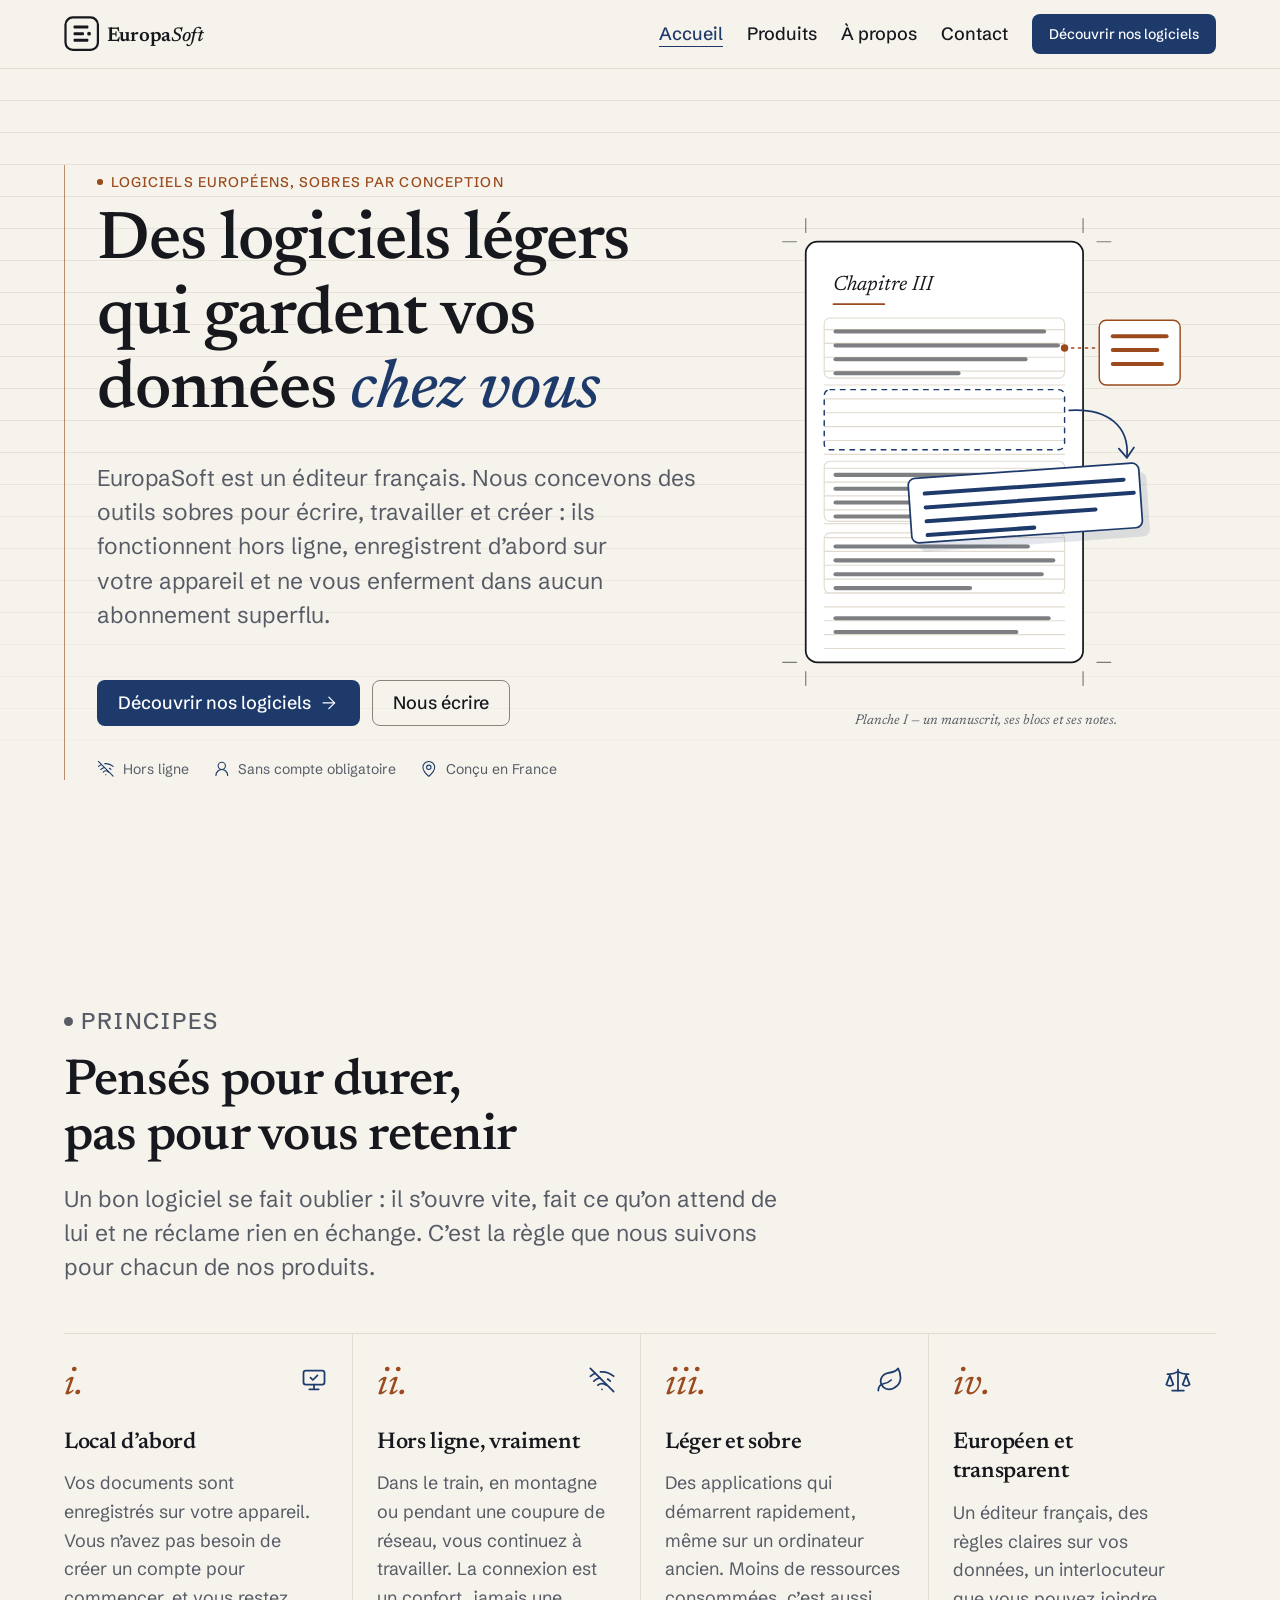
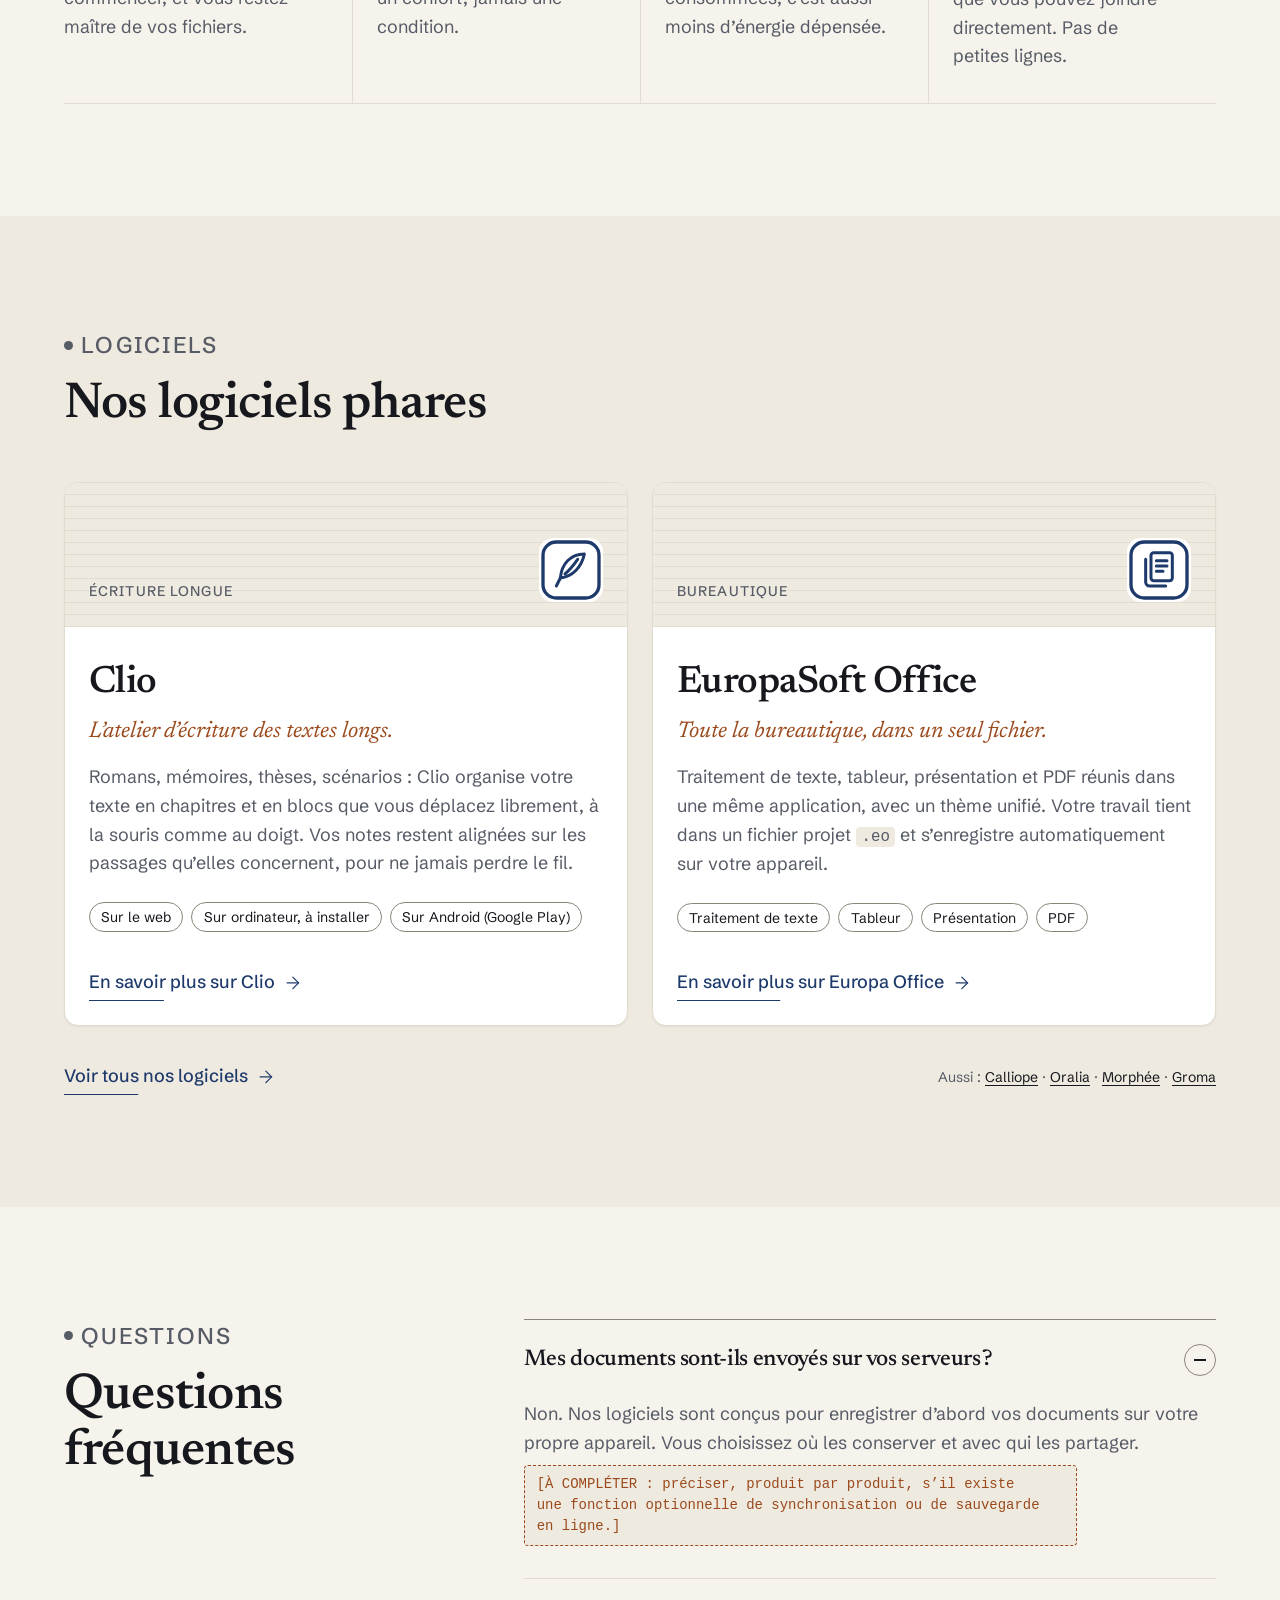
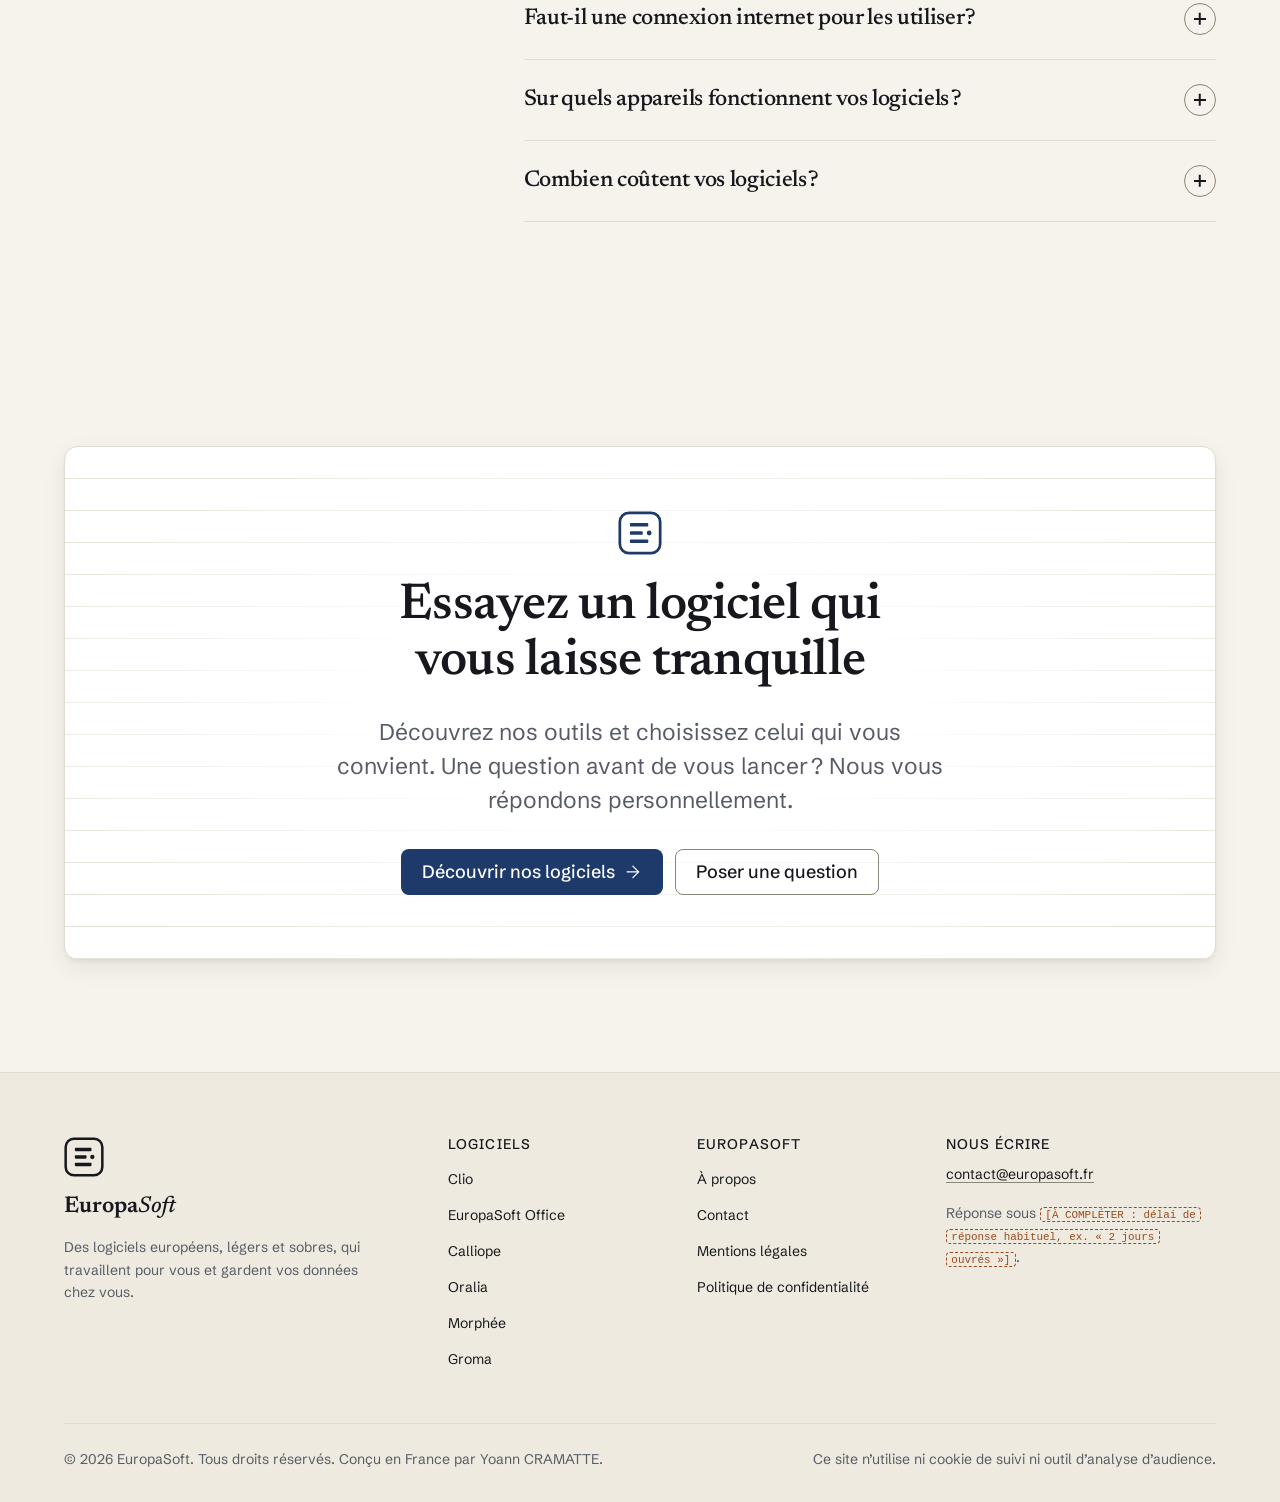
<file: index.html>
<!doctype html>
<html lang="fr">
<head>
<meta charset="utf-8">
  <meta name="robots" content="noindex, nofollow">
<meta name="viewport" content="width=device-width, initial-scale=1, viewport-fit=cover">
<title>EuropaSoft — Logiciels européens, légers et hors ligne</title>
<meta name="description" content="EuropaSoft conçoit des logiciels européens légers et sobres : écriture avec Clio, bureautique avec Europa Office. Vos données restent chez vous.">
<link rel="canonical" href="https://europasoft.fr/">
<meta name="theme-color" content="#F6F3EC" media="(prefers-color-scheme: light)">
<meta name="theme-color" content="#11141A" media="(prefers-color-scheme: dark)">
<meta name="color-scheme" content="light dark">
<meta property="og:type" content="website">
<meta property="og:site_name" content="EuropaSoft">
<meta property="og:locale" content="fr_FR">
<meta property="og:title" content="EuropaSoft — Logiciels européens, légers et hors ligne">
<meta property="og:description" content="EuropaSoft conçoit des logiciels européens légers et sobres : écriture avec Clio, bureautique avec Europa Office. Vos données restent chez vous.">
<meta property="og:url" content="https://europasoft.fr/">
<!-- [À COMPLÉTER : og:image 1200 × 630 en PNG ou JPEG (le SVG n’est pas lu par les réseaux sociaux)] -->
<meta name="twitter:card" content="summary">
<link rel="icon" href="assets/favicon.svg" type="image/svg+xml">
<link rel="manifest" href="site.webmanifest">
<link rel="preload" href="assets/fonts/newsreader-var.woff2" as="font" type="font/woff2" crossorigin>
<link rel="stylesheet" href="css/style.css">
<script>document.documentElement.classList.add("js")</script>
<script src="js/appinfo.js" defer></script>
<script src="js/main.js" defer></script>
<script type="application/ld+json">
{
  "@context": "https://schema.org",
  "@type": "Organization",
  "name": "EuropaSoft",
  "url": "https://europasoft.fr/",
  "logo": "https://europasoft.fr/assets/logo.svg",
  "email": "contact@europasoft.fr",
  "description": "EuropaSoft est un éditeur français. Nous concevons des outils sobres pour écrire, travailler et créer : ils fonctionnent hors ligne, enregistrent d'abord sur votre appareil et ne vous enferment dans aucun abonnement superflu.",
  "founder": {
    "@type": "Person",
    "name": "Yoann CRAMATTE"
  },
  "foundingDate": "2026",
  "address": {
    "@type": "PostalAddress",
    "streetAddress": "19 route d’Ueberstrass",
    "postalCode": "90370",
    "addressLocality": "Réchésy",
    "addressCountry": "FR"
  },
  "knowsLanguage": "fr"
}
</script>
</head><body>
<a class="skip-link" href="#contenu">Aller au contenu principal</a>

<header class="site-header">
  <div class="container site-header__bar">
    <a class="brand" href="index.html" aria-label="EuropaSoft, retour à l’accueil"><svg viewBox="0 0 228 48" width="228" height="48" aria-hidden="true" focusable="false" fill="currentColor"><rect x="2" y="2" width="44" height="44" rx="10" fill="none" stroke="currentColor" stroke-width="3"/><rect x="13" y="13" width="20" height="4" rx="1"/><rect x="13" y="22" width="14" height="4" rx="1"/><rect x="13" y="31" width="20" height="4" rx="1"/><circle cx="34" cy="24" r="2.6"/><text x="58" y="34" font-family="Newsreader, Georgia, serif" font-size="27" font-weight="600" letter-spacing="-0.4">Europa<tspan font-style="italic" font-weight="500">Soft</tspan></text></svg></a>
    <button class="menu-toggle" type="button" data-menu-toggle aria-controls="site-nav" aria-expanded="false" aria-label="Ouvrir le menu">
      <svg class="icon icon-open" viewBox="0 0 24 24" aria-hidden="true" focusable="false"><path d="M4 7h16M4 12h16M4 17h16"/></svg><svg class="icon icon-close" viewBox="0 0 24 24" aria-hidden="true" focusable="false"><path d="M18 6 6 18M6 6l12 12"/></svg><span aria-hidden="true">Menu</span>
    </button>
    <nav class="site-nav" id="site-nav" aria-label="Navigation principale">
      <ul>
        <li><a href="index.html" aria-current="page">Accueil</a></li>
        <li><a href="produits.html">Produits</a></li>
        <li><a href="a-propos.html">À propos</a></li>
        <li><a href="contact.html">Contact</a></li>
      </ul>
      <a class="btn btn--primary btn--small" href="produits.html">Découvrir nos logiciels</a>
    </nav>
  </div>
</header>

<main id="contenu" tabindex="-1">

<section class="hero" aria-labelledby="hero-titre">
  <div class="container hero__grid">
    <div class="hero__text">
      <p class="eyebrow">Logiciels européens, sobres par conception</p>
      <h1 id="hero-titre">Des logiciels légers qui gardent vos données <em>chez vous</em></h1>
      <p class="lead">EuropaSoft est un éditeur français. Nous concevons des outils sobres pour écrire, travailler et créer : ils fonctionnent hors ligne, enregistrent d’abord sur votre appareil et ne vous enferment dans aucun abonnement superflu.</p>
      <div class="btn-row">
        <a class="btn btn--primary" href="produits.html">Découvrir nos logiciels <svg class="icon" viewBox="0 0 24 24" aria-hidden="true" focusable="false"><path d="M5 12h14"/><path d="m12 5 7 7-7 7"/></svg></a>
        <a class="btn btn--secondary" href="contact.html">Nous écrire</a>
      </div>
      <ul class="hero__proofs" aria-label="En bref">
        <li><svg class="icon" viewBox="0 0 24 24" aria-hidden="true" focusable="false"><path d="M12 20h.01"/><path d="M8.5 16.43a5 5 0 0 1 7 0"/><path d="M2 8.82a15 15 0 0 1 4.17-2.65"/><path d="M10.66 5c4.01-.36 8.14.9 11.34 3.76"/><path d="M16.85 11.25a10 10 0 0 1 2.22 1.68"/><path d="M5 13a10 10 0 0 1 5.24-2.76"/><path d="m2 2 20 20"/></svg> Hors ligne</li>
        <li><svg class="icon" viewBox="0 0 24 24" aria-hidden="true" focusable="false"><circle cx="12" cy="8" r="5"/><path d="M20 21a8 8 0 0 0-16 0"/></svg> Sans compte obligatoire</li>
        <li><svg class="icon" viewBox="0 0 24 24" aria-hidden="true" focusable="false"><path d="M20 10c0 4.99-5.54 10.19-7.4 11.8a1 1 0 0 1-1.2 0C9.54 20.19 4 14.99 4 10a8 8 0 0 1 16 0"/><circle cx="12" cy="10" r="3"/></svg> Conçu en France</li>
      </ul>
    </div>
    <figure class="plate">
  <svg viewBox="0 0 360 420" aria-hidden="true" focusable="false" fill="none" stroke-linecap="round" stroke-linejoin="round">
    <!-- Repères de coupe d'imprimeur -->
    <g class="ink faint" stroke="currentColor" stroke-width="1">
      <path d="M24 4v12M4 24h12M264 4v12M276 24h12M24 396v12M4 388h12M264 396v12M276 388h12"/>
    </g>
    <!-- La feuille -->
    <rect class="paper ink" x="24" y="24" width="240" height="364" rx="10" stroke="currentColor" stroke-width="1.5"/>
    <path class="hair" d="M40 100h208M40 112h208M40 124h208M40 136h208M40 148h208M40 160h208M40 172h208M40 184h208M40 196h208M40 208h208M40 220h208M40 232h208M40 244h208M40 256h208M40 268h208M40 280h208M40 292h208M40 304h208M40 316h208M40 328h208M40 340h208M40 352h208M40 364h208M40 376h208" stroke-width="1"/>
    <text class="ink" x="48" y="66" font-size="18" fill="currentColor">Chapitre III</text>
    <path class="sienna" d="M48 78h44" stroke="currentColor" stroke-width="1.5"/>
    <!-- Bloc 1, relié à sa note -->
    <rect class="hair" x="40" y="90" width="208" height="52" rx="5" stroke-width="1"/>
    <g class="faint"><rect class="ink" x="48" y="100" width="184" height="3.5" rx="1.75" fill="currentColor"/><rect class="ink" x="48" y="112" width="196" height="3.5" rx="1.75" fill="currentColor"/><rect class="ink" x="48" y="124" width="168" height="3.5" rx="1.75" fill="currentColor"/><rect class="ink" x="48" y="136" width="110" height="3.5" rx="1.75" fill="currentColor"/></g>
    <!-- Emplacement laissé par le bloc déplacé -->
    <rect class="prussia" x="40" y="152" width="208" height="52" rx="5" stroke="currentColor" stroke-width="1.25" stroke-dasharray="4 5"/>
    <!-- Blocs suivants -->
    <rect class="hair" x="40" y="214" width="208" height="52" rx="5" stroke-width="1"/>
    <g class="faint"><rect class="ink" x="48" y="224" width="190" height="3.5" rx="1.75" fill="currentColor"/><rect class="ink" x="48" y="236" width="176" height="3.5" rx="1.75" fill="currentColor"/><rect class="ink" x="48" y="248" width="194" height="3.5" rx="1.75" fill="currentColor"/><rect class="ink" x="48" y="260" width="140" height="3.5" rx="1.75" fill="currentColor"/></g>
    <rect class="hair" x="40" y="276" width="208" height="52" rx="5" stroke-width="1"/>
    <g class="faint"><rect class="ink" x="48" y="286" width="170" height="3.5" rx="1.75" fill="currentColor"/><rect class="ink" x="48" y="298" width="192" height="3.5" rx="1.75" fill="currentColor"/><rect class="ink" x="48" y="310" width="182" height="3.5" rx="1.75" fill="currentColor"/><rect class="ink" x="48" y="322" width="120" height="3.5" rx="1.75" fill="currentColor"/></g>
    <g class="faint"><rect class="ink" x="48" y="348" width="188" height="3.5" rx="1.75" fill="currentColor"/><rect class="ink" x="48" y="360" width="160" height="3.5" rx="1.75" fill="currentColor"/></g>
    <!-- Note de marge, alignée sur le bloc 1 -->
    <g class="sienna">
      <path d="M248 116h30" stroke="currentColor" stroke-width="1.25" stroke-dasharray="2 4"/>
      <circle cx="248" cy="116" r="3.2" fill="currentColor"/>
      <rect class="paper" x="278" y="92" width="70" height="56" rx="6" stroke="currentColor" stroke-width="1.25"/>
      <rect class="sienna" x="288" y="104" width="50" height="3.5" rx="1.75" fill="currentColor"/><rect class="sienna" x="288" y="116" width="42" height="3.5" rx="1.75" fill="currentColor"/><rect class="sienna" x="288" y="128" width="46" height="3.5" rx="1.75" fill="currentColor"/>
    </g>
    <!-- Le bloc soulevé, en cours de déplacement -->
    <g class="prussia">
      <path d="M252 170c34-2 52 14 50 40" stroke="currentColor" stroke-width="1.5"/>
      <path d="M295 203l7 8 6-9" stroke="currentColor" stroke-width="1.5"/>
      <g transform="rotate(-4 216 250)">
        <rect x="120" y="230" width="200" height="56" rx="6" fill="currentColor" opacity="0.12"/>
        <rect class="paper" x="114" y="222" width="200" height="56" rx="6" stroke="currentColor" stroke-width="1.5"/>
        <rect class="prussia" x="126" y="234" width="176" height="3.5" rx="1.75" fill="currentColor"/><rect class="prussia" x="126" y="246" width="184" height="3.5" rx="1.75" fill="currentColor"/><rect class="prussia" x="126" y="258" width="150" height="3.5" rx="1.75" fill="currentColor"/><rect class="prussia" x="126" y="270" width="96" height="3.5" rx="1.75" fill="currentColor"/>
      </g>
    </g>
  </svg>
  <figcaption>Planche I — un manuscrit, ses blocs et ses notes.</figcaption>
</figure>
  </div>
</section>

<section class="section" aria-labelledby="principes-titre">
  <div class="container">
    <div class="section-head" data-reveal>
      <p class="eyebrow">Principes</p>
      <h2 id="principes-titre">Pensés pour durer, pas pour vous retenir</h2>
      <p>Un bon logiciel se fait oublier : il s’ouvre vite, fait ce qu’on attend de lui et ne réclame rien en échange. C’est la règle que nous suivons pour chacun de nos produits.</p>
    </div>
    <ul class="values" data-reveal>
        <li class="value">
          <div class="value__head"><span class="value__num" aria-hidden="true">i.</span><svg class="icon" viewBox="0 0 24 24" aria-hidden="true" focusable="false"><rect x="3" y="4" width="18" height="12" rx="2"/><path d="M8 20h8M12 16v4"/><path d="M9 10l2 2 4-4"/></svg></div>
          <h3>Local d’abord</h3>
          <p>Vos documents sont enregistrés sur votre appareil. Vous n’avez pas besoin de créer un compte pour commencer, et vous restez maître de vos fichiers.</p>
        </li>
        <li class="value">
          <div class="value__head"><span class="value__num" aria-hidden="true">ii.</span><svg class="icon" viewBox="0 0 24 24" aria-hidden="true" focusable="false"><path d="M12 20h.01"/><path d="M8.5 16.43a5 5 0 0 1 7 0"/><path d="M2 8.82a15 15 0 0 1 4.17-2.65"/><path d="M10.66 5c4.01-.36 8.14.9 11.34 3.76"/><path d="M16.85 11.25a10 10 0 0 1 2.22 1.68"/><path d="M5 13a10 10 0 0 1 5.24-2.76"/><path d="m2 2 20 20"/></svg></div>
          <h3>Hors ligne, vraiment</h3>
          <p>Dans le train, en montagne ou pendant une coupure de réseau, vous continuez à travailler. La connexion est un confort, jamais une condition.</p>
        </li>
        <li class="value">
          <div class="value__head"><span class="value__num" aria-hidden="true">iii.</span><svg class="icon" viewBox="0 0 24 24" aria-hidden="true" focusable="false"><path d="M11 20A7 7 0 0 1 9.8 6.1C15.5 5 17 4.48 19 2c1 2 2 4.18 2 8 0 5.5-4.78 10-10 10Z"/><path d="M2 21c0-3 1.85-5.36 5.08-6C9.5 14.52 12 13 13 12"/></svg></div>
          <h3>Léger et sobre</h3>
          <p>Des applications qui démarrent rapidement, même sur un ordinateur ancien. Moins de ressources consommées, c’est aussi moins d’énergie dépensée.</p>
        </li>
        <li class="value">
          <div class="value__head"><span class="value__num" aria-hidden="true">iv.</span><svg class="icon" viewBox="0 0 24 24" aria-hidden="true" focusable="false"><path d="m16 16 3-8 3 8c-.87.65-1.92 1-3 1s-2.13-.35-3-1Z"/><path d="m2 16 3-8 3 8c-.87.65-1.92 1-3 1s-2.13-.35-3-1Z"/><path d="M7 21h10"/><path d="M12 3v18"/><path d="M3 7h2c2 0 5-1 7-2 2 1 5 2 7 2h2"/></svg></div>
          <h3>Européen et transparent</h3>
          <p>Un éditeur français, des règles claires sur vos données, un interlocuteur que vous pouvez joindre directement. Pas de petites lignes.</p>
        </li>
    </ul>
  </div>
</section>

<section class="section section--alt" aria-labelledby="logiciels-titre">
  <div class="container">
    <div class="section-head" data-reveal>
      <p class="eyebrow">Logiciels</p>
      <h2 id="logiciels-titre">Nos logiciels phares</h2>
    </div>
    <div class="product-cards">
      <article class="product-card" data-reveal>
        <div class="product-card__head ruled">
          <span class="product-card__tag">Écriture longue</span>
          <span class="app-icon"><svg viewBox="0 0 48 48" aria-hidden="true" focusable="false" fill="none" stroke="currentColor" stroke-width="2.25" stroke-linecap="round" stroke-linejoin="round"><rect x="3" y="3" width="42" height="42" rx="10" stroke-width="2.5"/><path d="M34 12c-10 0-17 7-18 18 9-1 16-8 18-18z"/><path d="M16 30l-3 6"/><path d="M19.5 27c3.5-3 7-7.5 9.5-11"/></svg></span>
        </div>
        <div class="product-card__body">
          <h3>Clio</h3>
          <p class="product-card__hook">L’atelier d’écriture des textes longs.</p>
          <p class="product-card__text">Romans, mémoires, thèses, scénarios : Clio organise votre texte en chapitres et en blocs que vous déplacez librement, à la souris comme au doigt. Vos notes restent alignées sur les passages qu’elles concernent, pour ne jamais perdre le fil.</p>
          <ul class="chips" aria-label="Disponible">
            <li>Sur le web</li>
            <li>Sur ordinateur, à installer</li>
            <li>Sur Android (Google Play)</li>
          </ul>
          <div class="product-card__foot">
            <a class="link-arrow product-card__link" href="produits.html#clio">En savoir plus sur Clio <svg class="icon" viewBox="0 0 24 24" aria-hidden="true" focusable="false"><path d="M5 12h14"/><path d="m12 5 7 7-7 7"/></svg></a>
          </div>
        </div>
      </article>
      <article class="product-card" data-reveal>
        <div class="product-card__head ruled">
          <span class="product-card__tag">Bureautique</span>
          <span class="app-icon"><svg viewBox="0 0 48 48" aria-hidden="true" focusable="false" fill="none" stroke="currentColor" stroke-width="2.25" stroke-linecap="round" stroke-linejoin="round"><rect x="3" y="3" width="42" height="42" rx="10" stroke-width="2.5"/><rect x="18" y="11" width="16" height="21" rx="2"/><path d="M14 16v17a3 3 0 0 0 3 3h12"/><path d="M22 17h8M22 21h8M22 25h5"/></svg></span>
        </div>
        <div class="product-card__body">
          <h3>EuropaSoft Office</h3>
          <p class="product-card__hook">Toute la bureautique, dans un seul fichier.</p>
          <p class="product-card__text">Traitement de texte, tableur, présentation et PDF réunis dans une même application, avec un thème unifié. Votre travail tient dans un fichier projet <code>.eo</code> et s’enregistre automatiquement sur votre appareil.</p>
          <ul class="chips" aria-label="Outils réunis">
            <li>Traitement de texte</li>
            <li>Tableur</li>
            <li>Présentation</li>
            <li>PDF</li>
          </ul>
          <div class="product-card__foot">
            <a class="link-arrow product-card__link" href="produits.html#europa-office">En savoir plus sur Europa Office <svg class="icon" viewBox="0 0 24 24" aria-hidden="true" focusable="false"><path d="M5 12h14"/><path d="m12 5 7 7-7 7"/></svg></a>
          </div>
        </div>
      </article>
    </div>
    <div class="after-cards">
      <a class="link-arrow" href="produits.html">Voir tous nos logiciels <svg class="icon" viewBox="0 0 24 24" aria-hidden="true" focusable="false"><path d="M5 12h14"/><path d="m12 5 7 7-7 7"/></svg></a>
      <p>Aussi : <a href="produits.html#calliope">Calliope</a> · <a href="produits.html#oralia">Oralia</a> · <a href="produits.html#morphee">Morphée</a> · <a href="produits.html#groma">Groma</a></p>
    </div>
  </div>
</section>

<section class="section" id="faq" aria-labelledby="faq-titre">
  <div class="container faq-layout">
    <div class="section-head">
      <p class="eyebrow">Questions</p>
      <h2 id="faq-titre">Questions fréquentes</h2>
    </div>
    <div class="faq" data-reveal>
        <details open>
          <summary><h3>Mes documents sont-ils envoyés sur vos serveurs ?</h3><span class="faq__sign" aria-hidden="true"></span></summary>
          <div class="faq__answer"><p>Non. Nos logiciels sont conçus pour enregistrer d’abord vos documents sur votre propre appareil. Vous choisissez où les conserver et avec qui les partager.</p><p class="a-completer">[À COMPLÉTER : préciser, produit par produit, s’il existe une fonction optionnelle de synchronisation ou de sauvegarde en ligne.]</p></div>
        </details>
        <details>
          <summary><h3>Faut-il une connexion internet pour les utiliser ?</h3><span class="faq__sign" aria-hidden="true"></span></summary>
          <div class="faq__answer"><p>Non. Une fois l’application ouverte ou installée, vous pouvez travailler hors ligne. Une connexion n’est utile que pour télécharger l’application ou ses mises à jour.</p></div>
        </details>
        <details>
          <summary><h3>Sur quels appareils fonctionnent vos logiciels ?</h3><span class="faq__sign" aria-hidden="true"></span></summary>
          <div class="faq__answer"><p>Cela dépend du produit. Clio fonctionne dans le navigateur, en application à installer sur ordinateur et sur Android via Google Play. EuropaSoft Office tient dans un seul fichier qui s’ouvre dans un navigateur récent. Le détail de chaque logiciel figure sur la <a href="produits.html">page Produits</a>.</p><p class="a-completer">[À COMPLÉTER : systèmes d’exploitation pris en charge pour la version ordinateur de Clio.]</p></div>
        </details>
        <details>
          <summary><h3>Combien coûtent vos logiciels ?</h3><span class="faq__sign" aria-hidden="true"></span></summary>
          <div class="faq__answer"><p class="a-completer">[À COMPLÉTER : modèle tarifaire de chaque produit — gratuit, achat unique, abonnement, version d’essai.]</p><p>Notre principe reste le même : un prix clair, sans abonnement imposé quand il n’est pas justifié.</p></div>
        </details>
    </div>
  </div>
</section>

<section class="cta-band" aria-labelledby="cta-titre">
  <div class="container">
    <div class="cta-panel" data-reveal>
      <svg class="monogram" viewBox="0 0 48 48" aria-hidden="true" focusable="false" fill="currentColor"><rect x="2" y="2" width="44" height="44" rx="10" fill="none" stroke="currentColor" stroke-width="3"/><rect x="13" y="13" width="20" height="4" rx="1"/><rect x="13" y="22" width="14" height="4" rx="1"/><rect x="13" y="31" width="20" height="4" rx="1"/><circle cx="34" cy="24" r="2.6"/></svg>
      <h2 id="cta-titre">Essayez un logiciel qui vous laisse tranquille</h2>
      <p>Découvrez nos outils et choisissez celui qui vous convient. Une question avant de vous lancer ? Nous vous répondons personnellement.</p>
      <div class="btn-row">
        <a class="btn btn--primary" href="produits.html">Découvrir nos logiciels <svg class="icon" viewBox="0 0 24 24" aria-hidden="true" focusable="false"><path d="M5 12h14"/><path d="m12 5 7 7-7 7"/></svg></a>
        <a class="btn btn--secondary" href="contact.html">Poser une question</a>
      </div>
    </div>
  </div>
</section>

</main>

<footer class="site-footer">
  <div class="container">
    <div class="footer-grid">
      <div class="footer-brand">
        <svg class="monogram" viewBox="0 0 48 48" aria-hidden="true" focusable="false" fill="currentColor"><rect x="2" y="2" width="44" height="44" rx="10" fill="none" stroke="currentColor" stroke-width="3"/><rect x="13" y="13" width="20" height="4" rx="1"/><rect x="13" y="22" width="14" height="4" rx="1"/><rect x="13" y="31" width="20" height="4" rx="1"/><circle cx="34" cy="24" r="2.6"/></svg>
        <p class="footer-brand__name">Europa<em>Soft</em></p>
        <p>Des logiciels européens, légers et sobres, qui travaillent pour vous et gardent vos données chez vous.</p>
      </div>
      <nav aria-labelledby="f-logiciels">
        <h2 class="footer-title" id="f-logiciels">Logiciels</h2>
        <ul class="footer-list">
            <li><a href="produits.html#clio">Clio</a></li>
            <li><a href="produits.html#europa-office">EuropaSoft Office</a></li>
            <li><a href="produits.html#calliope">Calliope</a></li>
            <li><a href="produits.html#oralia">Oralia</a></li>
            <li><a href="produits.html#morphee">Morphée</a></li>
            <li><a href="produits.html#groma">Groma</a></li>
        </ul>
      </nav>
      <nav aria-labelledby="f-societe">
        <h2 class="footer-title" id="f-societe">EuropaSoft</h2>
        <ul class="footer-list">
          <li><a href="a-propos.html">À propos</a></li>
          <li><a href="contact.html">Contact</a></li>
          <li><a href="mentions-legales.html">Mentions légales</a></li>
          <li><a href="mentions-legales.html#confidentialite">Politique de confidentialité</a></li>
        </ul>
      </nav>
      <div>
        <h2 class="footer-title">Nous écrire</h2>
        <p><a href="mailto:contact@europasoft.fr" data-appinfo="contact">contact@europasoft.fr</a></p>
        <p>Réponse sous <span class="a-completer">[À COMPLÉTER : délai de réponse habituel, ex. « 2 jours ouvrés »]</span>.</p>
      </div>
    </div>
    <div class="footer-bottom">
      <p><span data-appinfo="copyright">© 2026 EuropaSoft. Tous droits réservés.</span> Conçu en France par <span data-appinfo="developer">Yoann CRAMATTE</span>.</p>
      <p>Ce site n’utilise ni cookie de suivi ni outil d’analyse d’audience.</p>
    </div>
  </div>
</footer>
</body>
</html>
</file>
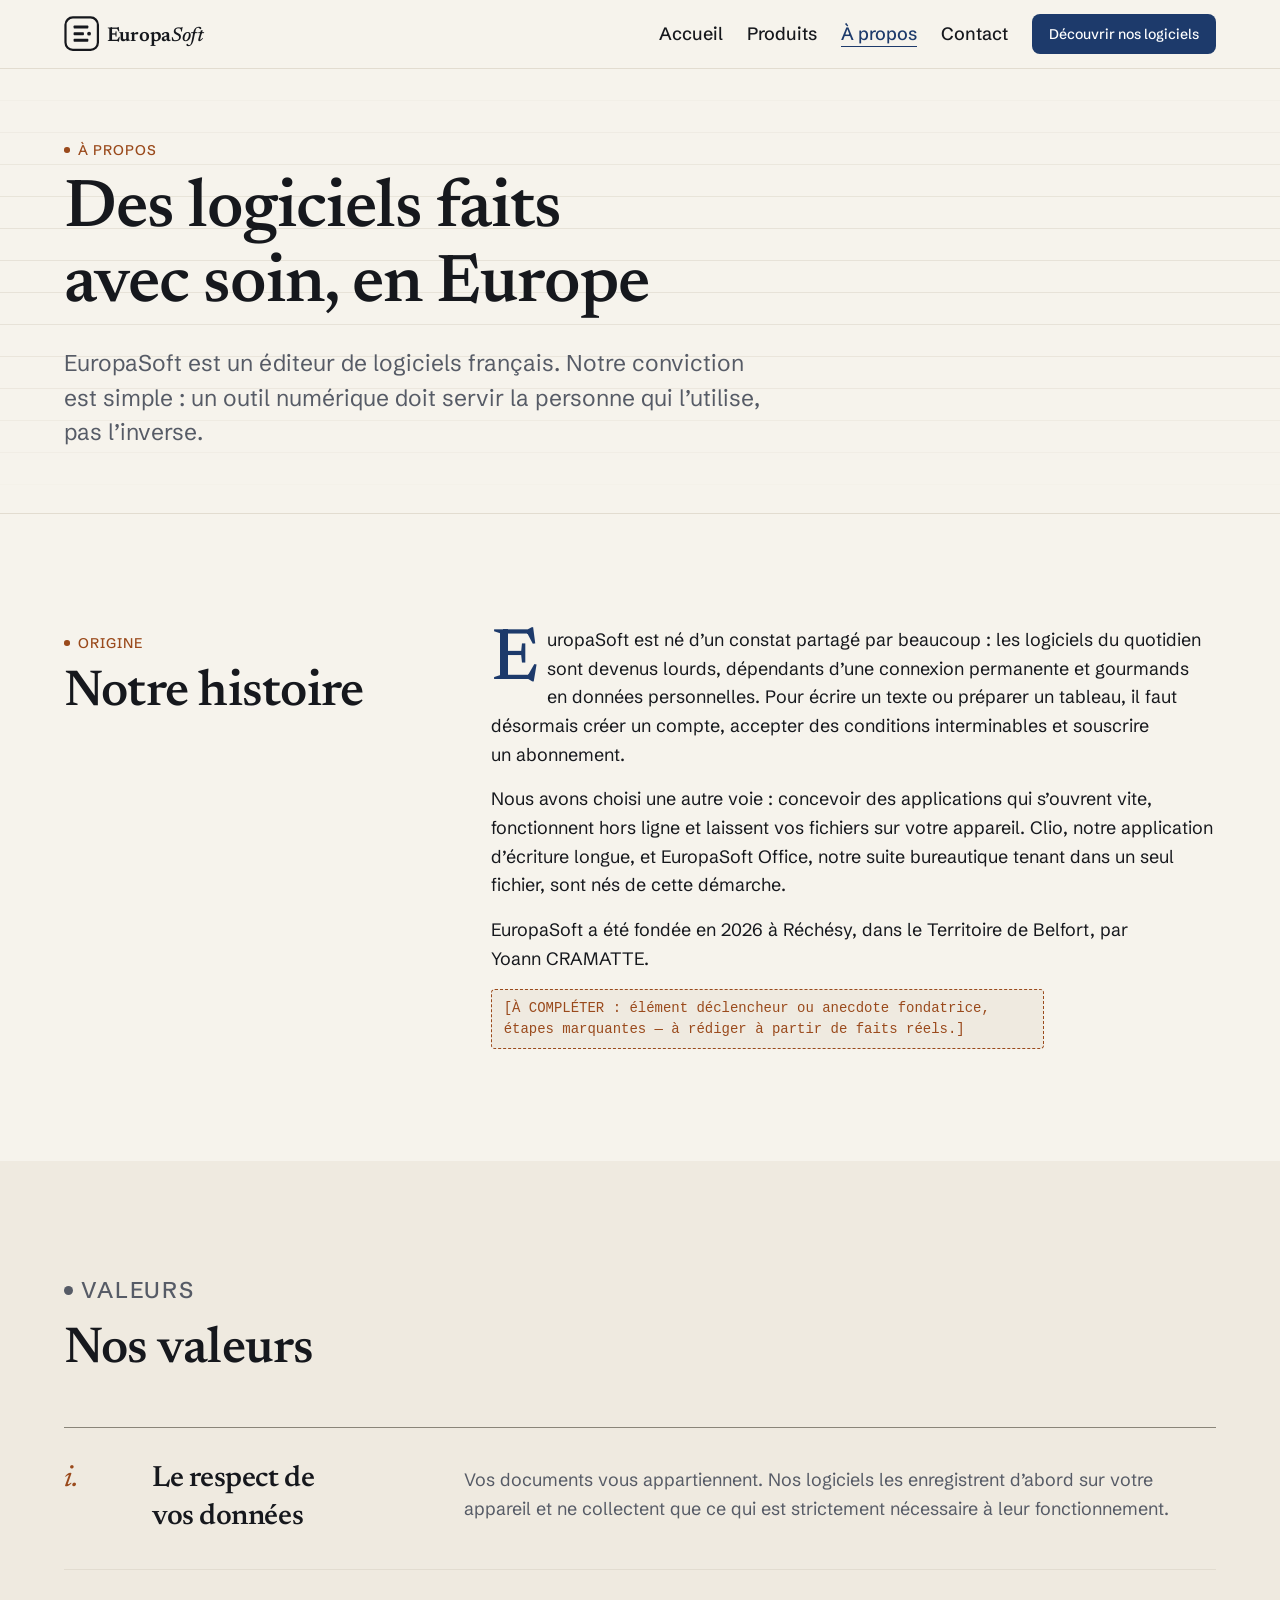
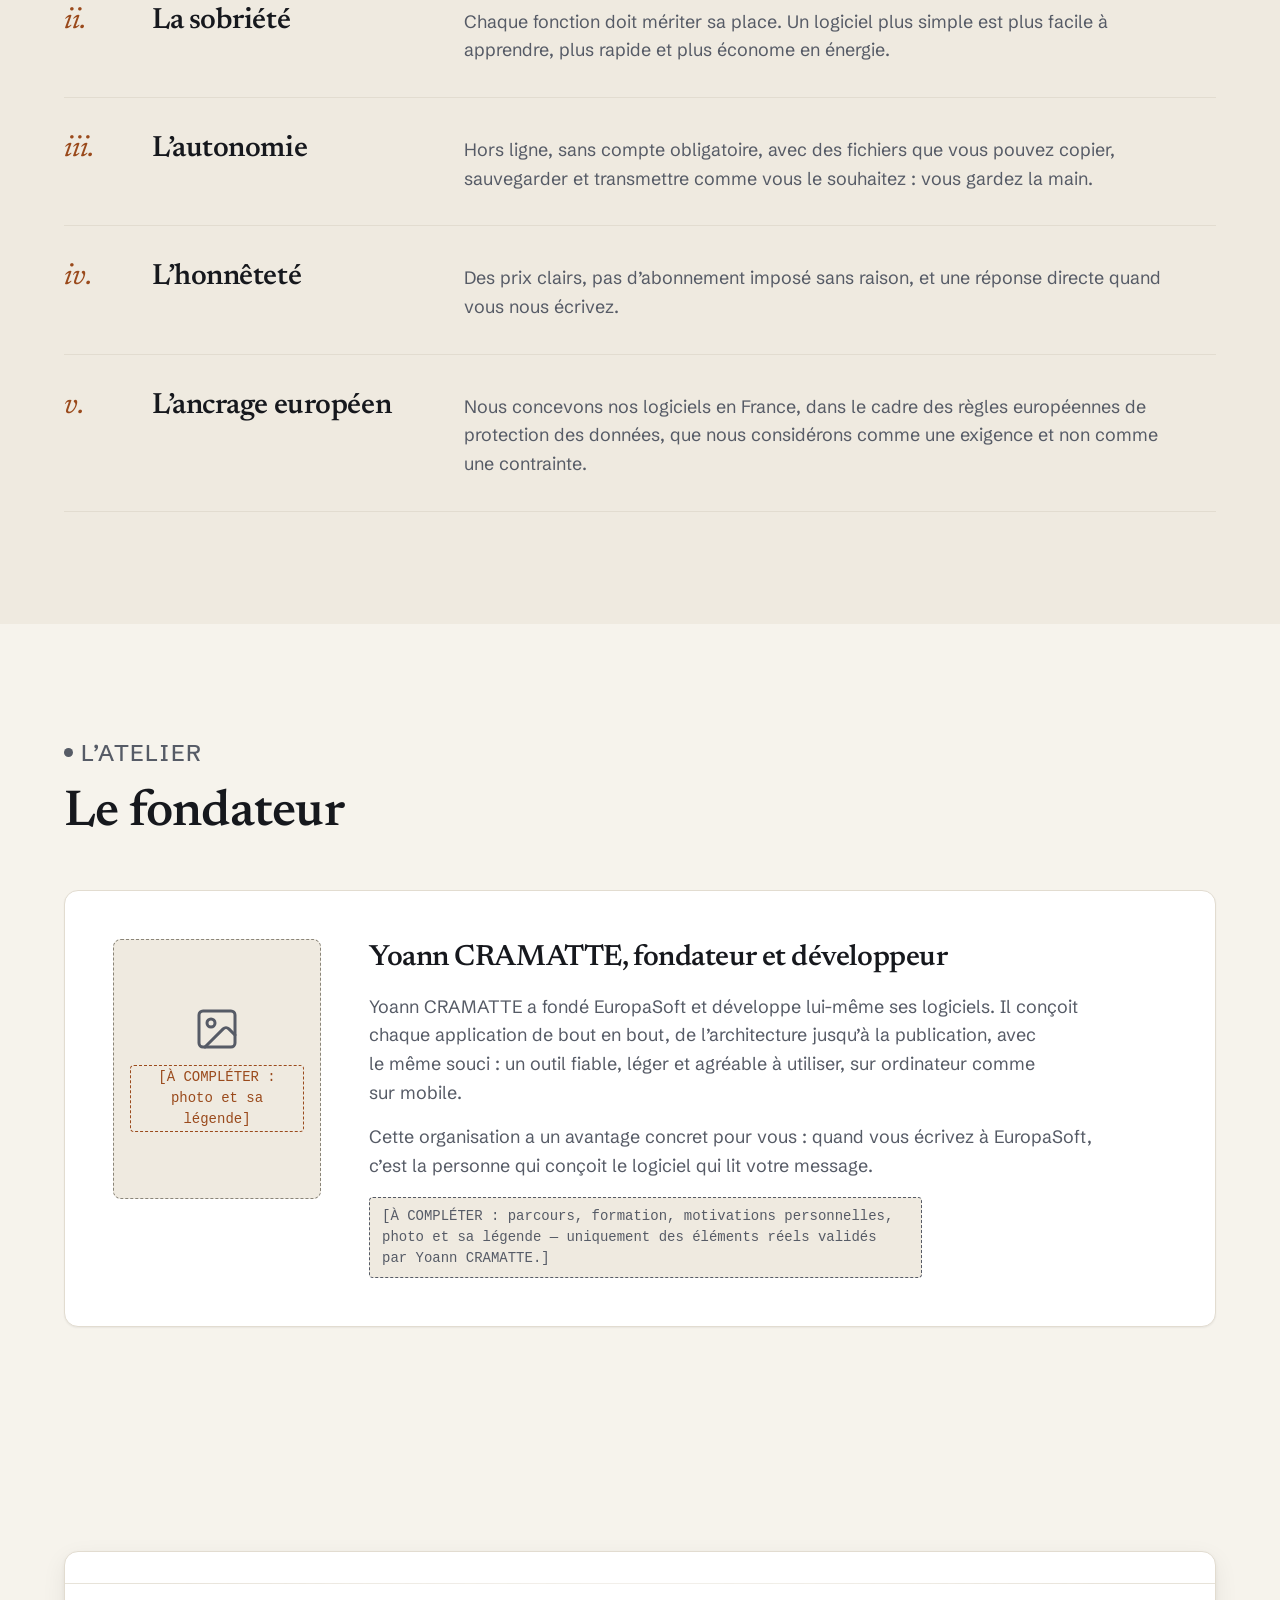
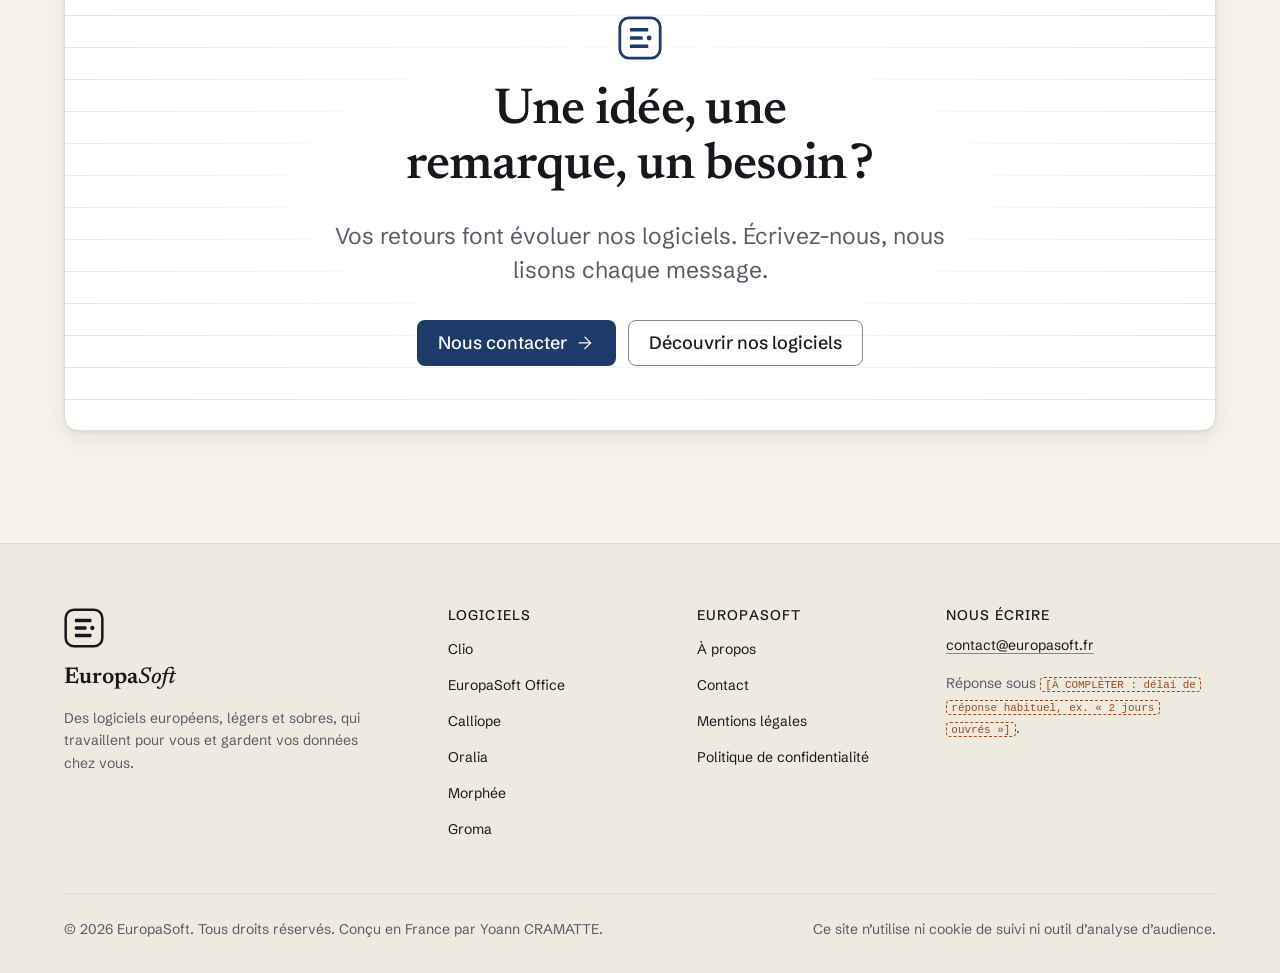
<file: a-propos.html>
<!doctype html>
<html lang="fr">
<head>
<meta charset="utf-8">
  <meta name="robots" content="noindex, nofollow">
<meta name="viewport" content="width=device-width, initial-scale=1, viewport-fit=cover">
<title>À propos d’EuropaSoft — Éditeur de logiciels français</title>
<meta name="description" content="EuropaSoft, éditeur français fondé par Yoann CRAMATTE, crée des logiciels sobres, utilisables hors ligne et respectueux de vos données.">
<link rel="canonical" href="https://europasoft.fr/a-propos.html">
<meta name="theme-color" content="#F6F3EC" media="(prefers-color-scheme: light)">
<meta name="theme-color" content="#11141A" media="(prefers-color-scheme: dark)">
<meta name="color-scheme" content="light dark">
<meta property="og:type" content="website">
<meta property="og:site_name" content="EuropaSoft">
<meta property="og:locale" content="fr_FR">
<meta property="og:title" content="À propos d’EuropaSoft — Éditeur de logiciels français">
<meta property="og:description" content="EuropaSoft, éditeur français fondé par Yoann CRAMATTE, crée des logiciels sobres, utilisables hors ligne et respectueux de vos données.">
<meta property="og:url" content="https://europasoft.fr/a-propos.html">
<!-- [À COMPLÉTER : og:image 1200 × 630 en PNG ou JPEG (le SVG n’est pas lu par les réseaux sociaux)] -->
<meta name="twitter:card" content="summary">
<link rel="icon" href="assets/favicon.svg" type="image/svg+xml">
<link rel="manifest" href="site.webmanifest">
<link rel="preload" href="assets/fonts/newsreader-var.woff2" as="font" type="font/woff2" crossorigin>
<link rel="stylesheet" href="css/style.css">
<script>document.documentElement.classList.add("js")</script>
<script src="js/appinfo.js" defer></script>
<script src="js/main.js" defer></script>
</head><body>
<a class="skip-link" href="#contenu">Aller au contenu principal</a>

<header class="site-header">
  <div class="container site-header__bar">
    <a class="brand" href="index.html" aria-label="EuropaSoft, retour à l’accueil"><svg viewBox="0 0 228 48" width="228" height="48" aria-hidden="true" focusable="false" fill="currentColor"><rect x="2" y="2" width="44" height="44" rx="10" fill="none" stroke="currentColor" stroke-width="3"/><rect x="13" y="13" width="20" height="4" rx="1"/><rect x="13" y="22" width="14" height="4" rx="1"/><rect x="13" y="31" width="20" height="4" rx="1"/><circle cx="34" cy="24" r="2.6"/><text x="58" y="34" font-family="Newsreader, Georgia, serif" font-size="27" font-weight="600" letter-spacing="-0.4">Europa<tspan font-style="italic" font-weight="500">Soft</tspan></text></svg></a>
    <button class="menu-toggle" type="button" data-menu-toggle aria-controls="site-nav" aria-expanded="false" aria-label="Ouvrir le menu">
      <svg class="icon icon-open" viewBox="0 0 24 24" aria-hidden="true" focusable="false"><path d="M4 7h16M4 12h16M4 17h16"/></svg><svg class="icon icon-close" viewBox="0 0 24 24" aria-hidden="true" focusable="false"><path d="M18 6 6 18M6 6l12 12"/></svg><span aria-hidden="true">Menu</span>
    </button>
    <nav class="site-nav" id="site-nav" aria-label="Navigation principale">
      <ul>
        <li><a href="index.html">Accueil</a></li>
        <li><a href="produits.html">Produits</a></li>
        <li><a href="a-propos.html" aria-current="page">À propos</a></li>
        <li><a href="contact.html">Contact</a></li>
      </ul>
      <a class="btn btn--primary btn--small" href="produits.html">Découvrir nos logiciels</a>
    </nav>
  </div>
</header>

<main id="contenu" tabindex="-1">

<section class="page-hero" aria-labelledby="page-titre">
  <div class="container">
    <p class="eyebrow">À propos</p>
    <h1 id="page-titre">Des logiciels faits avec soin, en Europe</h1>
    <p class="lead">EuropaSoft est un éditeur de logiciels français. Notre conviction est simple : un outil numérique doit servir la personne qui l’utilise, pas l’inverse.</p>
  </div>
</section>

<section class="section" aria-labelledby="histoire-titre">
  <div class="container split">
    <div>
      <p class="eyebrow">Origine</p>
      <h2 id="histoire-titre">Notre histoire</h2>
    </div>
    <div class="prose" data-reveal>
      <p class="dropcap">EuropaSoft est né d’un constat partagé par beaucoup : les logiciels du quotidien sont devenus lourds, dépendants d’une connexion permanente et gourmands en données personnelles. Pour écrire un texte ou préparer un tableau, il faut désormais créer un compte, accepter des conditions interminables et souscrire un abonnement.</p>
      <p>Nous avons choisi une autre voie : concevoir des applications qui s’ouvrent vite, fonctionnent hors ligne et laissent vos fichiers sur votre appareil. Clio, notre application d’écriture longue, et EuropaSoft Office, notre suite bureautique tenant dans un seul fichier, sont nés de cette démarche.</p>
      <p>EuropaSoft a été fondée en 2026 à Réchésy, dans le Territoire de Belfort, par Yoann CRAMATTE.</p>
      <p class="a-completer">[À COMPLÉTER : élément déclencheur ou anecdote fondatrice, étapes marquantes — à rédiger à partir de faits réels.]</p>
    </div>
  </div>
</section>

<section class="section section--alt" aria-labelledby="valeurs-titre">
  <div class="container">
    <div class="section-head" data-reveal>
      <p class="eyebrow">Valeurs</p>
      <h2 id="valeurs-titre">Nos valeurs</h2>
    </div>
    <ol class="value-list" role="list">
        <li data-reveal>
          <span class="value__num" aria-hidden="true">i.</span>
          <h3>Le respect de vos données</h3>
          <p>Vos documents vous appartiennent. Nos logiciels les enregistrent d’abord sur votre appareil et ne collectent que ce qui est strictement nécessaire à leur fonctionnement.</p>
        </li>
        <li data-reveal>
          <span class="value__num" aria-hidden="true">ii.</span>
          <h3>La sobriété</h3>
          <p>Chaque fonction doit mériter sa place. Un logiciel plus simple est plus facile à apprendre, plus rapide et plus économe en énergie.</p>
        </li>
        <li data-reveal>
          <span class="value__num" aria-hidden="true">iii.</span>
          <h3>L’autonomie</h3>
          <p>Hors ligne, sans compte obligatoire, avec des fichiers que vous pouvez copier, sauvegarder et transmettre comme vous le souhaitez : vous gardez la main.</p>
        </li>
        <li data-reveal>
          <span class="value__num" aria-hidden="true">iv.</span>
          <h3>L’honnêteté</h3>
          <p>Des prix clairs, pas d’abonnement imposé sans raison, et une réponse directe quand vous nous écrivez.</p>
        </li>
        <li data-reveal>
          <span class="value__num" aria-hidden="true">v.</span>
          <h3>L’ancrage européen</h3>
          <p>Nous concevons nos logiciels en France, dans le cadre des règles européennes de protection des données, que nous considérons comme une exigence et non comme une contrainte.</p>
        </li>
    </ol>
  </div>
</section>

<section class="section" aria-labelledby="fondateur-titre">
  <div class="container">
    <div class="section-head" data-reveal>
      <p class="eyebrow">L’atelier</p>
      <h2 id="fondateur-titre">Le fondateur</h2>
    </div>
    <article class="founder" data-reveal>
      <div class="founder__portrait">
        <svg class="icon" viewBox="0 0 24 24" aria-hidden="true" focusable="false"><rect x="3" y="3" width="18" height="18" rx="2"/><circle cx="9" cy="9" r="2"/><path d="m21 15-3.09-3.09a2 2 0 0 0-2.82 0L6 21"/></svg>
        <span class="a-completer">[À COMPLÉTER : photo et sa légende]</span>
      </div>
      <div>
        <h3>Yoann CRAMATTE, fondateur et développeur</h3>
        <p>Yoann CRAMATTE a fondé EuropaSoft et développe lui-même ses logiciels. Il conçoit chaque application de bout en bout, de l’architecture jusqu’à la publication, avec le même souci : un outil fiable, léger et agréable à utiliser, sur ordinateur comme sur mobile.</p>
        <p>Cette organisation a un avantage concret pour vous : quand vous écrivez à EuropaSoft, c’est la personne qui conçoit le logiciel qui lit votre message.</p>
        <p class="a-completer">[À COMPLÉTER : parcours, formation, motivations personnelles, photo et sa légende — uniquement des éléments réels validés par Yoann CRAMATTE.]</p>
      </div>
    </article>
  </div>
</section>

<section class="cta-band" aria-labelledby="cta-titre">
  <div class="container">
    <div class="cta-panel" data-reveal>
      <svg class="monogram" viewBox="0 0 48 48" aria-hidden="true" focusable="false" fill="currentColor"><rect x="2" y="2" width="44" height="44" rx="10" fill="none" stroke="currentColor" stroke-width="3"/><rect x="13" y="13" width="20" height="4" rx="1"/><rect x="13" y="22" width="14" height="4" rx="1"/><rect x="13" y="31" width="20" height="4" rx="1"/><circle cx="34" cy="24" r="2.6"/></svg>
      <h2 id="cta-titre">Une idée, une remarque, un besoin ?</h2>
      <p>Vos retours font évoluer nos logiciels. Écrivez-nous, nous lisons chaque message.</p>
      <div class="btn-row">
        <a class="btn btn--primary" href="contact.html">Nous contacter <svg class="icon" viewBox="0 0 24 24" aria-hidden="true" focusable="false"><path d="M5 12h14"/><path d="m12 5 7 7-7 7"/></svg></a>
        <a class="btn btn--secondary" href="produits.html">Découvrir nos logiciels</a>
      </div>
    </div>
  </div>
</section>

</main>

<footer class="site-footer">
  <div class="container">
    <div class="footer-grid">
      <div class="footer-brand">
        <svg class="monogram" viewBox="0 0 48 48" aria-hidden="true" focusable="false" fill="currentColor"><rect x="2" y="2" width="44" height="44" rx="10" fill="none" stroke="currentColor" stroke-width="3"/><rect x="13" y="13" width="20" height="4" rx="1"/><rect x="13" y="22" width="14" height="4" rx="1"/><rect x="13" y="31" width="20" height="4" rx="1"/><circle cx="34" cy="24" r="2.6"/></svg>
        <p class="footer-brand__name">Europa<em>Soft</em></p>
        <p>Des logiciels européens, légers et sobres, qui travaillent pour vous et gardent vos données chez vous.</p>
      </div>
      <nav aria-labelledby="f-logiciels">
        <h2 class="footer-title" id="f-logiciels">Logiciels</h2>
        <ul class="footer-list">
            <li><a href="produits.html#clio">Clio</a></li>
            <li><a href="produits.html#europa-office">EuropaSoft Office</a></li>
            <li><a href="produits.html#calliope">Calliope</a></li>
            <li><a href="produits.html#oralia">Oralia</a></li>
            <li><a href="produits.html#morphee">Morphée</a></li>
            <li><a href="produits.html#groma">Groma</a></li>
        </ul>
      </nav>
      <nav aria-labelledby="f-societe">
        <h2 class="footer-title" id="f-societe">EuropaSoft</h2>
        <ul class="footer-list">
          <li><a href="a-propos.html">À propos</a></li>
          <li><a href="contact.html">Contact</a></li>
          <li><a href="mentions-legales.html">Mentions légales</a></li>
          <li><a href="mentions-legales.html#confidentialite">Politique de confidentialité</a></li>
        </ul>
      </nav>
      <div>
        <h2 class="footer-title">Nous écrire</h2>
        <p><a href="mailto:contact@europasoft.fr" data-appinfo="contact">contact@europasoft.fr</a></p>
        <p>Réponse sous <span class="a-completer">[À COMPLÉTER : délai de réponse habituel, ex. « 2 jours ouvrés »]</span>.</p>
      </div>
    </div>
    <div class="footer-bottom">
      <p><span data-appinfo="copyright">© 2026 EuropaSoft. Tous droits réservés.</span> Conçu en France par <span data-appinfo="developer">Yoann CRAMATTE</span>.</p>
      <p>Ce site n’utilise ni cookie de suivi ni outil d’analyse d’audience.</p>
    </div>
  </div>
</footer>
</body>
</html>
</file>
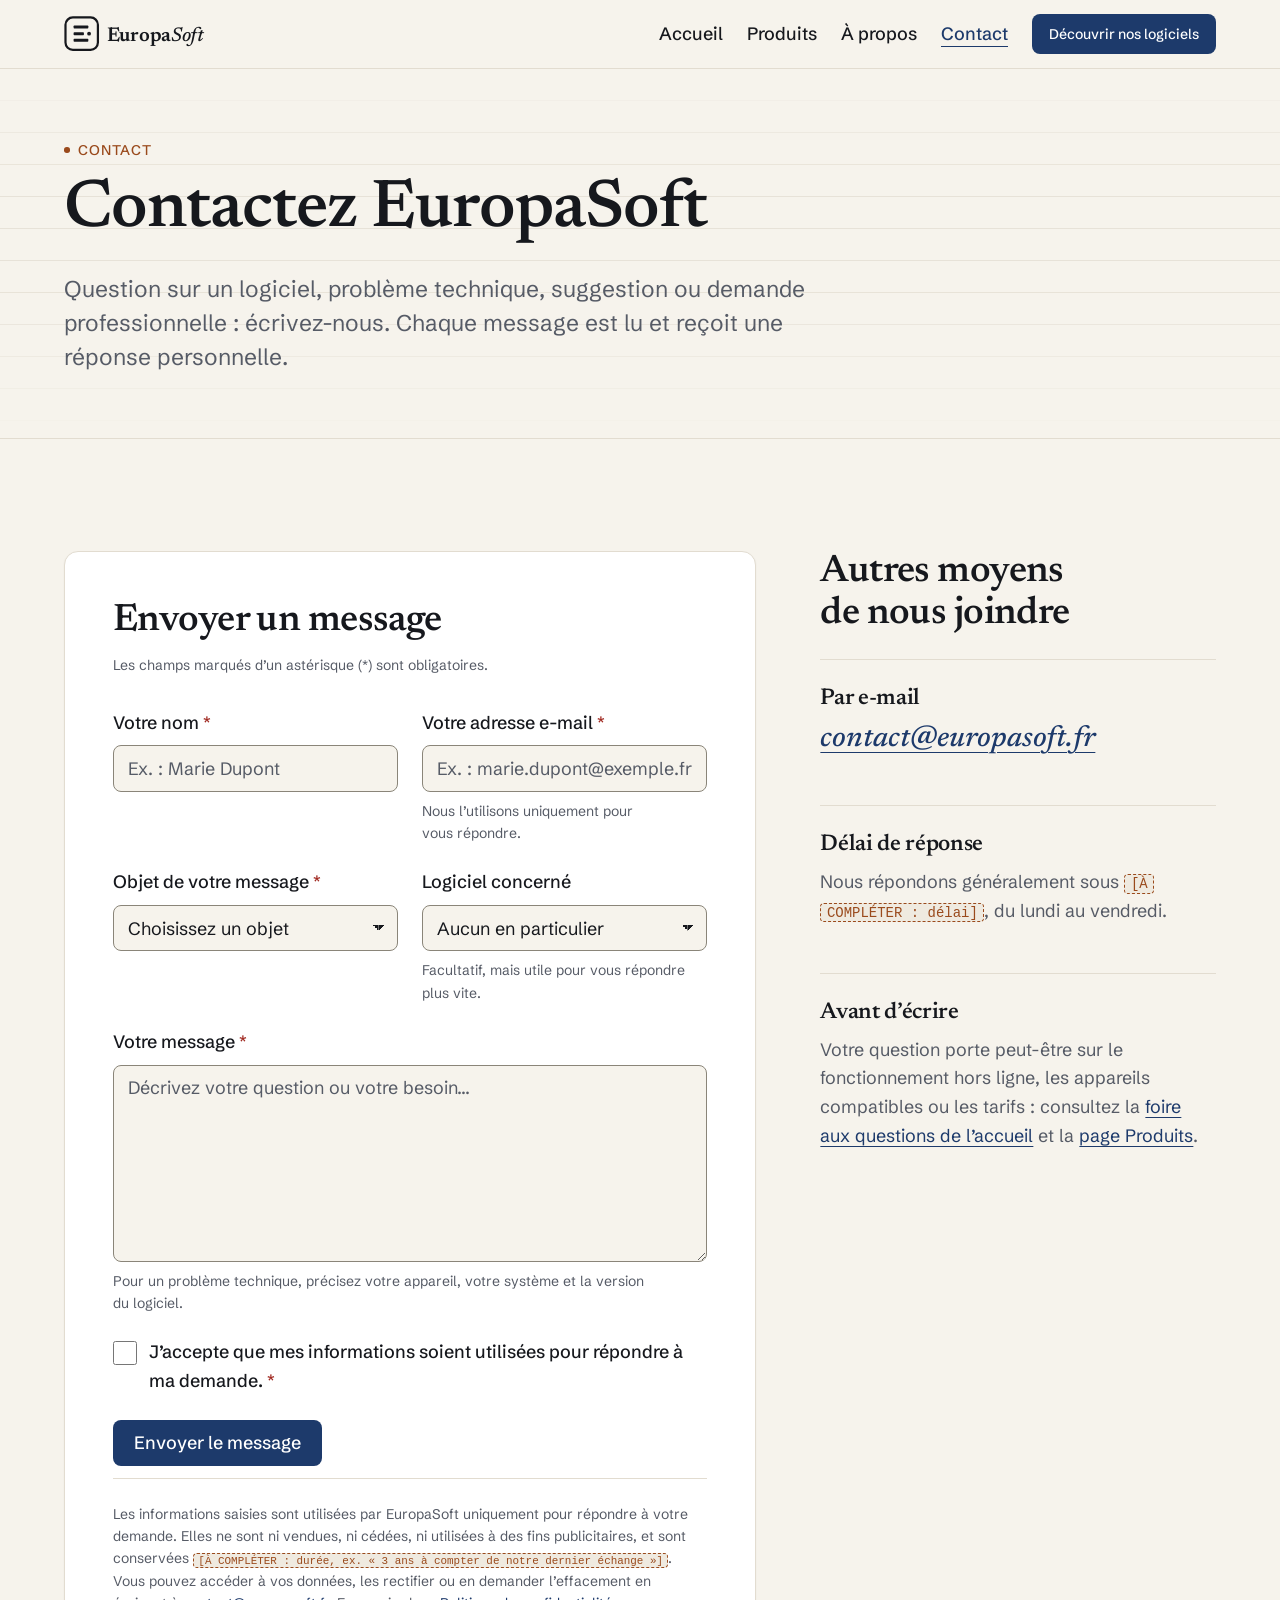
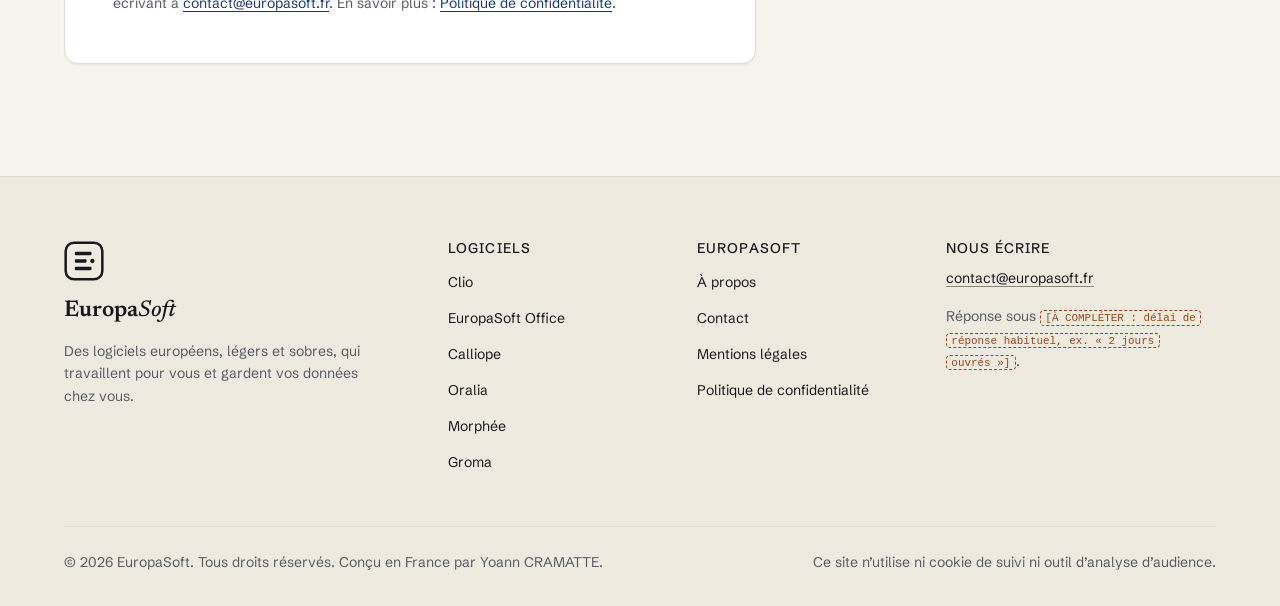
<file: contact.html>
<!doctype html>
<html lang="fr">
<head>
<meta charset="utf-8">
  <meta name="robots" content="noindex, nofollow">
<meta name="viewport" content="width=device-width, initial-scale=1, viewport-fit=cover">
<title>Contact — Écrire à l’équipe EuropaSoft</title>
<meta name="description" content="Une question sur Clio, Europa Office ou nos autres logiciels ? Écrivez à EuropaSoft via ce formulaire ou à contact@europasoft.fr.">
<link rel="canonical" href="https://europasoft.fr/contact.html">
<meta name="theme-color" content="#F6F3EC" media="(prefers-color-scheme: light)">
<meta name="theme-color" content="#11141A" media="(prefers-color-scheme: dark)">
<meta name="color-scheme" content="light dark">
<meta property="og:type" content="website">
<meta property="og:site_name" content="EuropaSoft">
<meta property="og:locale" content="fr_FR">
<meta property="og:title" content="Contact — Écrire à l’équipe EuropaSoft">
<meta property="og:description" content="Une question sur Clio, Europa Office ou nos autres logiciels ? Écrivez à EuropaSoft via ce formulaire ou à contact@europasoft.fr.">
<meta property="og:url" content="https://europasoft.fr/contact.html">
<!-- [À COMPLÉTER : og:image 1200 × 630 en PNG ou JPEG (le SVG n’est pas lu par les réseaux sociaux)] -->
<meta name="twitter:card" content="summary">
<link rel="icon" href="assets/favicon.svg" type="image/svg+xml">
<link rel="manifest" href="site.webmanifest">
<link rel="preload" href="assets/fonts/newsreader-var.woff2" as="font" type="font/woff2" crossorigin>
<link rel="stylesheet" href="css/style.css">
<script>document.documentElement.classList.add("js")</script>
<script src="js/appinfo.js" defer></script>
<script src="js/main.js" defer></script>
</head><body>
<a class="skip-link" href="#contenu">Aller au contenu principal</a>

<header class="site-header">
  <div class="container site-header__bar">
    <a class="brand" href="index.html" aria-label="EuropaSoft, retour à l’accueil"><svg viewBox="0 0 228 48" width="228" height="48" aria-hidden="true" focusable="false" fill="currentColor"><rect x="2" y="2" width="44" height="44" rx="10" fill="none" stroke="currentColor" stroke-width="3"/><rect x="13" y="13" width="20" height="4" rx="1"/><rect x="13" y="22" width="14" height="4" rx="1"/><rect x="13" y="31" width="20" height="4" rx="1"/><circle cx="34" cy="24" r="2.6"/><text x="58" y="34" font-family="Newsreader, Georgia, serif" font-size="27" font-weight="600" letter-spacing="-0.4">Europa<tspan font-style="italic" font-weight="500">Soft</tspan></text></svg></a>
    <button class="menu-toggle" type="button" data-menu-toggle aria-controls="site-nav" aria-expanded="false" aria-label="Ouvrir le menu">
      <svg class="icon icon-open" viewBox="0 0 24 24" aria-hidden="true" focusable="false"><path d="M4 7h16M4 12h16M4 17h16"/></svg><svg class="icon icon-close" viewBox="0 0 24 24" aria-hidden="true" focusable="false"><path d="M18 6 6 18M6 6l12 12"/></svg><span aria-hidden="true">Menu</span>
    </button>
    <nav class="site-nav" id="site-nav" aria-label="Navigation principale">
      <ul>
        <li><a href="index.html">Accueil</a></li>
        <li><a href="produits.html">Produits</a></li>
        <li><a href="a-propos.html">À propos</a></li>
        <li><a href="contact.html" aria-current="page">Contact</a></li>
      </ul>
      <a class="btn btn--primary btn--small" href="produits.html">Découvrir nos logiciels</a>
    </nav>
  </div>
</header>

<main id="contenu" tabindex="-1">

<section class="page-hero" aria-labelledby="page-titre">
  <div class="container">
    <p class="eyebrow">Contact</p>
    <h1 id="page-titre">Contactez EuropaSoft</h1>
    <p class="lead">Question sur un logiciel, problème technique, suggestion ou demande professionnelle : écrivez-nous. Chaque message est lu et reçoit une réponse personnelle.</p>
  </div>
</section>

<section class="section">
  <div class="container contact-layout">

    <section class="form-card" aria-labelledby="form-titre">
      <h2 id="form-titre">Envoyer un message</h2>
      <p>Les champs marqués d’un astérisque (*) sont obligatoires.</p>

      <!--
        BRANCHEMENT D'UN SERVICE D'ENVOI — à choisir par Yoann.
        Aucun serveur n'est relié pour l'instant : le formulaire ouvre le logiciel
        de messagerie du visiteur (action mailto: vers l'adresse d'AppInfo.json).
        Pour brancher un service (formulaire hébergé dans l'UE, fonction serveur
        de l'hébergeur…), renseigner son URL dans l'attribut data-endpoint
        ci-dessous : js/main.js enverra alors les données en POST (FormData)
        et affichera les messages de succès ou d'erreur prévus plus bas.
        Pour le repli sans JavaScript, remplacer aussi action, method et enctype.
        Mettre à jour ensuite la politique de confidentialité (destinataires).
      -->
      <form class="form" action="mailto:contact@europasoft.fr" method="post" enctype="text/plain"
            data-contact-form data-appinfo-action="contact" data-endpoint="">

        <div class="form-alert form-alert--error" data-form-summary tabindex="-1" hidden>
          <p>Certains champs sont à compléter ou à corriger. Vérifiez les éléments signalés ci-dessous.</p>
          <ul></ul>
        </div>

        <div class="form__row">
          <div class="field">
            <label for="nom">Votre nom <span class="req" aria-hidden="true">*</span></label>
            <input class="input" id="nom" name="nom" type="text" autocomplete="name" required
                   placeholder="Ex.&nbsp;: Marie Dupont" aria-describedby="nom-error"
                   data-error="Merci d’indiquer votre nom.">
            <p class="field__error" id="nom-error"></p>
          </div>
          <div class="field">
            <label for="email">Votre adresse e-mail <span class="req" aria-hidden="true">*</span></label>
            <input class="input" id="email" name="email" type="email" autocomplete="email" inputmode="email" required
                   placeholder="Ex.&nbsp;: marie.dupont@exemple.fr" aria-describedby="email-hint email-error"
                   data-error="Merci d’indiquer une adresse e-mail valide (ex.&nbsp;: nom@exemple.fr).">
            <p class="field__hint" id="email-hint">Nous l’utilisons uniquement pour vous répondre.</p>
            <p class="field__error" id="email-error"></p>
          </div>
        </div>

        <div class="form__row">
          <div class="field">
            <label for="objet">Objet de votre message <span class="req" aria-hidden="true">*</span></label>
            <select class="select" id="objet" name="objet" required aria-describedby="objet-error"
                    data-error="Merci de choisir l’objet de votre message.">
              <option value="" selected>Choisissez un objet</option>
              <option>Question sur un logiciel</option>
              <option>Problème technique</option>
              <option>Suggestion ou idée d’amélioration</option>
              <option>Demande professionnelle ou partenariat</option>
              <option>Presse</option>
              <option>Autre</option>
            </select>
            <p class="field__error" id="objet-error"></p>
          </div>
          <div class="field">
            <label for="logiciel">Logiciel concerné</label>
            <select class="select" id="logiciel" name="logiciel" aria-describedby="logiciel-hint">
              <option value="">Aucun en particulier</option>
              <option>Clio</option>
              <option>EuropaSoft Office</option>
              <option>Calliope</option>
              <option>Oralia</option>
              <option>Morphée</option>
              <option>Groma</option>
            </select>
            <p class="field__hint" id="logiciel-hint">Facultatif, mais utile pour vous répondre plus vite.</p>
          </div>
        </div>

        <div class="field">
          <label for="message">Votre message <span class="req" aria-hidden="true">*</span></label>
          <textarea class="textarea" id="message" name="message" rows="7" required minlength="20" data-minlength="20"
                    placeholder="Décrivez votre question ou votre besoin…" aria-describedby="message-hint message-error"
                    data-error="Merci d’écrire votre message (20 caractères minimum)."></textarea>
          <p class="field__hint" id="message-hint">Pour un problème technique, précisez votre appareil, votre système et la version du logiciel.</p>
          <p class="field__error" id="message-error"></p>
        </div>

        <div class="field check">
          <input id="consentement" name="consentement" type="checkbox" value="oui" required aria-describedby="consentement-error"
                 data-error="Merci de cocher cette case pour que nous puissions vous répondre.">
          <label for="consentement">J’accepte que mes informations soient utilisées pour répondre à ma demande. <span class="req" aria-hidden="true">*</span></label>
          <p class="field__error" id="consentement-error"></p>
        </div>

        <div class="form__actions">
          <button class="btn btn--primary" type="submit" data-sending="Envoi en cours…">Envoyer le message</button>
        </div>
      </form>

      <!-- Texte provisoire (mode mailto:, sans service d'envoi) : à valider par Yoann. -->
      <div class="form-alert form-alert--info" data-form-status="mailto" tabindex="-1" role="status" hidden>
        <p><strong>Votre logiciel de messagerie va s’ouvrir.</strong> Votre message y est prérempli : il ne vous reste qu’à l’envoyer. Si rien ne s’ouvre, écrivez-nous directement à <a href="mailto:contact@europasoft.fr" data-appinfo="contact">contact@europasoft.fr</a>.</p>
      </div>
      <div class="form-alert form-alert--success" data-form-status="success" tabindex="-1" role="status" hidden>
        <p><strong>Merci, votre message est bien parti.</strong> Nous vous répondrons à l’adresse indiquée sous <span class="a-completer">[À COMPLÉTER : délai, ex. « 2 jours ouvrés »]</span>. Pensez à vérifier votre dossier de courriers indésirables.</p>
      </div>
      <div class="form-alert form-alert--error" data-form-status="error" tabindex="-1" role="alert" hidden>
        <p><strong>Votre message n’a pas pu être envoyé.</strong> Un problème technique est survenu. Votre texte n’a pas été effacé : réessayez dans quelques instants, ou écrivez-nous directement à <a href="mailto:contact@europasoft.fr" data-appinfo="contact">contact@europasoft.fr</a>.</p>
      </div>

      <p class="rgpd" id="rgpd">Les informations saisies sont utilisées par EuropaSoft uniquement pour répondre à votre demande. Elles ne sont ni vendues, ni cédées, ni utilisées à des fins publicitaires, et sont conservées <span class="a-completer">[À COMPLÉTER : durée, ex. « 3 ans à compter de notre dernier échange »]</span>. Vous pouvez accéder à vos données, les rectifier ou en demander l’effacement en écrivant à <a href="mailto:contact@europasoft.fr" data-appinfo="contact">contact@europasoft.fr</a>. En savoir plus : <a href="mentions-legales.html#confidentialite">Politique de confidentialité</a>.</p>
    </section>

    <aside class="contact-aside" aria-labelledby="autres-titre">
      <h2 id="autres-titre">Autres moyens de nous joindre</h2>
      <div class="aside-block">
        <h3>Par e-mail</h3>
        <a class="aside-mail" href="mailto:contact@europasoft.fr" data-appinfo="contact">contact@europasoft.fr</a>
      </div>
      <div class="aside-block">
        <h3>Délai de réponse</h3>
        <p>Nous répondons généralement sous <span class="a-completer">[À COMPLÉTER : délai]</span>, du lundi au vendredi.</p>
      </div>
      <div class="aside-block">
        <h3>Avant d’écrire</h3>
        <p>Votre question porte peut-être sur le fonctionnement hors ligne, les appareils compatibles ou les tarifs : consultez la <a href="index.html#faq">foire aux questions de l’accueil</a> et la <a href="produits.html">page Produits</a>.</p>
      </div>
    </aside>

  </div>
</section>

</main>

<footer class="site-footer">
  <div class="container">
    <div class="footer-grid">
      <div class="footer-brand">
        <svg class="monogram" viewBox="0 0 48 48" aria-hidden="true" focusable="false" fill="currentColor"><rect x="2" y="2" width="44" height="44" rx="10" fill="none" stroke="currentColor" stroke-width="3"/><rect x="13" y="13" width="20" height="4" rx="1"/><rect x="13" y="22" width="14" height="4" rx="1"/><rect x="13" y="31" width="20" height="4" rx="1"/><circle cx="34" cy="24" r="2.6"/></svg>
        <p class="footer-brand__name">Europa<em>Soft</em></p>
        <p>Des logiciels européens, légers et sobres, qui travaillent pour vous et gardent vos données chez vous.</p>
      </div>
      <nav aria-labelledby="f-logiciels">
        <h2 class="footer-title" id="f-logiciels">Logiciels</h2>
        <ul class="footer-list">
            <li><a href="produits.html#clio">Clio</a></li>
            <li><a href="produits.html#europa-office">EuropaSoft Office</a></li>
            <li><a href="produits.html#calliope">Calliope</a></li>
            <li><a href="produits.html#oralia">Oralia</a></li>
            <li><a href="produits.html#morphee">Morphée</a></li>
            <li><a href="produits.html#groma">Groma</a></li>
        </ul>
      </nav>
      <nav aria-labelledby="f-societe">
        <h2 class="footer-title" id="f-societe">EuropaSoft</h2>
        <ul class="footer-list">
          <li><a href="a-propos.html">À propos</a></li>
          <li><a href="contact.html">Contact</a></li>
          <li><a href="mentions-legales.html">Mentions légales</a></li>
          <li><a href="mentions-legales.html#confidentialite">Politique de confidentialité</a></li>
        </ul>
      </nav>
      <div>
        <h2 class="footer-title">Nous écrire</h2>
        <p><a href="mailto:contact@europasoft.fr" data-appinfo="contact">contact@europasoft.fr</a></p>
        <p>Réponse sous <span class="a-completer">[À COMPLÉTER : délai de réponse habituel, ex. « 2 jours ouvrés »]</span>.</p>
      </div>
    </div>
    <div class="footer-bottom">
      <p><span data-appinfo="copyright">© 2026 EuropaSoft. Tous droits réservés.</span> Conçu en France par <span data-appinfo="developer">Yoann CRAMATTE</span>.</p>
      <p>Ce site n’utilise ni cookie de suivi ni outil d’analyse d’audience.</p>
    </div>
  </div>
</footer>
</body>
</html>
</file>
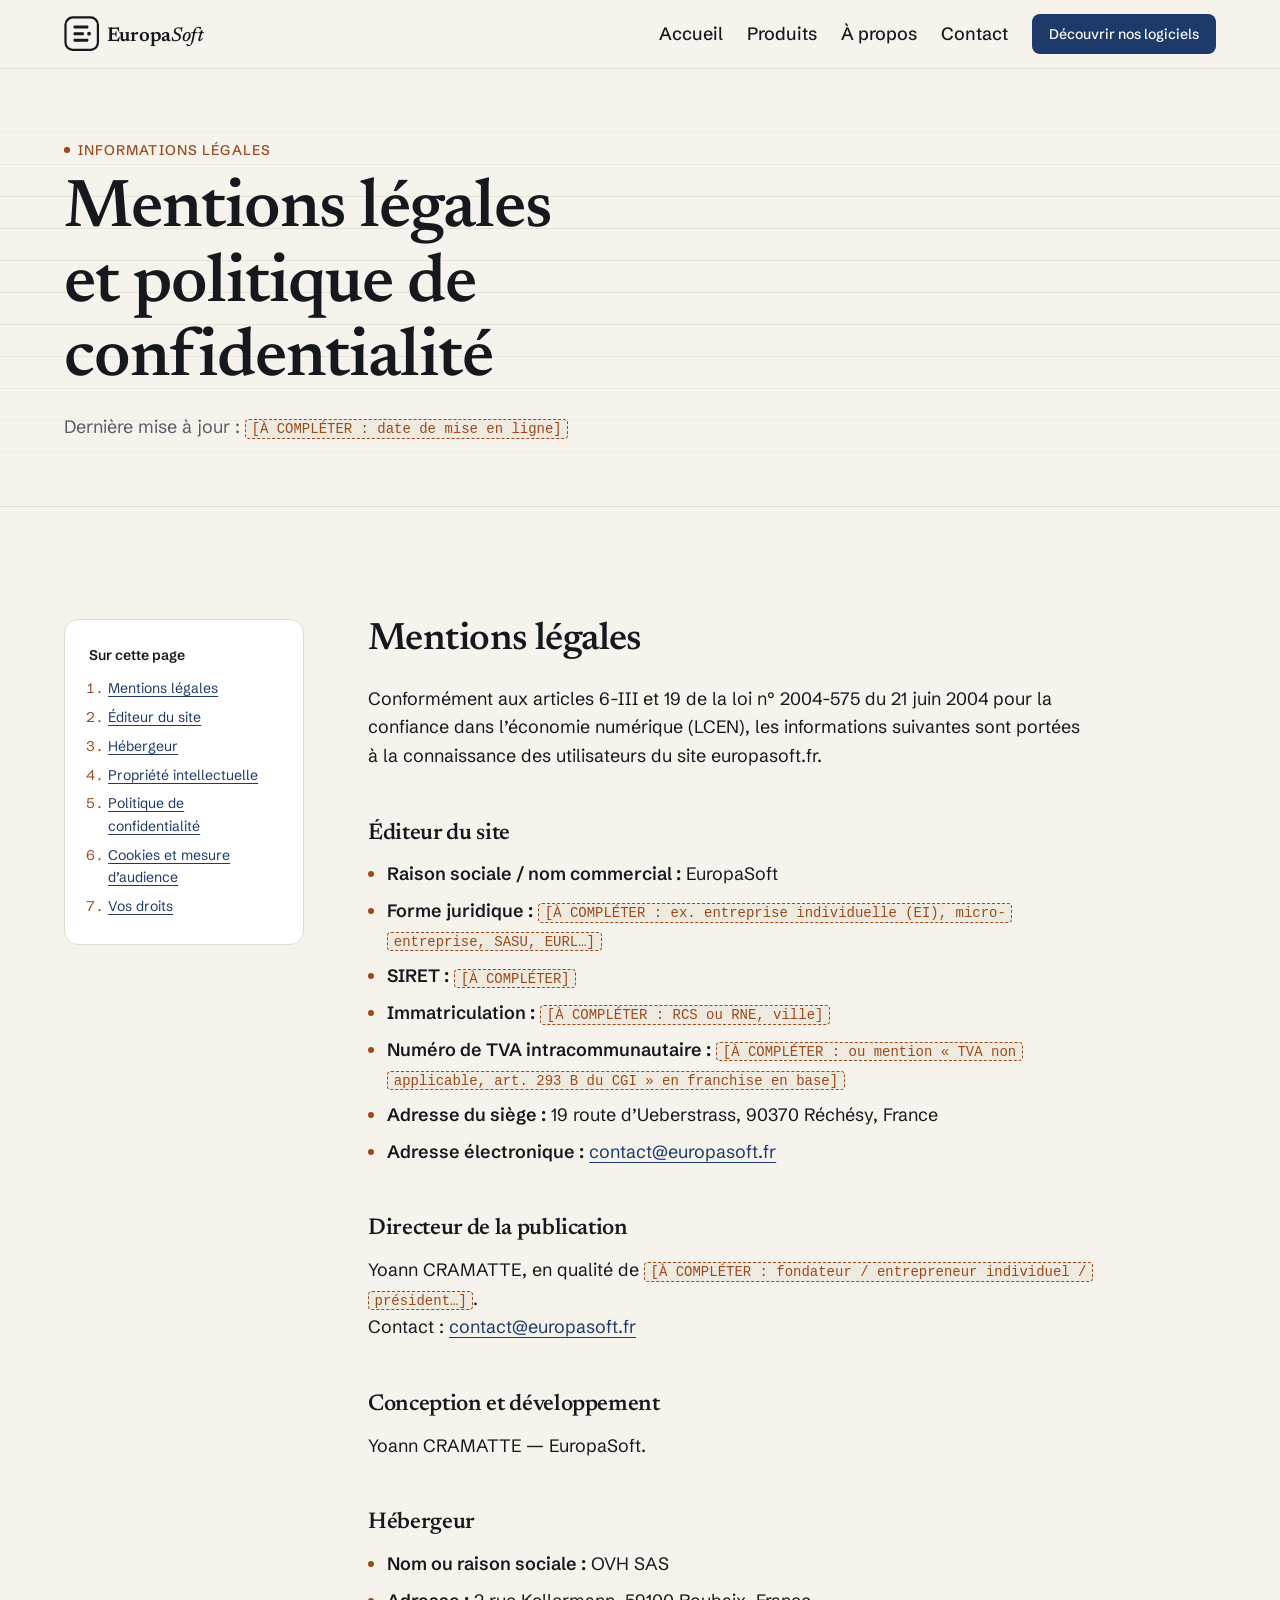
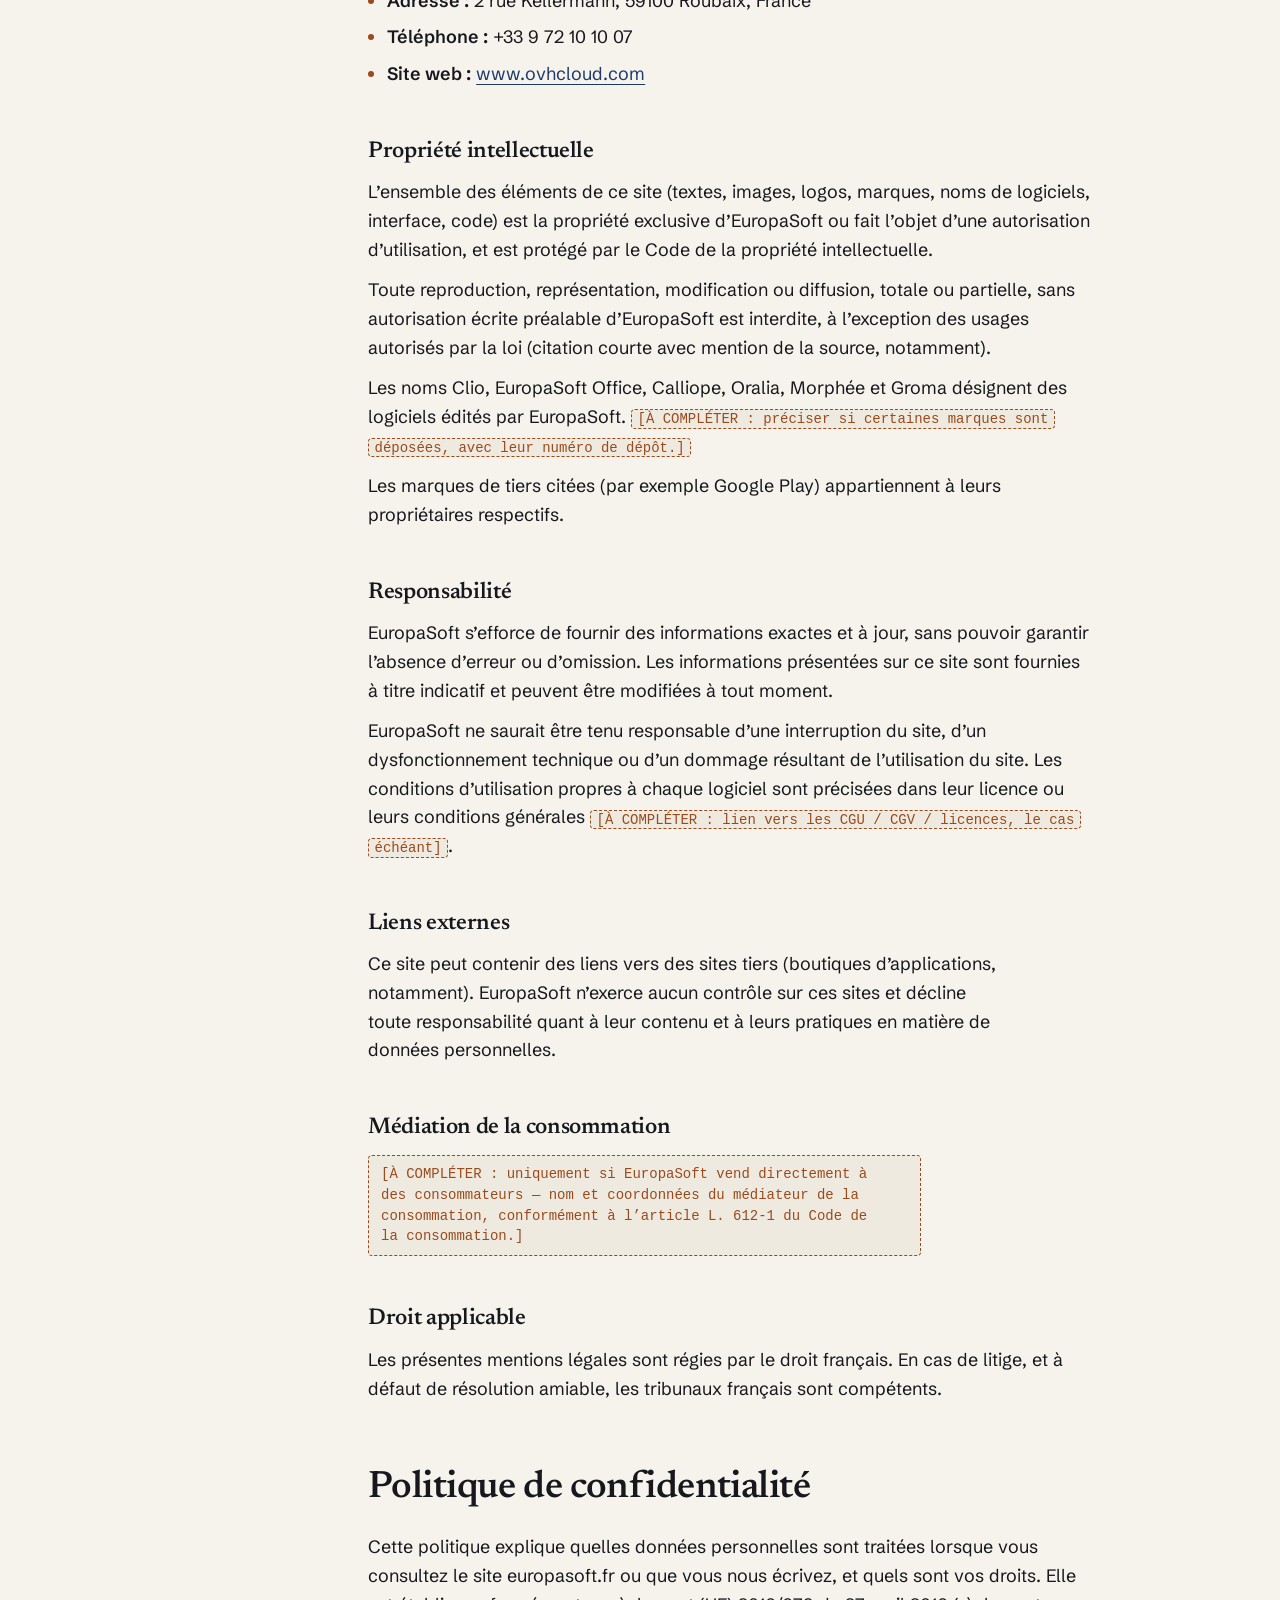
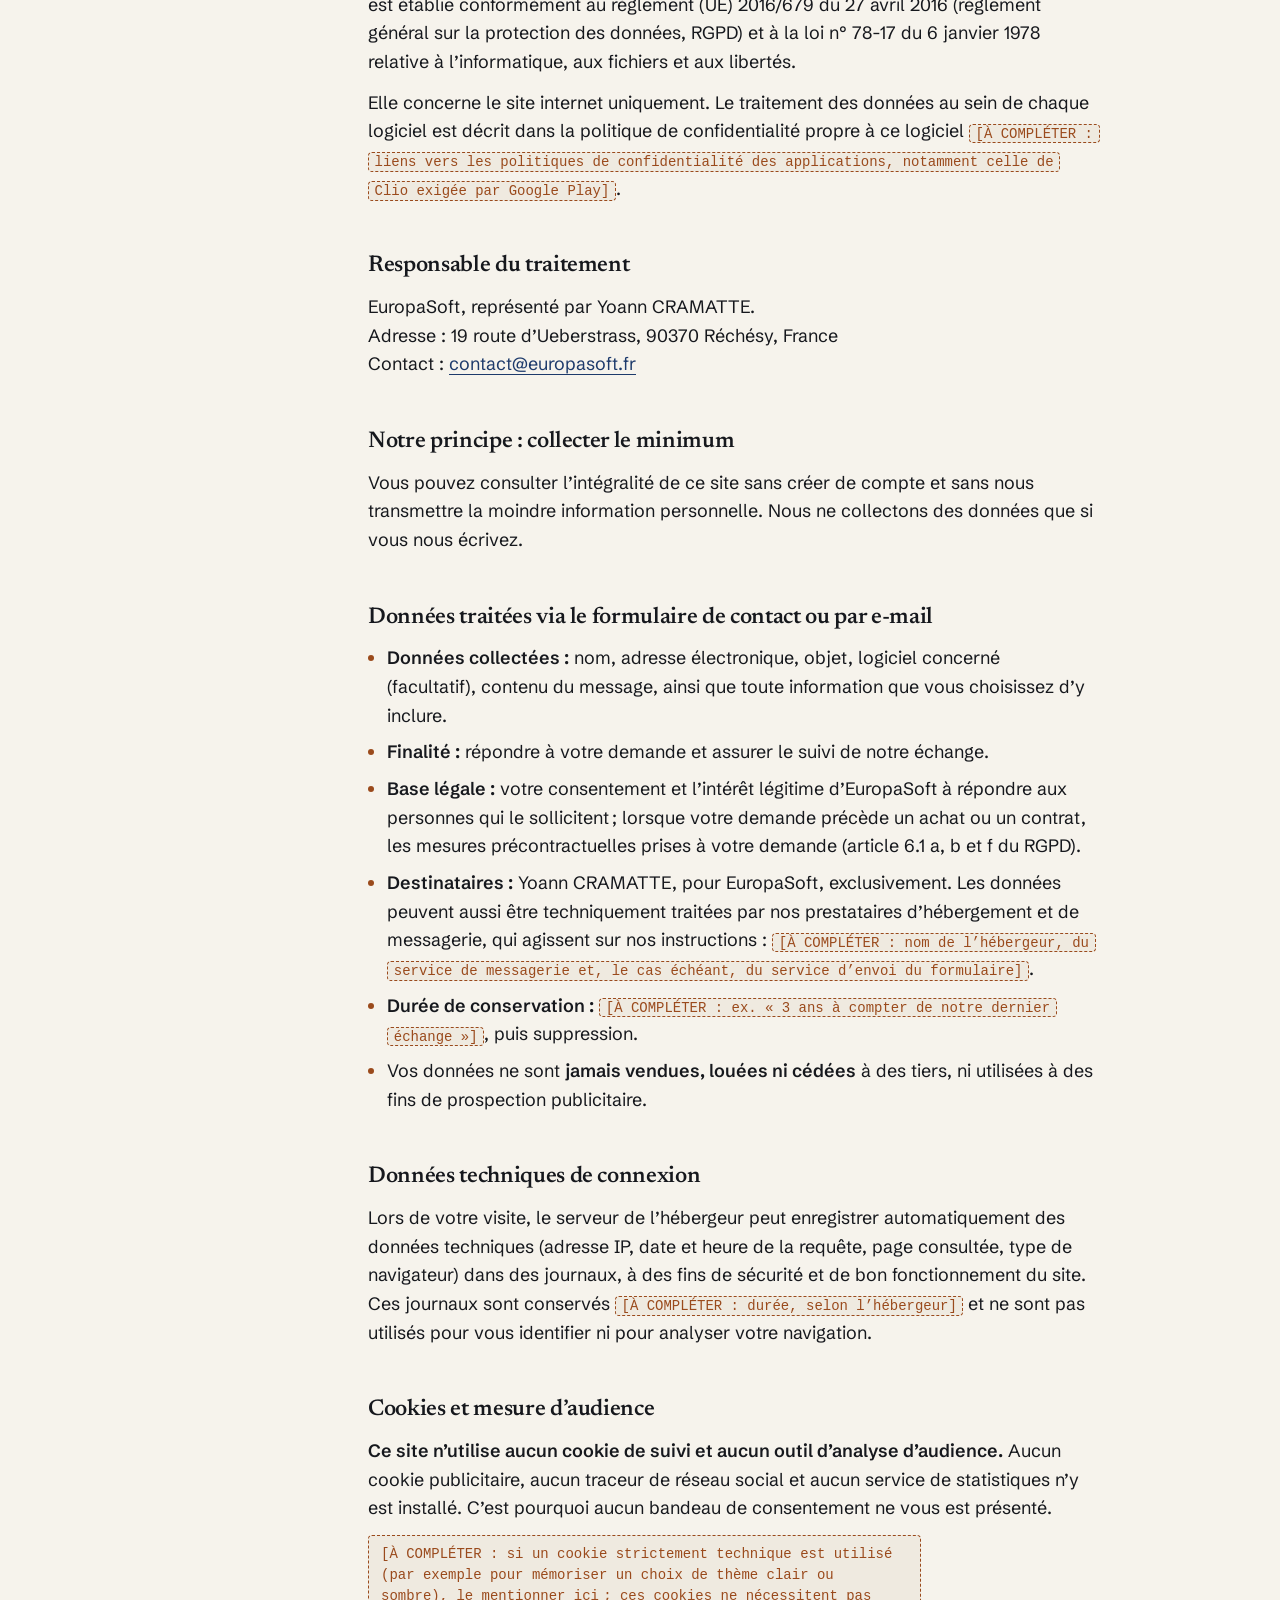
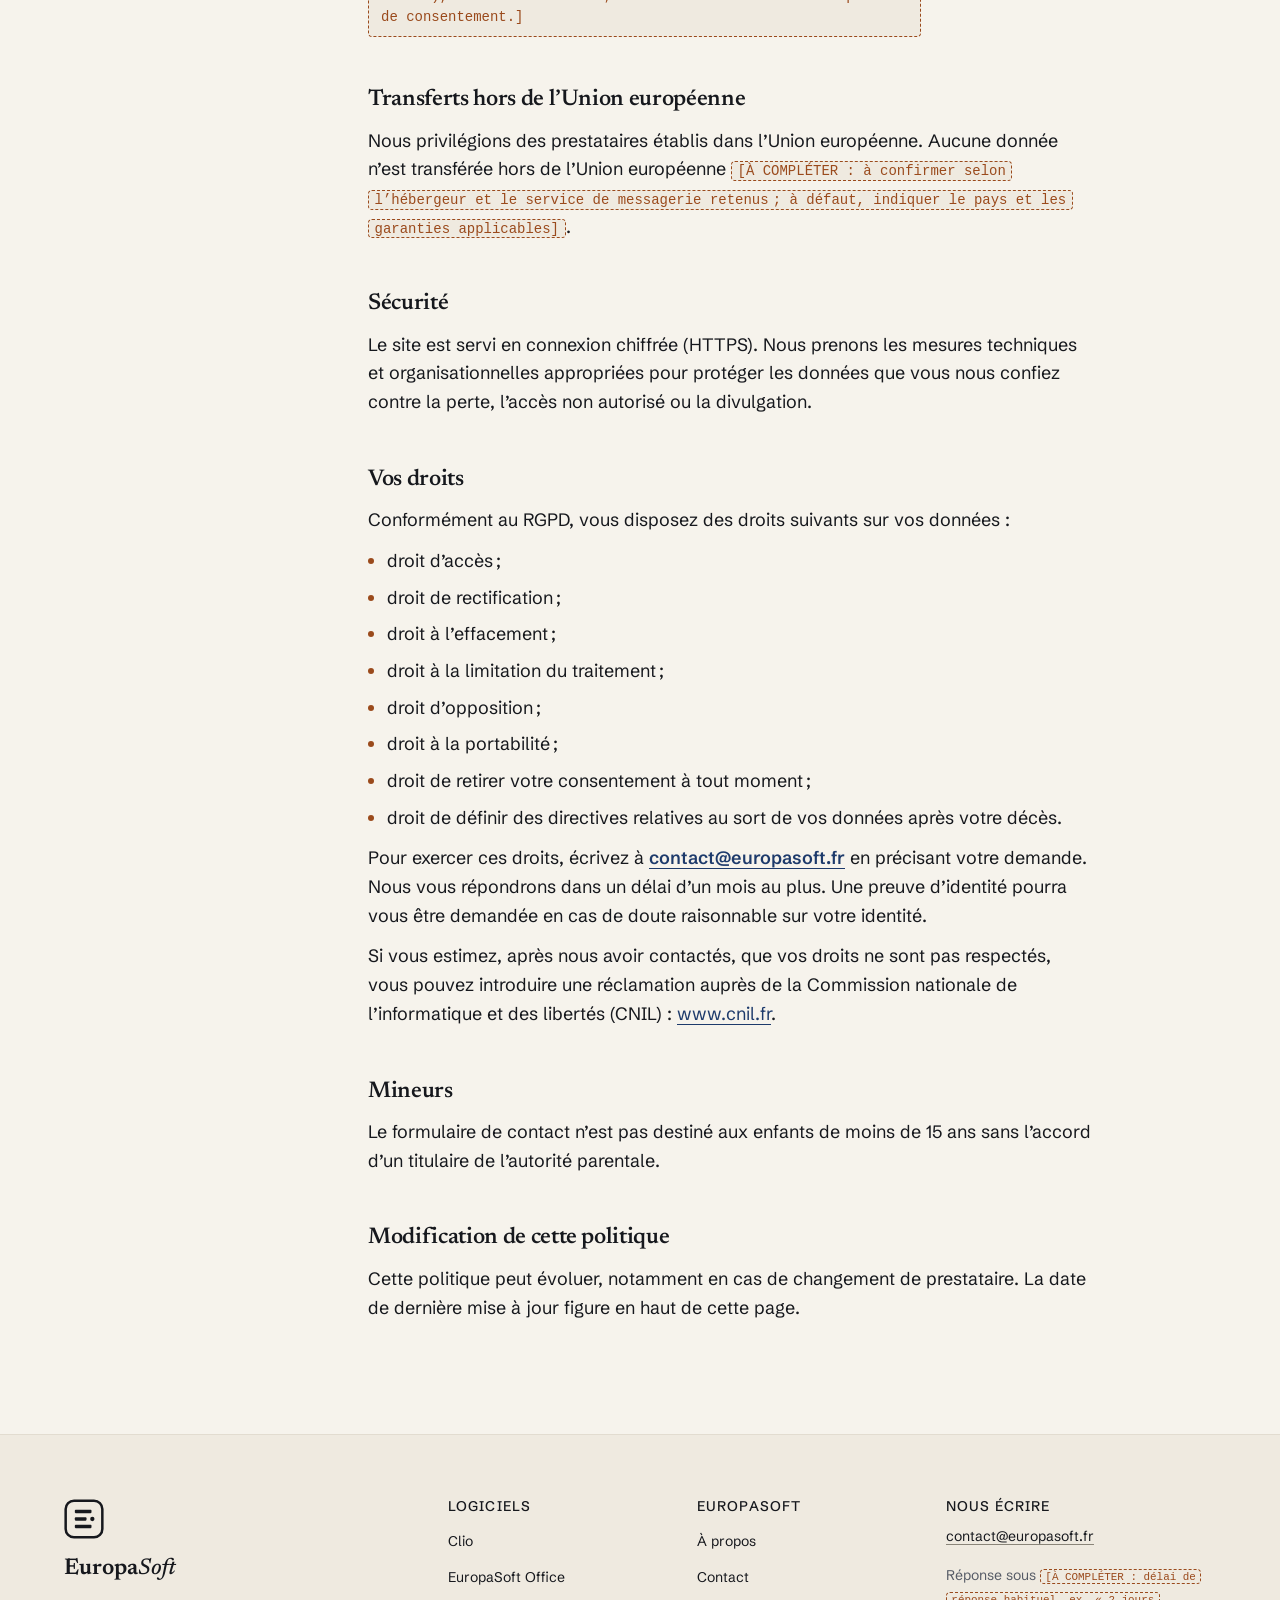
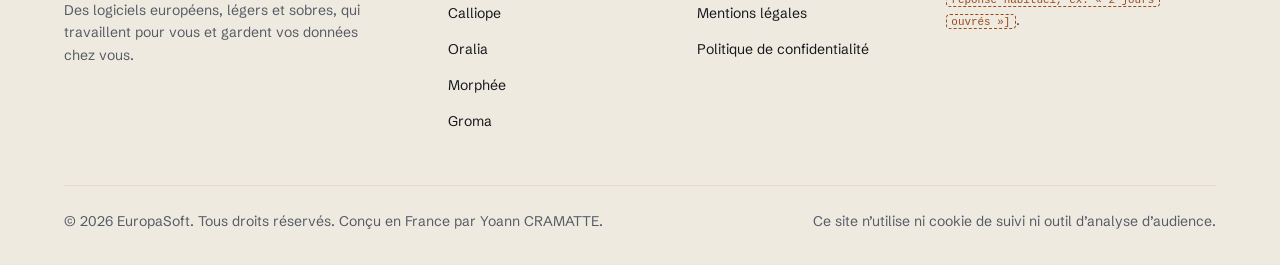
<file: mentions-legales.html>
<!doctype html>
<html lang="fr">
<head>
<meta charset="utf-8">
  <meta name="robots" content="noindex, nofollow">
<meta name="viewport" content="width=device-width, initial-scale=1, viewport-fit=cover">
<title>Mentions légales et confidentialité | EuropaSoft</title>
<meta name="description" content="Mentions légales et politique de confidentialité du site EuropaSoft : éditeur, hébergeur, données personnelles, absence de cookies de suivi.">
<link rel="canonical" href="https://europasoft.fr/mentions-legales.html">
<meta name="theme-color" content="#F6F3EC" media="(prefers-color-scheme: light)">
<meta name="theme-color" content="#11141A" media="(prefers-color-scheme: dark)">
<meta name="color-scheme" content="light dark">
<meta property="og:type" content="website">
<meta property="og:site_name" content="EuropaSoft">
<meta property="og:locale" content="fr_FR">
<meta property="og:title" content="Mentions légales et confidentialité | EuropaSoft">
<meta property="og:description" content="Mentions légales et politique de confidentialité du site EuropaSoft : éditeur, hébergeur, données personnelles, absence de cookies de suivi.">
<meta property="og:url" content="https://europasoft.fr/mentions-legales.html">
<!-- [À COMPLÉTER : og:image 1200 × 630 en PNG ou JPEG (le SVG n’est pas lu par les réseaux sociaux)] -->
<meta name="twitter:card" content="summary">
<link rel="icon" href="assets/favicon.svg" type="image/svg+xml">
<link rel="manifest" href="site.webmanifest">
<link rel="preload" href="assets/fonts/newsreader-var.woff2" as="font" type="font/woff2" crossorigin>
<link rel="stylesheet" href="css/style.css">
<script>document.documentElement.classList.add("js")</script>
<script src="js/appinfo.js" defer></script>
<script src="js/main.js" defer></script>
</head><body>
<a class="skip-link" href="#contenu">Aller au contenu principal</a>

<header class="site-header">
  <div class="container site-header__bar">
    <a class="brand" href="index.html" aria-label="EuropaSoft, retour à l’accueil"><svg viewBox="0 0 228 48" width="228" height="48" aria-hidden="true" focusable="false" fill="currentColor"><rect x="2" y="2" width="44" height="44" rx="10" fill="none" stroke="currentColor" stroke-width="3"/><rect x="13" y="13" width="20" height="4" rx="1"/><rect x="13" y="22" width="14" height="4" rx="1"/><rect x="13" y="31" width="20" height="4" rx="1"/><circle cx="34" cy="24" r="2.6"/><text x="58" y="34" font-family="Newsreader, Georgia, serif" font-size="27" font-weight="600" letter-spacing="-0.4">Europa<tspan font-style="italic" font-weight="500">Soft</tspan></text></svg></a>
    <button class="menu-toggle" type="button" data-menu-toggle aria-controls="site-nav" aria-expanded="false" aria-label="Ouvrir le menu">
      <svg class="icon icon-open" viewBox="0 0 24 24" aria-hidden="true" focusable="false"><path d="M4 7h16M4 12h16M4 17h16"/></svg><svg class="icon icon-close" viewBox="0 0 24 24" aria-hidden="true" focusable="false"><path d="M18 6 6 18M6 6l12 12"/></svg><span aria-hidden="true">Menu</span>
    </button>
    <nav class="site-nav" id="site-nav" aria-label="Navigation principale">
      <ul>
        <li><a href="index.html">Accueil</a></li>
        <li><a href="produits.html">Produits</a></li>
        <li><a href="a-propos.html">À propos</a></li>
        <li><a href="contact.html">Contact</a></li>
      </ul>
      <a class="btn btn--primary btn--small" href="produits.html">Découvrir nos logiciels</a>
    </nav>
  </div>
</header>

<main id="contenu" tabindex="-1">

<section class="page-hero" aria-labelledby="page-titre">
  <div class="container">
    <p class="eyebrow">Informations légales</p>
    <h1 id="page-titre">Mentions légales et politique de confidentialité</h1>
    <p class="legal-meta">Dernière mise à jour : <span class="a-completer">[À COMPLÉTER : date de mise en ligne]</span></p>
  </div>
</section>

<div class="section">
  <div class="container legal-layout">
    <nav class="legal-toc" aria-labelledby="toc-titre">
      <p id="toc-titre">Sur cette page</p>
      <ol>
        <li><a href="#mentions">Mentions légales</a></li>
        <li><a href="#editeur">Éditeur du site</a></li>
        <li><a href="#hebergeur">Hébergeur</a></li>
        <li><a href="#propriete">Propriété intellectuelle</a></li>
        <li><a href="#confidentialite">Politique de confidentialité</a></li>
        <li><a href="#cookies">Cookies et mesure d’audience</a></li>
        <li><a href="#droits">Vos droits</a></li>
      </ol>
    </nav>

    <div class="legal">
      <h2 id="mentions">Mentions légales</h2>
      <p>Conformément aux articles 6-III et 19 de la loi n° 2004-575 du 21 juin 2004 pour la confiance dans l’économie numérique (LCEN), les informations suivantes sont portées à la connaissance des utilisateurs du site europasoft.fr.</p>

      <h3 id="editeur">Éditeur du site</h3>
      <ul>
        <li><strong>Raison sociale / nom commercial :</strong> EuropaSoft</li>
        <li><strong>Forme juridique :</strong> <span class="a-completer">[À COMPLÉTER : ex. entreprise individuelle (EI), micro-entreprise, SASU, EURL…]</span></li>
        <li><strong>SIRET :</strong> <span class="a-completer">[À COMPLÉTER]</span></li>
        <li><strong>Immatriculation :</strong> <span class="a-completer">[À COMPLÉTER : RCS ou RNE, ville]</span></li>
        <li><strong>Numéro de TVA intracommunautaire :</strong> <span class="a-completer">[À COMPLÉTER : ou mention « TVA non applicable, art. 293 B du CGI » en franchise en base]</span></li>
        <li><strong>Adresse du siège :</strong> 19 route d’Ueberstrass, 90370 Réchésy, France</li>
        <li><strong>Adresse électronique :</strong> <a href="mailto:contact@europasoft.fr" data-appinfo="contact">contact@europasoft.fr</a></li>
      </ul>

      <h3>Directeur de la publication</h3>
      <p>Yoann CRAMATTE, en qualité de <span class="a-completer">[À COMPLÉTER : fondateur / entrepreneur individuel / président…]</span>.<br>Contact : <a href="mailto:contact@europasoft.fr" data-appinfo="contact">contact@europasoft.fr</a></p>

      <h3>Conception et développement</h3>
      <p>Yoann CRAMATTE — EuropaSoft.</p>

      <h3 id="hebergeur">Hébergeur</h3>
      <ul>
        <li><strong>Nom ou raison sociale :</strong> OVH SAS</li>
        <li><strong>Adresse :</strong> 2 rue Kellermann, 59100 Roubaix, France</li>
        <li><strong>Téléphone :</strong> +33 9 72 10 10 07</li>
        <li><strong>Site web :</strong> <a href="https://www.ovhcloud.com/fr/" rel="noopener">www.ovhcloud.com</a></li>
      </ul>

      <h3 id="propriete">Propriété intellectuelle</h3>
      <p>L’ensemble des éléments de ce site (textes, images, logos, marques, noms de logiciels, interface, code) est la propriété exclusive d’EuropaSoft ou fait l’objet d’une autorisation d’utilisation, et est protégé par le Code de la propriété intellectuelle.</p>
      <p>Toute reproduction, représentation, modification ou diffusion, totale ou partielle, sans autorisation écrite préalable d’EuropaSoft est interdite, à l’exception des usages autorisés par la loi (citation courte avec mention de la source, notamment).</p>
      <p>Les noms Clio, EuropaSoft Office, Calliope, Oralia, Morphée et Groma désignent des logiciels édités par EuropaSoft. <span class="a-completer">[À COMPLÉTER : préciser si certaines marques sont déposées, avec leur numéro de dépôt.]</span></p>
      <p>Les marques de tiers citées (par exemple Google Play) appartiennent à leurs propriétaires respectifs.</p>

      <h3>Responsabilité</h3>
      <p>EuropaSoft s’efforce de fournir des informations exactes et à jour, sans pouvoir garantir l’absence d’erreur ou d’omission. Les informations présentées sur ce site sont fournies à titre indicatif et peuvent être modifiées à tout moment.</p>
      <p>EuropaSoft ne saurait être tenu responsable d’une interruption du site, d’un dysfonctionnement technique ou d’un dommage résultant de l’utilisation du site. Les conditions d’utilisation propres à chaque logiciel sont précisées dans leur licence ou leurs conditions générales <span class="a-completer">[À COMPLÉTER : lien vers les CGU / CGV / licences, le cas échéant]</span>.</p>

      <h3>Liens externes</h3>
      <p>Ce site peut contenir des liens vers des sites tiers (boutiques d’applications, notamment). EuropaSoft n’exerce aucun contrôle sur ces sites et décline toute responsabilité quant à leur contenu et à leurs pratiques en matière de données personnelles.</p>

      <h3>Médiation de la consommation</h3>
      <p class="a-completer">[À COMPLÉTER : uniquement si EuropaSoft vend directement à des consommateurs — nom et coordonnées du médiateur de la consommation, conformément à l’article L. 612-1 du Code de la consommation.]</p>

      <h3>Droit applicable</h3>
      <p>Les présentes mentions légales sont régies par le droit français. En cas de litige, et à défaut de résolution amiable, les tribunaux français sont compétents.</p>

      <h2 id="confidentialite">Politique de confidentialité</h2>
      <p>Cette politique explique quelles données personnelles sont traitées lorsque vous consultez le site europasoft.fr ou que vous nous écrivez, et quels sont vos droits. Elle est établie conformément au règlement (UE) 2016/679 du 27 avril 2016 (règlement général sur la protection des données, RGPD) et à la loi n° 78-17 du 6 janvier 1978 relative à l’informatique, aux fichiers et aux libertés.</p>
      <p>Elle concerne le site internet uniquement. Le traitement des données au sein de chaque logiciel est décrit dans la politique de confidentialité propre à ce logiciel <span class="a-completer">[À COMPLÉTER : liens vers les politiques de confidentialité des applications, notamment celle de Clio exigée par Google Play]</span>.</p>

      <h3>Responsable du traitement</h3>
      <p>EuropaSoft, représenté par Yoann CRAMATTE.<br>Adresse : 19 route d’Ueberstrass, 90370 Réchésy, France<br>Contact : <a href="mailto:contact@europasoft.fr" data-appinfo="contact">contact@europasoft.fr</a></p>

      <h3>Notre principe : collecter le minimum</h3>
      <p>Vous pouvez consulter l’intégralité de ce site sans créer de compte et sans nous transmettre la moindre information personnelle. Nous ne collectons des données que si vous nous écrivez.</p>

      <h3>Données traitées via le formulaire de contact ou par e-mail</h3>
      <ul>
        <li><strong>Données collectées :</strong> nom, adresse électronique, objet, logiciel concerné (facultatif), contenu du message, ainsi que toute information que vous choisissez d’y inclure.</li>
        <li><strong>Finalité :</strong> répondre à votre demande et assurer le suivi de notre échange.</li>
        <li><strong>Base légale :</strong> votre consentement et l’intérêt légitime d’EuropaSoft à répondre aux personnes qui le sollicitent ; lorsque votre demande précède un achat ou un contrat, les mesures précontractuelles prises à votre demande (article 6.1 a, b et f du RGPD).</li>
        <li><strong>Destinataires :</strong> Yoann CRAMATTE, pour EuropaSoft, exclusivement. Les données peuvent aussi être techniquement traitées par nos prestataires d’hébergement et de messagerie, qui agissent sur nos instructions : <span class="a-completer">[À COMPLÉTER : nom de l’hébergeur, du service de messagerie et, le cas échéant, du service d’envoi du formulaire]</span>.</li>
        <li><strong>Durée de conservation :</strong> <span class="a-completer">[À COMPLÉTER : ex. « 3 ans à compter de notre dernier échange »]</span>, puis suppression.</li>
        <li>Vos données ne sont <strong>jamais vendues, louées ni cédées</strong> à des tiers, ni utilisées à des fins de prospection publicitaire.</li>
      </ul>

      <h3>Données techniques de connexion</h3>
      <p>Lors de votre visite, le serveur de l’hébergeur peut enregistrer automatiquement des données techniques (adresse IP, date et heure de la requête, page consultée, type de navigateur) dans des journaux, à des fins de sécurité et de bon fonctionnement du site. Ces journaux sont conservés <span class="a-completer">[À COMPLÉTER : durée, selon l’hébergeur]</span> et ne sont pas utilisés pour vous identifier ni pour analyser votre navigation.</p>

      <h3 id="cookies">Cookies et mesure d’audience</h3>
      <p><strong>Ce site n’utilise aucun cookie de suivi et aucun outil d’analyse d’audience.</strong> Aucun cookie publicitaire, aucun traceur de réseau social et aucun service de statistiques n’y est installé. C’est pourquoi aucun bandeau de consentement ne vous est présenté.</p>
      <p class="a-completer">[À COMPLÉTER : si un cookie strictement technique est utilisé (par exemple pour mémoriser un choix de thème clair ou sombre), le mentionner ici ; ces cookies ne nécessitent pas de consentement.]</p>

      <h3>Transferts hors de l’Union européenne</h3>
      <p>Nous privilégions des prestataires établis dans l’Union européenne. Aucune donnée n’est transférée hors de l’Union européenne <span class="a-completer">[À COMPLÉTER : à confirmer selon l’hébergeur et le service de messagerie retenus ; à défaut, indiquer le pays et les garanties applicables]</span>.</p>

      <h3>Sécurité</h3>
      <p>Le site est servi en connexion chiffrée (HTTPS). Nous prenons les mesures techniques et organisationnelles appropriées pour protéger les données que vous nous confiez contre la perte, l’accès non autorisé ou la divulgation.</p>

      <h3 id="droits">Vos droits</h3>
      <p>Conformément au RGPD, vous disposez des droits suivants sur vos données :</p>
      <ul>
        <li>droit d’accès ;</li>
        <li>droit de rectification ;</li>
        <li>droit à l’effacement ;</li>
        <li>droit à la limitation du traitement ;</li>
        <li>droit d’opposition ;</li>
        <li>droit à la portabilité ;</li>
        <li>droit de retirer votre consentement à tout moment ;</li>
        <li>droit de définir des directives relatives au sort de vos données après votre décès.</li>
      </ul>
      <p>Pour exercer ces droits, écrivez à <strong><a href="mailto:contact@europasoft.fr" data-appinfo="contact">contact@europasoft.fr</a></strong> en précisant votre demande. Nous vous répondrons dans un délai d’un mois au plus. Une preuve d’identité pourra vous être demandée en cas de doute raisonnable sur votre identité.</p>
      <p>Si vous estimez, après nous avoir contactés, que vos droits ne sont pas respectés, vous pouvez introduire une réclamation auprès de la Commission nationale de l’informatique et des libertés (CNIL) : <a href="https://www.cnil.fr">www.cnil.fr</a>.</p>

      <h3>Mineurs</h3>
      <p>Le formulaire de contact n’est pas destiné aux enfants de moins de 15 ans sans l’accord d’un titulaire de l’autorité parentale.</p>

      <h3>Modification de cette politique</h3>
      <p>Cette politique peut évoluer, notamment en cas de changement de prestataire. La date de dernière mise à jour figure en haut de cette page.</p>
    </div>
  </div>
</div>

</main>

<footer class="site-footer">
  <div class="container">
    <div class="footer-grid">
      <div class="footer-brand">
        <svg class="monogram" viewBox="0 0 48 48" aria-hidden="true" focusable="false" fill="currentColor"><rect x="2" y="2" width="44" height="44" rx="10" fill="none" stroke="currentColor" stroke-width="3"/><rect x="13" y="13" width="20" height="4" rx="1"/><rect x="13" y="22" width="14" height="4" rx="1"/><rect x="13" y="31" width="20" height="4" rx="1"/><circle cx="34" cy="24" r="2.6"/></svg>
        <p class="footer-brand__name">Europa<em>Soft</em></p>
        <p>Des logiciels européens, légers et sobres, qui travaillent pour vous et gardent vos données chez vous.</p>
      </div>
      <nav aria-labelledby="f-logiciels">
        <h2 class="footer-title" id="f-logiciels">Logiciels</h2>
        <ul class="footer-list">
            <li><a href="produits.html#clio">Clio</a></li>
            <li><a href="produits.html#europa-office">EuropaSoft Office</a></li>
            <li><a href="produits.html#calliope">Calliope</a></li>
            <li><a href="produits.html#oralia">Oralia</a></li>
            <li><a href="produits.html#morphee">Morphée</a></li>
            <li><a href="produits.html#groma">Groma</a></li>
        </ul>
      </nav>
      <nav aria-labelledby="f-societe">
        <h2 class="footer-title" id="f-societe">EuropaSoft</h2>
        <ul class="footer-list">
          <li><a href="a-propos.html">À propos</a></li>
          <li><a href="contact.html">Contact</a></li>
          <li><a href="mentions-legales.html">Mentions légales</a></li>
          <li><a href="mentions-legales.html#confidentialite">Politique de confidentialité</a></li>
        </ul>
      </nav>
      <div>
        <h2 class="footer-title">Nous écrire</h2>
        <p><a href="mailto:contact@europasoft.fr" data-appinfo="contact">contact@europasoft.fr</a></p>
        <p>Réponse sous <span class="a-completer">[À COMPLÉTER : délai de réponse habituel, ex. « 2 jours ouvrés »]</span>.</p>
      </div>
    </div>
    <div class="footer-bottom">
      <p><span data-appinfo="copyright">© 2026 EuropaSoft. Tous droits réservés.</span> Conçu en France par <span data-appinfo="developer">Yoann CRAMATTE</span>.</p>
      <p>Ce site n’utilise ni cookie de suivi ni outil d’analyse d’audience.</p>
    </div>
  </div>
</footer>
</body>
</html>
</file>
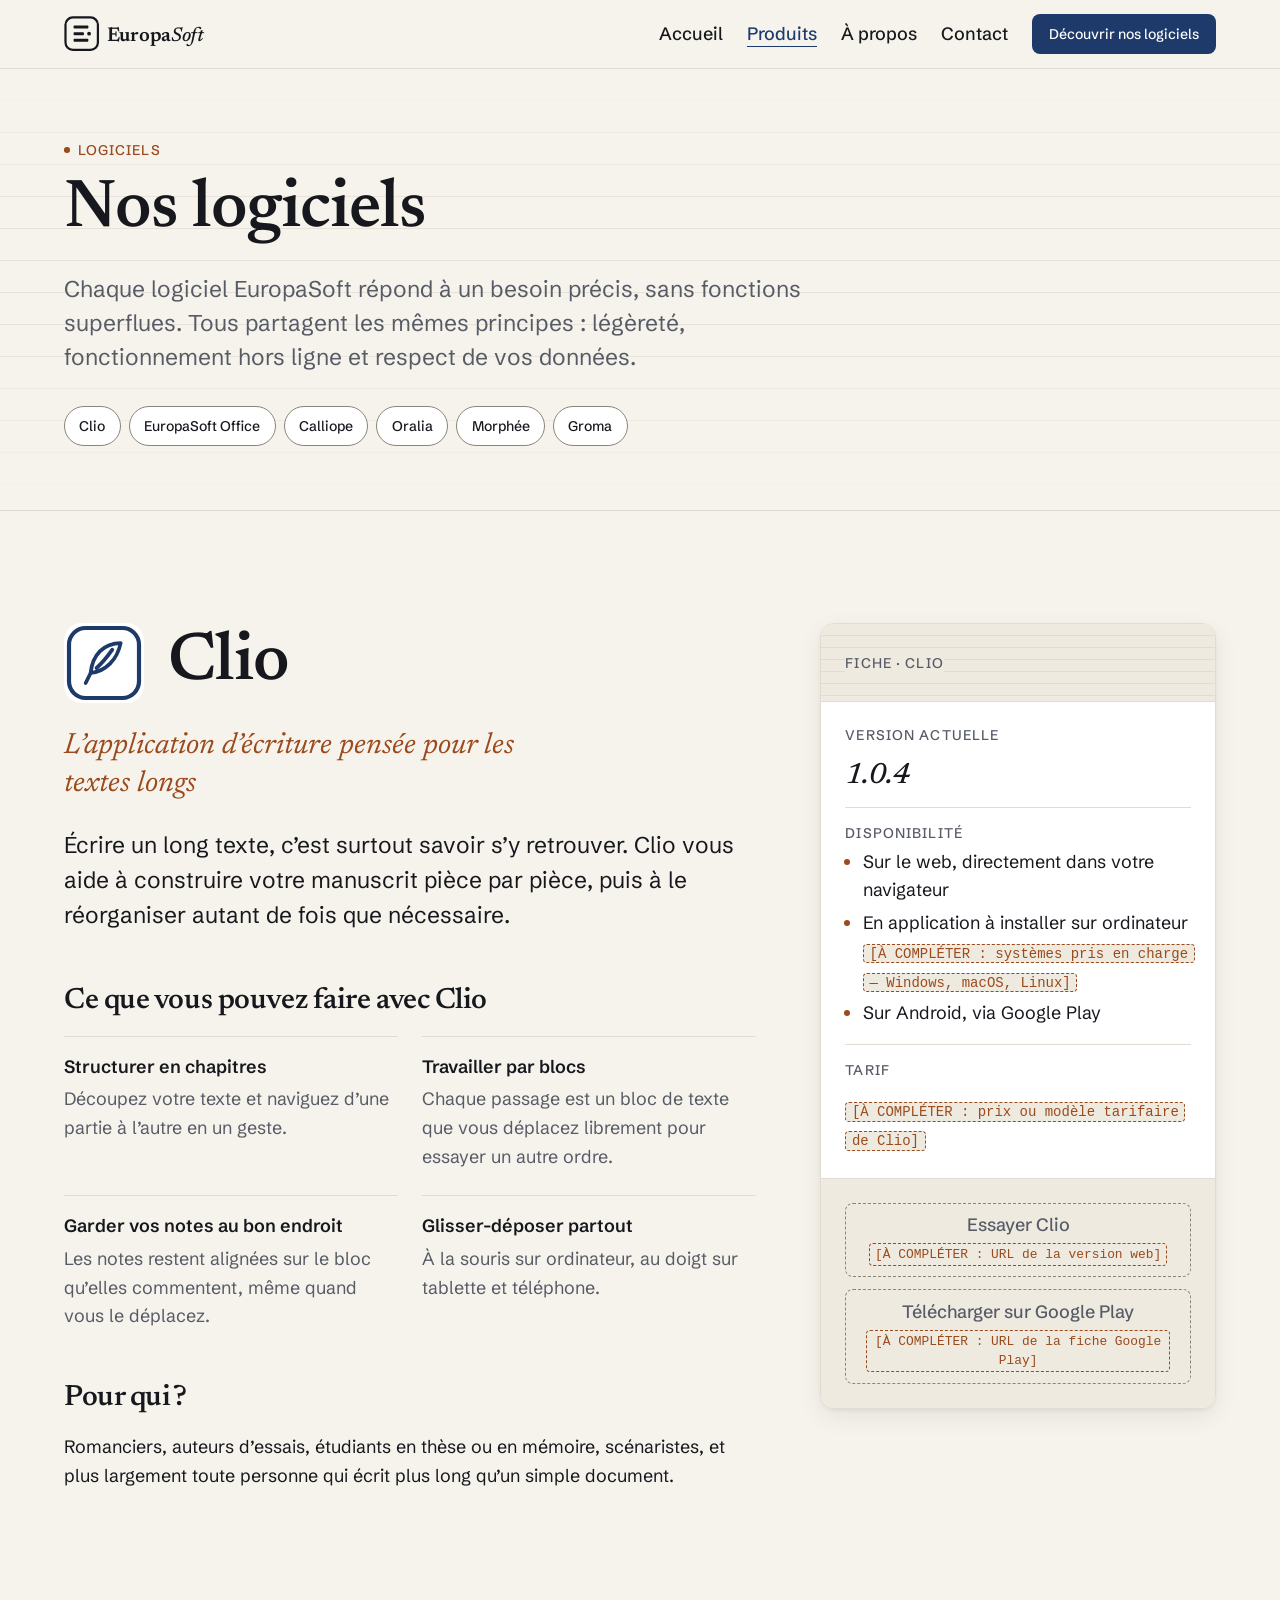
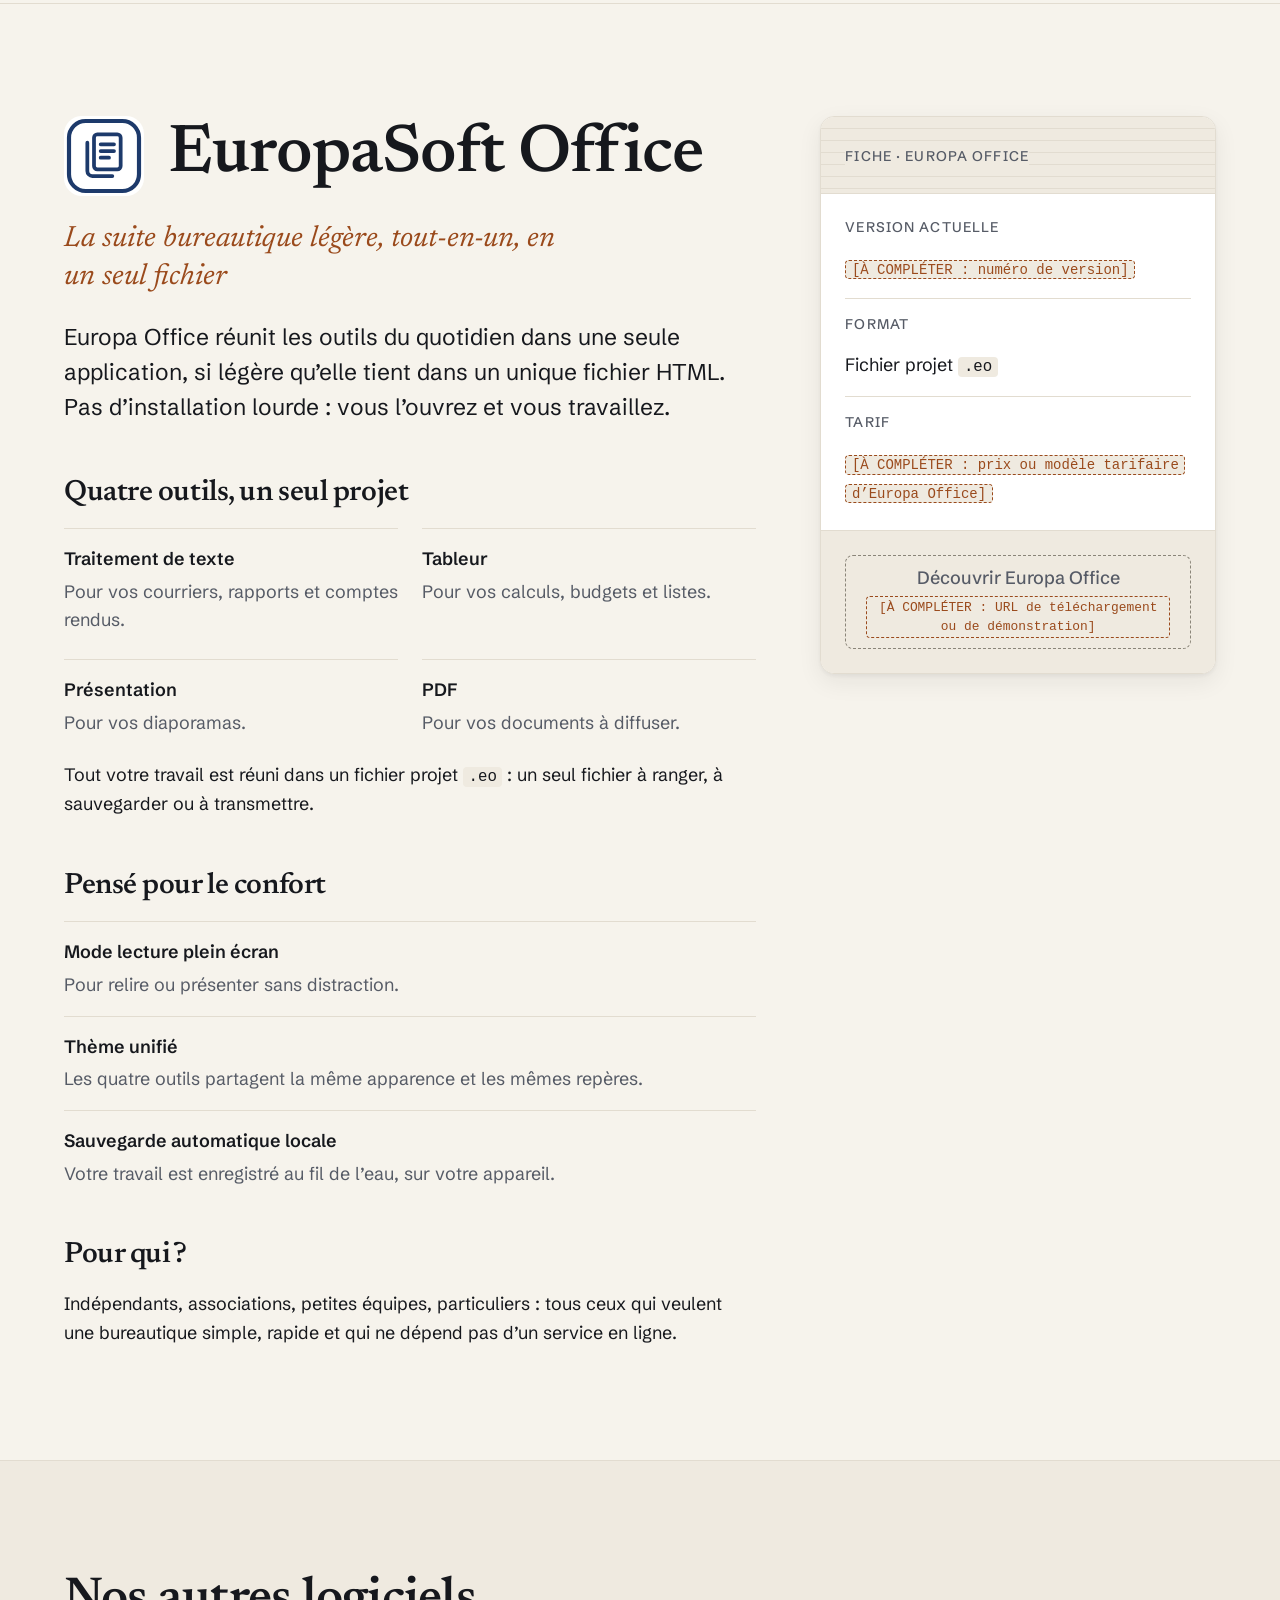
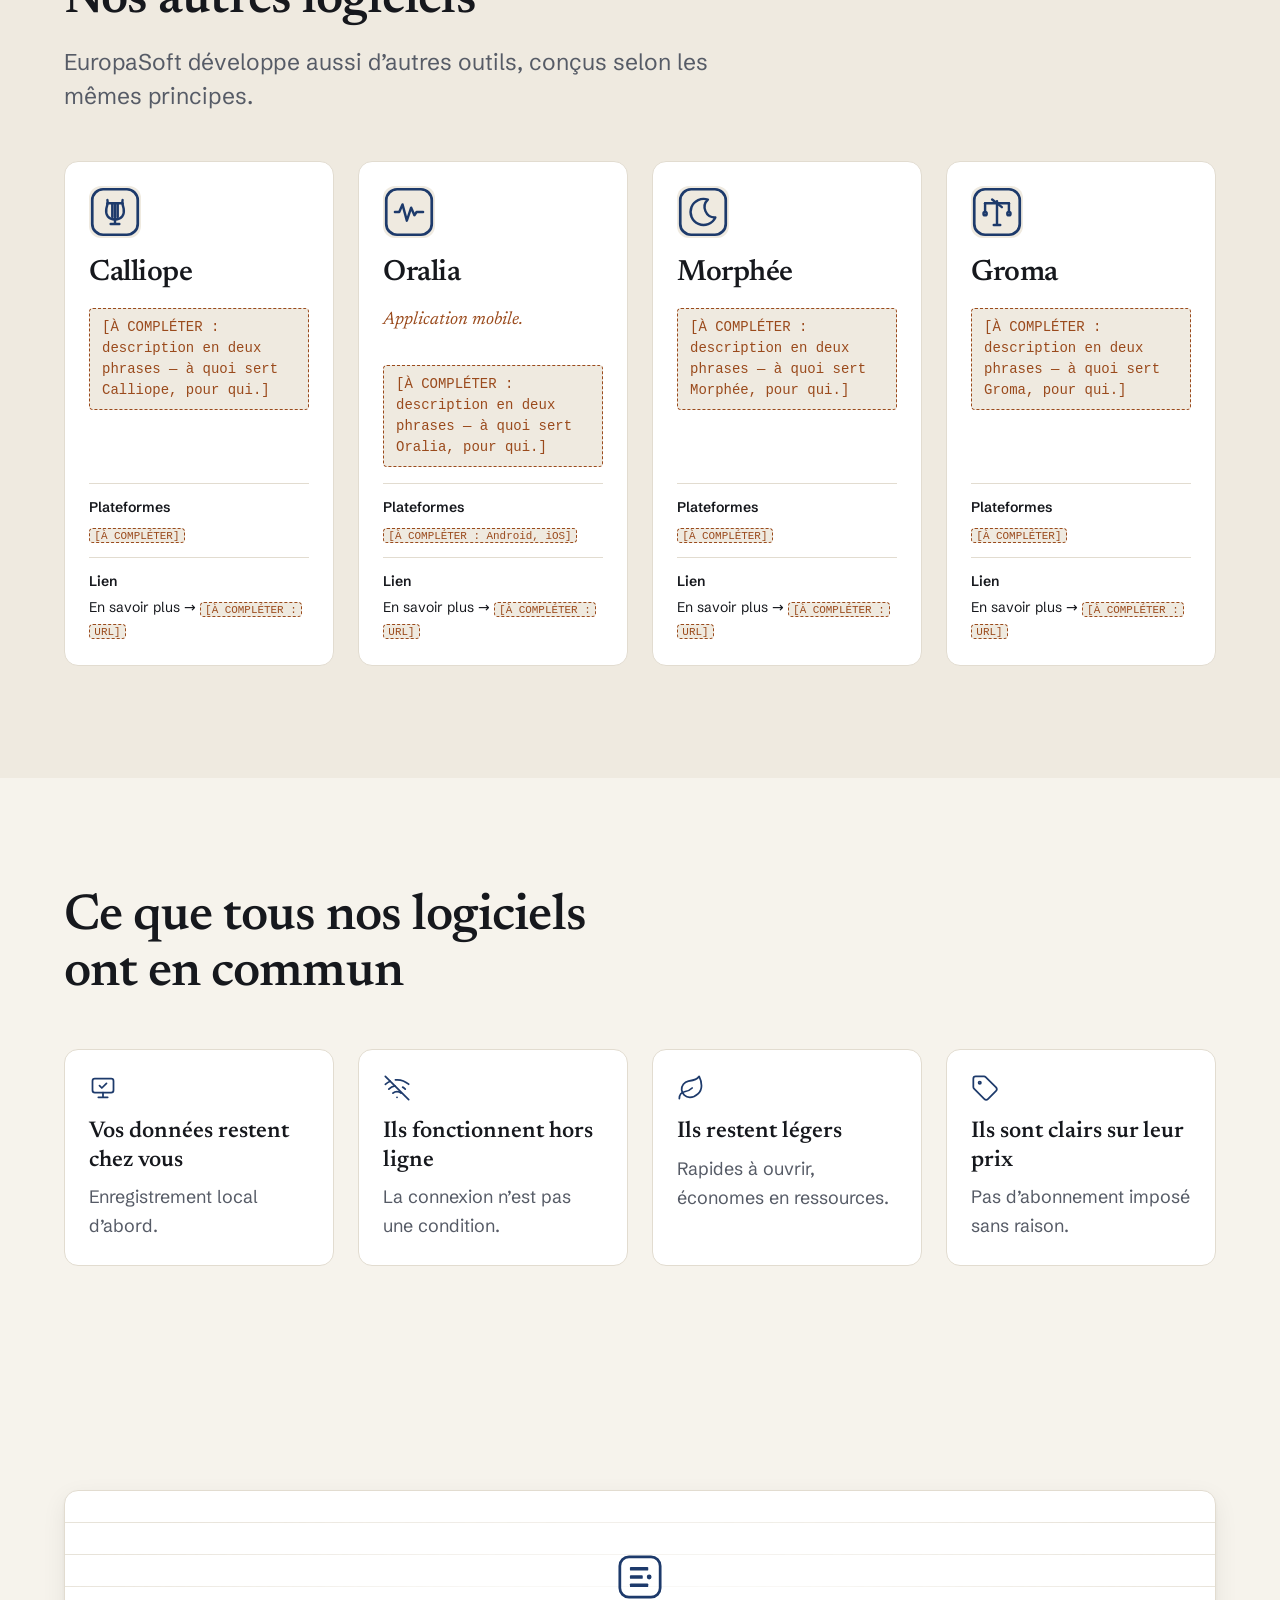
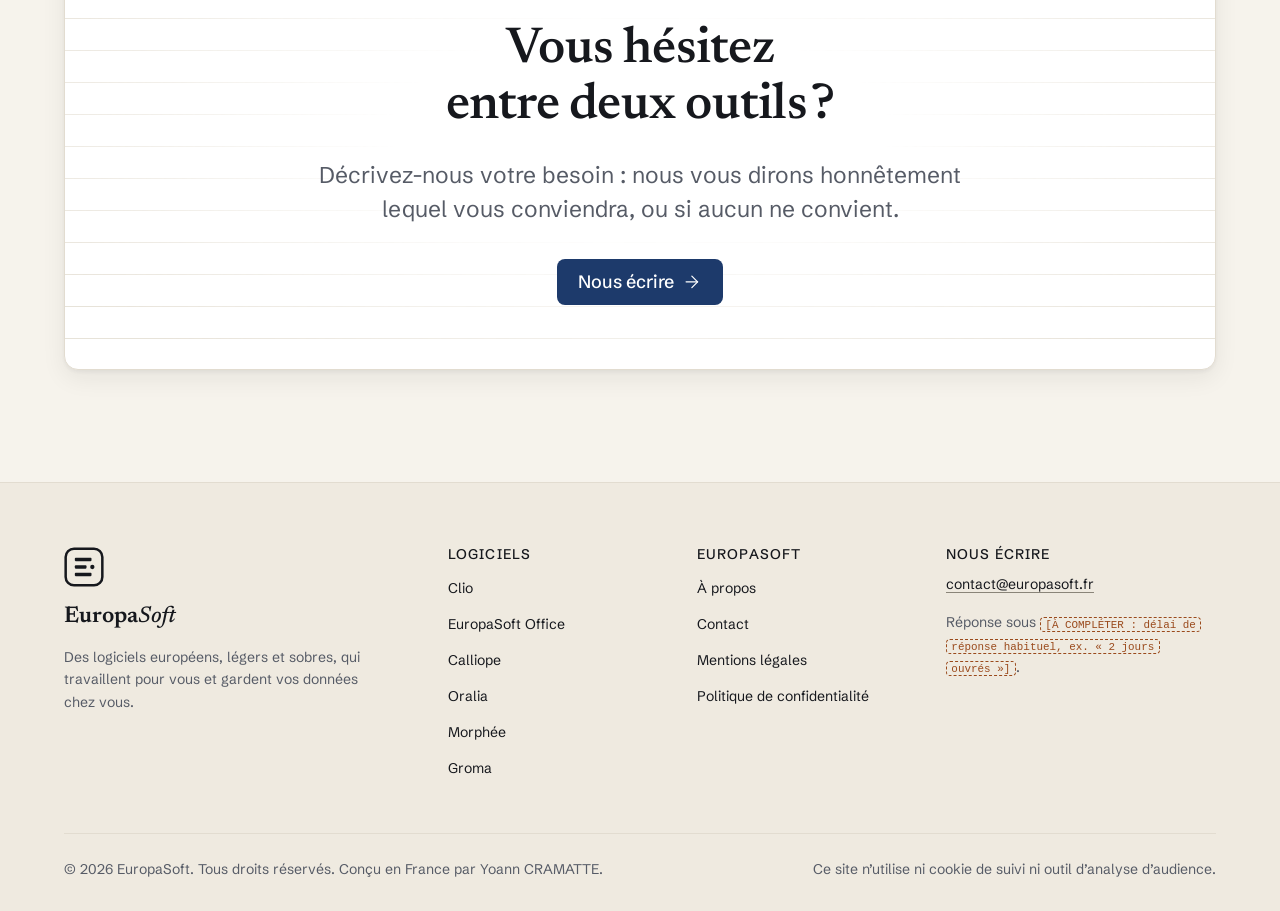
<file: produits.html>
<!doctype html>
<html lang="fr">
<head>
<meta charset="utf-8">
  <meta name="robots" content="noindex, nofollow">
<meta name="viewport" content="width=device-width, initial-scale=1, viewport-fit=cover">
<title>Nos logiciels : Clio, Europa Office et plus | EuropaSoft</title>
<meta name="description" content="Clio pour l'écriture longue, Europa Office pour la bureautique tout-en-un, et nos autres logiciels légers, hors ligne et sans abonnement abusif.">
<link rel="canonical" href="https://europasoft.fr/produits.html">
<meta name="theme-color" content="#F6F3EC" media="(prefers-color-scheme: light)">
<meta name="theme-color" content="#11141A" media="(prefers-color-scheme: dark)">
<meta name="color-scheme" content="light dark">
<meta property="og:type" content="website">
<meta property="og:site_name" content="EuropaSoft">
<meta property="og:locale" content="fr_FR">
<meta property="og:title" content="Nos logiciels : Clio, Europa Office et plus | EuropaSoft">
<meta property="og:description" content="Clio pour l'écriture longue, Europa Office pour la bureautique tout-en-un, et nos autres logiciels légers, hors ligne et sans abonnement abusif.">
<meta property="og:url" content="https://europasoft.fr/produits.html">
<!-- [À COMPLÉTER : og:image 1200 × 630 en PNG ou JPEG (le SVG n’est pas lu par les réseaux sociaux)] -->
<meta name="twitter:card" content="summary">
<link rel="icon" href="assets/favicon.svg" type="image/svg+xml">
<link rel="manifest" href="site.webmanifest">
<link rel="preload" href="assets/fonts/newsreader-var.woff2" as="font" type="font/woff2" crossorigin>
<link rel="stylesheet" href="css/style.css">
<script>document.documentElement.classList.add("js")</script>
<script src="js/appinfo.js" defer></script>
<script src="js/main.js" defer></script>
<script type="application/ld+json">
{
  "@context": "https://schema.org",
  "@graph": [
    {
      "@type": "SoftwareApplication",
      "name": "Clio",
      "description": "L'application d'écriture pensée pour les textes longs : chapitres, blocs déplaçables, notes alignées sur les passages, glisser-déposer à la souris comme au doigt.",
      "applicationCategory": "ProductivityApplication",
      "operatingSystem": "Web, Android",
      "url": "https://europasoft.fr/produits.html#clio",
      "inLanguage": "fr",
      "publisher": {
        "@type": "Organization",
        "name": "EuropaSoft",
        "url": "https://europasoft.fr/"
      },
      "author": {
        "@type": "Person",
        "name": "Yoann CRAMATTE"
      },
      "softwareVersion": "1.0.4"
    },
    {
      "@type": "SoftwareApplication",
      "name": "EuropaSoft Office",
      "description": "La suite bureautique légère, tout-en-un, en un seul fichier : traitement de texte, tableur, présentation et PDF, réunis dans un fichier projet .eo.",
      "applicationCategory": "ProductivityApplication",
      "operatingSystem": "Web (navigateur récent)",
      "url": "https://europasoft.fr/produits.html#europa-office",
      "inLanguage": "fr",
      "publisher": {
        "@type": "Organization",
        "name": "EuropaSoft",
        "url": "https://europasoft.fr/"
      },
      "author": {
        "@type": "Person",
        "name": "Yoann CRAMATTE"
      }
    }
  ]
}
</script>
</head><body>
<a class="skip-link" href="#contenu">Aller au contenu principal</a>

<header class="site-header">
  <div class="container site-header__bar">
    <a class="brand" href="index.html" aria-label="EuropaSoft, retour à l’accueil"><svg viewBox="0 0 228 48" width="228" height="48" aria-hidden="true" focusable="false" fill="currentColor"><rect x="2" y="2" width="44" height="44" rx="10" fill="none" stroke="currentColor" stroke-width="3"/><rect x="13" y="13" width="20" height="4" rx="1"/><rect x="13" y="22" width="14" height="4" rx="1"/><rect x="13" y="31" width="20" height="4" rx="1"/><circle cx="34" cy="24" r="2.6"/><text x="58" y="34" font-family="Newsreader, Georgia, serif" font-size="27" font-weight="600" letter-spacing="-0.4">Europa<tspan font-style="italic" font-weight="500">Soft</tspan></text></svg></a>
    <button class="menu-toggle" type="button" data-menu-toggle aria-controls="site-nav" aria-expanded="false" aria-label="Ouvrir le menu">
      <svg class="icon icon-open" viewBox="0 0 24 24" aria-hidden="true" focusable="false"><path d="M4 7h16M4 12h16M4 17h16"/></svg><svg class="icon icon-close" viewBox="0 0 24 24" aria-hidden="true" focusable="false"><path d="M18 6 6 18M6 6l12 12"/></svg><span aria-hidden="true">Menu</span>
    </button>
    <nav class="site-nav" id="site-nav" aria-label="Navigation principale">
      <ul>
        <li><a href="index.html">Accueil</a></li>
        <li><a href="produits.html" aria-current="page">Produits</a></li>
        <li><a href="a-propos.html">À propos</a></li>
        <li><a href="contact.html">Contact</a></li>
      </ul>
      <a class="btn btn--primary btn--small" href="produits.html">Découvrir nos logiciels</a>
    </nav>
  </div>
</header>

<main id="contenu" tabindex="-1">

<section class="page-hero" aria-labelledby="page-titre">
  <div class="container">
    <p class="eyebrow">Logiciels</p>
    <h1 id="page-titre">Nos logiciels</h1>
    <p class="lead">Chaque logiciel EuropaSoft répond à un besoin précis, sans fonctions superflues. Tous partagent les mêmes principes : légèreté, fonctionnement hors ligne et respect de vos données.</p>
    <nav aria-label="Sommaire des logiciels">
      <ul class="toc-products">
        <li><a href="#clio">Clio</a></li>
        <li><a href="#europa-office">EuropaSoft Office</a></li>
        <li><a href="#calliope">Calliope</a></li>
        <li><a href="#oralia">Oralia</a></li>
        <li><a href="#morphee">Morphée</a></li>
        <li><a href="#groma">Groma</a></li>
      </ul>
    </nav>
  </div>
</section>

<section class="product" id="clio" aria-labelledby="clio-titre">
  <div class="container product__grid">
    <div>
      <div class="product__title">
        <span class="app-icon app-icon--lg"><svg viewBox="0 0 48 48" aria-hidden="true" focusable="false" fill="none" stroke="currentColor" stroke-width="2.25" stroke-linecap="round" stroke-linejoin="round"><rect x="3" y="3" width="42" height="42" rx="10" stroke-width="2.5"/><path d="M34 12c-10 0-17 7-18 18 9-1 16-8 18-18z"/><path d="M16 30l-3 6"/><path d="M19.5 27c3.5-3 7-7.5 9.5-11"/></svg></span>
        <h2 id="clio-titre">Clio</h2>
      </div>
      <p class="product__subtitle">L’application d’écriture pensée pour les textes longs</p>
      <p class="product__intro">Écrire un long texte, c’est surtout savoir s’y retrouver. Clio vous aide à construire votre manuscrit pièce par pièce, puis à le réorganiser autant de fois que nécessaire.</p>

      <h3>Ce que vous pouvez faire avec Clio</h3>
      <ul class="feature-list feature-list--2">
        <li><strong>Structurer en chapitres</strong> Découpez votre texte et naviguez d’une partie à l’autre en un geste.</li>
        <li><strong>Travailler par blocs</strong> Chaque passage est un bloc de texte que vous déplacez librement pour essayer un autre ordre.</li>
        <li><strong>Garder vos notes au bon endroit</strong> Les notes restent alignées sur le bloc qu’elles commentent, même quand vous le déplacez.</li>
        <li><strong>Glisser-déposer partout</strong> À la souris sur ordinateur, au doigt sur tablette et téléphone.</li>
      </ul>

      <h3>Pour qui ?</h3>
      <p>Romanciers, auteurs d’essais, étudiants en thèse ou en mémoire, scénaristes, et plus largement toute personne qui écrit plus long qu’un simple document.</p>
    </div>

    <aside class="sheet" aria-label="Fiche Clio" data-reveal>
      <div class="sheet__head ruled"><p>Fiche · Clio</p></div>
      <div class="sheet__rows">
        <div class="sheet__row"><p class="sheet__label">Version actuelle</p><p class="sheet__version">1.0.4</p></div>
        <div class="sheet__row">
          <h3 class="sheet__label">Disponibilité</h3>
          <ul>
            <li>Sur le web, directement dans votre navigateur</li>
            <li>En application à installer sur ordinateur <span class="a-completer">[À COMPLÉTER : systèmes pris en charge — Windows, macOS, Linux]</span></li>
            <li>Sur Android, via Google Play</li>
          </ul>
        </div>
        <div class="sheet__row"><p class="sheet__label">Tarif</p><p><span class="a-completer">[À COMPLÉTER : prix ou modèle tarifaire de Clio]</span></p></div>
      </div>
      <div class="sheet__actions">
        <span class="btn btn--primary" role="link" aria-disabled="true">Essayer Clio <span class="a-completer">[À COMPLÉTER : URL de la version web]</span></span>
        <span class="btn btn--secondary" role="link" aria-disabled="true">Télécharger sur Google Play <span class="a-completer">[À COMPLÉTER : URL de la fiche Google Play]</span></span>
      </div>
    </aside>
  </div>
</section>

<section class="product" id="europa-office" aria-labelledby="office-titre">
  <div class="container product__grid">
    <div>
      <div class="product__title">
        <span class="app-icon app-icon--lg"><svg viewBox="0 0 48 48" aria-hidden="true" focusable="false" fill="none" stroke="currentColor" stroke-width="2.25" stroke-linecap="round" stroke-linejoin="round"><rect x="3" y="3" width="42" height="42" rx="10" stroke-width="2.5"/><rect x="18" y="11" width="16" height="21" rx="2"/><path d="M14 16v17a3 3 0 0 0 3 3h12"/><path d="M22 17h8M22 21h8M22 25h5"/></svg></span>
        <h2 id="office-titre">EuropaSoft Office</h2>
      </div>
      <p class="product__subtitle">La suite bureautique légère, tout-en-un, en un seul fichier</p>
      <p class="product__intro">Europa Office réunit les outils du quotidien dans une seule application, si légère qu’elle tient dans un unique fichier HTML. Pas d’installation lourde : vous l’ouvrez et vous travaillez.</p>

      <h3>Quatre outils, un seul projet</h3>
      <ul class="feature-list feature-list--2">
        <li><strong>Traitement de texte</strong> Pour vos courriers, rapports et comptes rendus.</li>
        <li><strong>Tableur</strong> Pour vos calculs, budgets et listes.</li>
        <li><strong>Présentation</strong> Pour vos diaporamas.</li>
        <li><strong>PDF</strong> Pour vos documents à diffuser.</li>
      </ul>
      <p style="margin-top: var(--space-5)">Tout votre travail est réuni dans un fichier projet <code>.eo</code> : un seul fichier à ranger, à sauvegarder ou à transmettre.</p>

      <h3>Pensé pour le confort</h3>
      <ul class="feature-list">
        <li><strong>Mode lecture plein écran</strong> Pour relire ou présenter sans distraction.</li>
        <li><strong>Thème unifié</strong> Les quatre outils partagent la même apparence et les mêmes repères.</li>
        <li><strong>Sauvegarde automatique locale</strong> Votre travail est enregistré au fil de l’eau, sur votre appareil.</li>
      </ul>

      <h3>Pour qui ?</h3>
      <p>Indépendants, associations, petites équipes, particuliers : tous ceux qui veulent une bureautique simple, rapide et qui ne dépend pas d’un service en ligne.</p>
    </div>

    <aside class="sheet" aria-label="Fiche EuropaSoft Office" data-reveal>
      <div class="sheet__head ruled"><p>Fiche · Europa Office</p></div>
      <div class="sheet__rows">
        <div class="sheet__row"><p class="sheet__label">Version actuelle</p><p><span class="a-completer">[À COMPLÉTER : numéro de version]</span></p></div>
        <div class="sheet__row"><p class="sheet__label">Format</p><p>Fichier projet <code>.eo</code></p></div>
        <div class="sheet__row"><p class="sheet__label">Tarif</p><p><span class="a-completer">[À COMPLÉTER : prix ou modèle tarifaire d’Europa Office]</span></p></div>
      </div>
      <div class="sheet__actions">
        <span class="btn btn--primary" role="link" aria-disabled="true">Découvrir Europa Office <span class="a-completer">[À COMPLÉTER : URL de téléchargement ou de démonstration]</span></span>
      </div>
    </aside>
  </div>
</section>

<section class="section section--alt" aria-labelledby="autres-titre">
  <div class="container">
    <div class="section-head" data-reveal>
      <h2 id="autres-titre">Nos autres logiciels</h2>
      <p>EuropaSoft développe aussi d’autres outils, conçus selon les mêmes principes.</p>
    </div>
    <div class="mini-cards">
      <article class="mini-card" id="calliope" data-reveal>
        <span class="app-icon"><svg viewBox="0 0 48 48" aria-hidden="true" focusable="false" fill="none" stroke="currentColor" stroke-width="2.25" stroke-linecap="round" stroke-linejoin="round"><rect x="3" y="3" width="42" height="42" rx="10" stroke-width="2.5"/><path d="M24 31c-6 0-9-4-8-10 .5-3 2-5.5 1-8"/><path d="M24 31c6 0 9-4 8-10-.5-3-2-5.5-1-8"/><path d="M17 16h14"/><path d="M21.5 16v12.5M24 16v15M26.5 16v12.5"/><path d="M24 31v4M20 35h8"/></svg></span>
        <h3>Calliope</h3>
        
        <p class="a-completer">[À COMPLÉTER : description en deux phrases — à quoi sert Calliope, pour qui.]</p>
        <dl>
          <div><dt>Plateformes</dt><dd><span class="a-completer">[À COMPLÉTER]</span></dd></div>
          <div><dt>Lien</dt><dd>En savoir plus → <span class="a-completer">[À COMPLÉTER : URL]</span></dd></div>
        </dl>
      </article>
      <article class="mini-card" id="oralia" data-reveal>
        <span class="app-icon"><svg viewBox="0 0 48 48" aria-hidden="true" focusable="false" fill="none" stroke="currentColor" stroke-width="2.25" stroke-linecap="round" stroke-linejoin="round"><rect x="3" y="3" width="42" height="42" rx="10" stroke-width="2.5"/><path d="M11 24h4l3-7 4 15 4-12 3 7 2-3h6"/></svg></span>
        <h3>Oralia</h3>
        <p class="mini-card__kind">Application mobile.</p>
        <p class="a-completer">[À COMPLÉTER : description en deux phrases — à quoi sert Oralia, pour qui.]</p>
        <dl>
          <div><dt>Plateformes</dt><dd><span class="a-completer">[À COMPLÉTER : Android, iOS]</span></dd></div>
          <div><dt>Lien</dt><dd>En savoir plus → <span class="a-completer">[À COMPLÉTER : URL]</span></dd></div>
        </dl>
      </article>
      <article class="mini-card" id="morphee" data-reveal>
        <span class="app-icon"><svg viewBox="0 0 48 48" aria-hidden="true" focusable="false" fill="none" stroke="currentColor" stroke-width="2.25" stroke-linecap="round" stroke-linejoin="round"><rect x="3" y="3" width="42" height="42" rx="10" stroke-width="2.5"/><path d="M28.5 12.6A12 12 0 1 0 35.4 29a9.5 9.5 0 0 1-6.9-16.4z"/></svg></span>
        <h3>Morphée</h3>
        
        <p class="a-completer">[À COMPLÉTER : description en deux phrases — à quoi sert Morphée, pour qui.]</p>
        <dl>
          <div><dt>Plateformes</dt><dd><span class="a-completer">[À COMPLÉTER]</span></dd></div>
          <div><dt>Lien</dt><dd>En savoir plus → <span class="a-completer">[À COMPLÉTER : URL]</span></dd></div>
        </dl>
      </article>
      <article class="mini-card" id="groma" data-reveal>
        <span class="app-icon"><svg viewBox="0 0 48 48" aria-hidden="true" focusable="false" fill="none" stroke="currentColor" stroke-width="2.25" stroke-linecap="round" stroke-linejoin="round"><rect x="3" y="3" width="42" height="42" rx="10" stroke-width="2.5"/><path d="M24 14v22M21 36h6"/><path d="M13 16h22"/><path d="M19.5 12.5l9 7"/><path d="M13 16v8M35 16v8"/><circle cx="13" cy="25.5" r="1.5"/><circle cx="35" cy="25.5" r="1.5"/></svg></span>
        <h3>Groma</h3>
        
        <p class="a-completer">[À COMPLÉTER : description en deux phrases — à quoi sert Groma, pour qui.]</p>
        <dl>
          <div><dt>Plateformes</dt><dd><span class="a-completer">[À COMPLÉTER]</span></dd></div>
          <div><dt>Lien</dt><dd>En savoir plus → <span class="a-completer">[À COMPLÉTER : URL]</span></dd></div>
        </dl>
      </article>
    </div>
  </div>
</section>

<section class="section" aria-labelledby="communs-titre">
  <div class="container">
    <div class="section-head" data-reveal>
      <h2 id="communs-titre">Ce que tous nos logiciels ont en commun</h2>
    </div>
    <ul class="commons" data-reveal>
      <li><svg class="icon" viewBox="0 0 24 24" aria-hidden="true" focusable="false"><rect x="3" y="4" width="18" height="12" rx="2"/><path d="M8 20h8M12 16v4"/><path d="M9 10l2 2 4-4"/></svg><strong>Vos données restent chez vous</strong> Enregistrement local d’abord.</li>
      <li><svg class="icon" viewBox="0 0 24 24" aria-hidden="true" focusable="false"><path d="M12 20h.01"/><path d="M8.5 16.43a5 5 0 0 1 7 0"/><path d="M2 8.82a15 15 0 0 1 4.17-2.65"/><path d="M10.66 5c4.01-.36 8.14.9 11.34 3.76"/><path d="M16.85 11.25a10 10 0 0 1 2.22 1.68"/><path d="M5 13a10 10 0 0 1 5.24-2.76"/><path d="m2 2 20 20"/></svg><strong>Ils fonctionnent hors ligne</strong> La connexion n’est pas une condition.</li>
      <li><svg class="icon" viewBox="0 0 24 24" aria-hidden="true" focusable="false"><path d="M11 20A7 7 0 0 1 9.8 6.1C15.5 5 17 4.48 19 2c1 2 2 4.18 2 8 0 5.5-4.78 10-10 10Z"/><path d="M2 21c0-3 1.85-5.36 5.08-6C9.5 14.52 12 13 13 12"/></svg><strong>Ils restent légers</strong> Rapides à ouvrir, économes en ressources.</li>
      <li><svg class="icon" viewBox="0 0 24 24" aria-hidden="true" focusable="false"><path d="M12.59 2.59A2 2 0 0 0 11.17 2H4a2 2 0 0 0-2 2v7.17a2 2 0 0 0 .59 1.42l8.7 8.7a2.43 2.43 0 0 0 3.42 0l6.58-6.58a2.43 2.43 0 0 0 0-3.42z"/><circle cx="7.5" cy="7.5" r="1"/></svg><strong>Ils sont clairs sur leur prix</strong> Pas d’abonnement imposé sans raison.</li>
    </ul>
  </div>
</section>

<section class="cta-band" aria-labelledby="cta-titre">
  <div class="container">
    <div class="cta-panel" data-reveal>
      <svg class="monogram" viewBox="0 0 48 48" aria-hidden="true" focusable="false" fill="currentColor"><rect x="2" y="2" width="44" height="44" rx="10" fill="none" stroke="currentColor" stroke-width="3"/><rect x="13" y="13" width="20" height="4" rx="1"/><rect x="13" y="22" width="14" height="4" rx="1"/><rect x="13" y="31" width="20" height="4" rx="1"/><circle cx="34" cy="24" r="2.6"/></svg>
      <h2 id="cta-titre">Vous hésitez entre deux outils ?</h2>
      <p>Décrivez-nous votre besoin : nous vous dirons honnêtement lequel vous conviendra, ou si aucun ne convient.</p>
      <div class="btn-row">
        <a class="btn btn--primary" href="contact.html">Nous écrire <svg class="icon" viewBox="0 0 24 24" aria-hidden="true" focusable="false"><path d="M5 12h14"/><path d="m12 5 7 7-7 7"/></svg></a>
      </div>
    </div>
  </div>
</section>

</main>

<footer class="site-footer">
  <div class="container">
    <div class="footer-grid">
      <div class="footer-brand">
        <svg class="monogram" viewBox="0 0 48 48" aria-hidden="true" focusable="false" fill="currentColor"><rect x="2" y="2" width="44" height="44" rx="10" fill="none" stroke="currentColor" stroke-width="3"/><rect x="13" y="13" width="20" height="4" rx="1"/><rect x="13" y="22" width="14" height="4" rx="1"/><rect x="13" y="31" width="20" height="4" rx="1"/><circle cx="34" cy="24" r="2.6"/></svg>
        <p class="footer-brand__name">Europa<em>Soft</em></p>
        <p>Des logiciels européens, légers et sobres, qui travaillent pour vous et gardent vos données chez vous.</p>
      </div>
      <nav aria-labelledby="f-logiciels">
        <h2 class="footer-title" id="f-logiciels">Logiciels</h2>
        <ul class="footer-list">
            <li><a href="produits.html#clio">Clio</a></li>
            <li><a href="produits.html#europa-office">EuropaSoft Office</a></li>
            <li><a href="produits.html#calliope">Calliope</a></li>
            <li><a href="produits.html#oralia">Oralia</a></li>
            <li><a href="produits.html#morphee">Morphée</a></li>
            <li><a href="produits.html#groma">Groma</a></li>
        </ul>
      </nav>
      <nav aria-labelledby="f-societe">
        <h2 class="footer-title" id="f-societe">EuropaSoft</h2>
        <ul class="footer-list">
          <li><a href="a-propos.html">À propos</a></li>
          <li><a href="contact.html">Contact</a></li>
          <li><a href="mentions-legales.html">Mentions légales</a></li>
          <li><a href="mentions-legales.html#confidentialite">Politique de confidentialité</a></li>
        </ul>
      </nav>
      <div>
        <h2 class="footer-title">Nous écrire</h2>
        <p><a href="mailto:contact@europasoft.fr" data-appinfo="contact">contact@europasoft.fr</a></p>
        <p>Réponse sous <span class="a-completer">[À COMPLÉTER : délai de réponse habituel, ex. « 2 jours ouvrés »]</span>.</p>
      </div>
    </div>
    <div class="footer-bottom">
      <p><span data-appinfo="copyright">© 2026 EuropaSoft. Tous droits réservés.</span> Conçu en France par <span data-appinfo="developer">Yoann CRAMATTE</span>.</p>
      <p>Ce site n’utilise ni cookie de suivi ni outil d’analyse d’audience.</p>
    </div>
  </div>
</footer>
</body>
</html>
</file>
<file: css/style.css>
/* ==========================================================================
   EuropaSoft — feuille de style unique du site vitrine
   --------------------------------------------------------------------------
   Source des règles : docs/IDENTITE.md (tokens, typographie, direction
   artistique). Les blocs :root et sombre sont copiés tels quels depuis ce
   document : toute évolution de palette se fait d’abord là-bas.

   Sommaire
     1. Polices auto-hébergées
     2. Design tokens (clair, sombre automatique, sombre forcé)
     3. Socle (reset, typographie de base)
     4. Utilitaires (conteneur, accessibilité, marqueurs [À COMPLÉTER])
     5. Boutons et liens
     6. En-tête, navigation, menu mobile
     7. Pied de page
     8. Sections communes, bandeau d’appel à l’action
     9. Accueil (héros, valeurs, cartes produits, FAQ)
    10. Produits
    11. À propos
    12. Contact (formulaire)
    13. Mentions légales
    14. Page 404
    15. Mouvement (apparitions, préférences de réduction)
    16. Impression
   ========================================================================== */


/* 1. Polices auto-hébergées ------------------------------------------------
   Fichiers WOFF2 variables (sous-ensemble latin) issus de Fontsource, servis
   depuis le site : aucune requête vers un domaine tiers. Licence SIL OFL 1.1. */

@font-face {
  font-family: "Newsreader";
  src: url("../assets/fonts/newsreader-var.woff2") format("woff2");
  font-weight: 200 800;
  font-style: normal;
  font-display: swap;
}
@font-face {
  font-family: "Newsreader";
  src: url("../assets/fonts/newsreader-italic-var.woff2") format("woff2");
  font-weight: 200 800;
  font-style: italic;
  font-display: swap;
}
@font-face {
  font-family: "Schibsted Grotesk";
  src: url("../assets/fonts/schibsted-grotesk-var.woff2") format("woff2");
  font-weight: 400 900;
  font-style: normal;
  font-display: swap;
}


/* 2. Design tokens --------------------------------------------------------- */

:root {
  color-scheme: light dark;

  /* ── Couleurs ─────────────────────────────── */
  --color-bg:            #F6F3EC; /* papier */
  --color-surface:       #FFFFFF; /* cartes, panneaux */
  --color-surface-2:     #EFEAE0; /* zones en retrait, code, encadrés */
  --color-text:          #16181D; /* encre */
  --color-text-muted:    #565B66; /* légendes, métadonnées */
  --color-primary:       #1D3A6B; /* bleu de Prusse : liens, boutons */
  --color-primary-hover: #152B52;
  --color-on-primary:    #FFFFFF;
  --color-accent:        #9A4A1C; /* terre de Sienne : mise en avant, filets */
  --color-border:        #E2DCD0; /* séparateurs décoratifs */
  --color-border-strong: #8A8579; /* contours de champs, contrôles (≥ 3:1) */
  --color-success:       #2E6B3C;
  --color-error:         #A12A22;
  --color-focus:         #1D3A6B;

  /* ── Rayons ───────────────────────────────── */
  --radius-sm: 4px;
  --radius-md: 8px;
  --radius-lg: 14px;
  --radius-pill: 999px;

  /* ── Ombres (discrètes, teintées encre) ───── */
  --shadow-sm: 0 1px 2px rgb(22 24 29 / 0.06);
  --shadow-md: 0 2px 4px rgb(22 24 29 / 0.05), 0 8px 24px rgb(22 24 29 / 0.07);
  --shadow-lg: 0 4px 8px rgb(22 24 29 / 0.05), 0 24px 48px rgb(22 24 29 / 0.10);

  /* ── Espacements (base 4 px) ──────────────── */
  --space-1: 0.25rem;  /*  4 px */
  --space-2: 0.5rem;   /*  8 px */
  --space-3: 0.75rem;  /* 12 px */
  --space-4: 1rem;     /* 16 px */
  --space-5: 1.5rem;   /* 24 px */
  --space-6: 2rem;     /* 32 px */
  --space-7: 3rem;     /* 48 px */
  --space-8: 4rem;     /* 64 px */
  --space-9: 6rem;     /* 96 px */
  --space-section: clamp(4rem, 3rem + 5vw, 8rem);
  --gutter: clamp(1rem, 0.5rem + 2.5vw, 2.5rem);
  --measure: 66ch;     /* longueur de ligne de lecture */
  --container: 72rem;

  /* ── Typographie ──────────────────────────── */
  --font-display: "Newsreader", "Iowan Old Style", "Palatino Linotype", Georgia, serif;
  --font-text: "Schibsted Grotesk", "Segoe UI", system-ui, -apple-system, sans-serif;
  --font-mono: ui-monospace, "SF Mono", "Cascadia Mono", Menlo, monospace;

  /* Échelle fluide (≈ 1.2 à 360 px → ≈ 1.333 à 1280 px) */
  --step--1: clamp(0.833rem, 0.81rem + 0.1vw, 0.875rem);
  --step-0:  clamp(1rem, 0.96rem + 0.2vw, 1.125rem);      /* texte courant */
  --step-1:  clamp(1.2rem, 1.12rem + 0.38vw, 1.5rem);
  --step-2:  clamp(1.44rem, 1.29rem + 0.68vw, 2rem);
  --step-3:  clamp(1.728rem, 1.47rem + 1.15vw, 2.666rem);
  --step-4:  clamp(2.074rem, 1.65rem + 1.9vw, 3.553rem);
  --step-5:  clamp(2.488rem, 1.8rem + 3.05vw, 4.736rem);  /* titre héros */

  --leading-tight: 1.1;
  --leading-snug: 1.3;
  --leading-body: 1.6;
  --tracking-display: -0.015em;
  --tracking-caps: 0.08em;

  /* ── Mouvement ────────────────────────────── */
  --ease-out: cubic-bezier(0.22, 1, 0.36, 1);
  --duration-fast: 150ms;
  --duration-base: 250ms;
  --duration-slow: 450ms;

  /* ── Zones sûres (zéro hors mobile) ───────── */
  --safe-top: env(safe-area-inset-top, 0px);
  --safe-bottom: env(safe-area-inset-bottom, 0px);
  --safe-left: env(safe-area-inset-left, 0px);
  --safe-right: env(safe-area-inset-right, 0px);
}

@media (prefers-color-scheme: dark) {
  :root:not([data-theme="light"]) {
    --color-bg:            #11141A; /* nuit d'encre */
    --color-surface:       #1A1E26;
    --color-surface-2:     #232833;
    --color-text:          #ECE7DC; /* papier vu de nuit */
    --color-text-muted:    #A4A9B3;
    --color-primary:       #93B2E6;
    --color-primary-hover: #B3C9EE;
    --color-on-primary:    #11141A;
    --color-accent:        #E3A170;
    --color-border:        #2C323D;
    --color-border-strong: #727884;
    --color-success:       #84C493;
    --color-error:         #F28B7F;
    --color-focus:         #93B2E6;

    --shadow-sm: 0 1px 2px rgb(0 0 0 / 0.30);
    --shadow-md: 0 2px 4px rgb(0 0 0 / 0.25), 0 8px 24px rgb(0 0 0 / 0.35);
    --shadow-lg: 0 4px 8px rgb(0 0 0 / 0.25), 0 24px 48px rgb(0 0 0 / 0.45);
  }
}

/* Bascule manuelle optionnelle : <html data-theme="dark">, mêmes valeurs. */
:root[data-theme="dark"] {
  color-scheme: dark;
  --color-bg:            #11141A;
  --color-surface:       #1A1E26;
  --color-surface-2:     #232833;
  --color-text:          #ECE7DC;
  --color-text-muted:    #A4A9B3;
  --color-primary:       #93B2E6;
  --color-primary-hover: #B3C9EE;
  --color-on-primary:    #11141A;
  --color-accent:        #E3A170;
  --color-border:        #2C323D;
  --color-border-strong: #727884;
  --color-success:       #84C493;
  --color-error:         #F28B7F;
  --color-focus:         #93B2E6;

  --shadow-sm: 0 1px 2px rgb(0 0 0 / 0.30);
  --shadow-md: 0 2px 4px rgb(0 0 0 / 0.25), 0 8px 24px rgb(0 0 0 / 0.35);
  --shadow-lg: 0 4px 8px rgb(0 0 0 / 0.25), 0 24px 48px rgb(0 0 0 / 0.45);
}
:root[data-theme="light"] { color-scheme: light; }

/* Jetons propres au site, dérivés des précédents. */
:root {
  --header-h: 4.25rem;
  /* Réglure de cahier : interligne des filets de fond. */
  --rule-gap: 2rem;
  /* Marges latérales : la gouttière, ou la zone sûre si elle est plus large. */
  --pad-left: max(var(--gutter), var(--safe-left));
  --pad-right: max(var(--gutter), var(--safe-right));
}


/* 3. Socle ----------------------------------------------------------------- */

*, *::before, *::after { box-sizing: border-box; }

html {
  -webkit-text-size-adjust: 100%;
  text-size-adjust: 100%;
  scroll-padding-top: calc(var(--header-h) + var(--safe-top) + var(--space-4));
}

body {
  margin: 0;
  min-height: 100vh;
  min-height: 100dvh;
  display: flex;
  flex-direction: column;
  font: 400 var(--step-0)/var(--leading-body) var(--font-text);
  color: var(--color-text);
  background: var(--color-bg);
  font-synthesis-weight: none;
  -webkit-font-smoothing: antialiased;
  -moz-osx-font-smoothing: grayscale;
  overflow-wrap: break-word;
}

main { flex: 1 0 auto; }
main:focus { outline: none; }

h1, h2, h3, h4 {
  margin: 0;
  font-family: var(--font-display);
  font-weight: 560;
  line-height: var(--leading-tight);
  letter-spacing: var(--tracking-display);
  text-wrap: balance;
  font-optical-sizing: auto;
}
h1 { font-size: var(--step-5); }
h2 { font-size: var(--step-4); }
h3 { font-size: var(--step-2); line-height: var(--leading-snug); }
h4 { font-size: var(--step-1); line-height: var(--leading-snug); }

h1 em, h2 em, h3 em { font-style: italic; font-weight: 480; }

p, ul, ol, dl, figure, blockquote { margin: 0; }
p { max-width: var(--measure); text-wrap: pretty; hyphens: auto; }
p + p { margin-top: var(--space-4); }

img, svg { display: block; max-width: 100%; }
svg { height: auto; }

code {
  font-family: var(--font-mono);
  font-size: 0.88em;
  padding: 0.05em 0.35em;
  border-radius: var(--radius-sm);
  background: var(--color-surface-2);
}

strong { font-weight: 600; }

hr { border: 0; border-top: 1px solid var(--color-border); margin: var(--space-7) 0; }

::selection { background: var(--color-primary); color: var(--color-on-primary); }

/* Focus clavier : jamais supprimé. */
:focus-visible {
  outline: 2px solid var(--color-focus);
  outline-offset: 3px;
}
:focus:not(:focus-visible) { outline: none; }


/* 4. Utilitaires ----------------------------------------------------------- */

.container {
  width: 100%;
  max-width: calc(var(--container) + var(--pad-left) + var(--pad-right));
  margin-left: auto;
  margin-right: auto;
  padding-left: var(--pad-left);
  padding-right: var(--pad-right);
}
.container--narrow { max-width: calc(48rem + var(--pad-left) + var(--pad-right)); }

.visually-hidden {
  position: absolute !important;
  width: 1px; height: 1px;
  margin: -1px; padding: 0;
  overflow: hidden;
  clip: rect(0 0 0 0);
  clip-path: inset(50%);
  white-space: nowrap;
  border: 0;
}

/* Lien d’évitement : premier élément focalisable de chaque page. */
.skip-link {
  position: absolute;
  z-index: 100;
  top: calc(var(--safe-top) + var(--space-2));
  left: calc(var(--pad-left));
  padding: var(--space-2) var(--space-4);
  border-radius: var(--radius-md);
  background: var(--color-primary);
  color: var(--color-on-primary);
  font-weight: 500;
  text-decoration: none;
  transform: translateY(-200%);
}
.skip-link:focus { transform: none; }

.eyebrow {
  display: inline-flex;
  align-items: center;
  gap: var(--space-2);
  margin: 0 0 var(--space-4);
  font: 500 var(--step--1)/1 var(--font-text);
  text-transform: uppercase;
  letter-spacing: var(--tracking-caps);
  color: var(--color-accent);
}
/* Le point : un seul par bloc. */
.eyebrow::before {
  content: "";
  width: 0.4em;
  height: 0.4em;
  border-radius: 50%;
  background: currentColor;
}

.lead {
  font-size: var(--step-1);
  line-height: 1.5;
  color: var(--color-text-muted);
  max-width: 54ch;
}

.muted { color: var(--color-text-muted); }
.small { font-size: var(--step--1); }

/* Marqueurs de contenu à fournir : visibles, repérables, discrets. */
.a-completer {
  display: inline;
  padding: 0.05em 0.4em;
  border: 1px dashed currentColor;
  border-radius: var(--radius-sm);
  background: var(--color-surface-2);
  color: var(--color-accent);
  font: 500 0.78em/1.5 var(--font-mono);
  letter-spacing: 0;
  font-style: normal;
  text-transform: none;
  overflow-wrap: anywhere;
  -webkit-box-decoration-break: clone;
  box-decoration-break: clone;
}
p.a-completer, div.a-completer { display: block; padding: var(--space-2) var(--space-3); max-width: var(--measure); }

/* Réglure de cahier : filets horizontaux fins, écho des barres du monogramme. */
.ruled {
  background-image: repeating-linear-gradient(
    to bottom,
    transparent 0,
    transparent calc(var(--rule-gap) - 1px),
    var(--color-border) calc(var(--rule-gap) - 1px),
    var(--color-border) var(--rule-gap)
  );
}


/* 5. Boutons et liens ------------------------------------------------------ */

a {
  color: var(--color-primary);
  text-decoration-line: underline;
  text-decoration-thickness: 1px;
  text-underline-offset: 0.2em;
}
a:hover { color: var(--color-primary-hover); text-decoration-thickness: 2px; }

.btn {
  display: inline-flex;
  align-items: center;
  justify-content: center;
  gap: var(--space-2);
  min-height: 2.875rem;
  padding: 0.65rem 1.25rem;
  border: 1.5px solid transparent;
  border-radius: var(--radius-md);
  font: 500 var(--step-0)/1.2 var(--font-text);
  text-align: center;
  text-decoration: none;
  cursor: pointer;
  transition:
    background-color var(--duration-fast) var(--ease-out),
    border-color var(--duration-fast) var(--ease-out),
    color var(--duration-fast) var(--ease-out),
    transform var(--duration-fast) var(--ease-out);
}
.btn:hover { text-decoration: none; }
.btn:active { transform: translateY(1px); }

.btn--primary {
  background: var(--color-primary);
  color: var(--color-on-primary);
}
.btn--primary:hover { background: var(--color-primary-hover); color: var(--color-on-primary); }

.btn--secondary {
  background: transparent;
  border-color: var(--color-border-strong);
  color: var(--color-text);
}
.btn--secondary:hover { border-color: var(--color-text); color: var(--color-text); }

.btn--small { min-height: 2.5rem; padding: 0.45rem 1rem; font-size: var(--step--1); }

/* Bouton dont la destination n’est pas encore connue : inerte, signalé. */
.btn[aria-disabled="true"] {
  cursor: not-allowed;
  background: var(--color-surface-2);
  border-color: var(--color-border-strong);
  border-style: dashed;
  color: var(--color-text-muted);
  flex-wrap: wrap;
}
.btn[aria-disabled="true"] .a-completer { font-size: 0.72em; }

.btn-row {
  display: flex;
  flex-wrap: wrap;
  gap: var(--space-3);
  align-items: center;
}

.btn .icon, .link-arrow .icon { width: 1.1em; height: 1.1em; flex: none; }

/* Lien fléché : le trait se dessine au survol (transform uniquement). */
.link-arrow {
  position: relative;
  display: inline-flex;
  align-items: center;
  gap: var(--space-2);
  font-weight: 500;
  text-decoration: none;
  padding-block: var(--space-1);
}
.link-arrow::after {
  content: "";
  position: absolute;
  left: 0; right: 0; bottom: 0;
  height: 1px;
  background: currentColor;
  transform-origin: left;
  transform: scaleX(0.35);
  transition: transform var(--duration-base) var(--ease-out);
}
.link-arrow:hover::after, .link-arrow:focus-visible::after { transform: scaleX(1); }
.link-arrow .icon { transition: transform var(--duration-base) var(--ease-out); }
.link-arrow:hover .icon { transform: translateX(3px); }

.icon {
  width: 1.5rem;
  height: 1.5rem;
  fill: none;
  stroke: currentColor;
  stroke-width: 1.5;
  stroke-linecap: round;
  stroke-linejoin: round;
}


/* 6. En-tête, navigation, menu mobile ------------------------------------- */

.site-header {
  position: sticky;
  top: 0;
  z-index: 50;
  /* Zone sûre réservée sur la règle de base, en propriété longue. */
  padding-top: var(--safe-top);
  background: var(--color-bg);
  border-bottom: 1px solid var(--color-border);
}

.site-header__bar {
  display: flex;
  flex-wrap: wrap;
  align-items: center;
  justify-content: space-between;
  gap: var(--space-2) var(--space-5);
  min-height: var(--header-h);
}

.brand {
  display: inline-flex;
  align-items: center;
  color: var(--color-text);
  text-decoration: none;
  border-radius: var(--radius-sm);
  /* Zone de protection minimale autour du logo. */
  padding-block: var(--space-2);
}
.brand:hover { color: var(--color-text); }
.brand svg { width: 10.5rem; height: auto; }

.menu-toggle {
  display: none;
  align-items: center;
  justify-content: center;
  gap: var(--space-2);
  min-width: 2.75rem;
  min-height: 2.75rem;
  padding: 0 var(--space-3);
  border: 1.5px solid var(--color-border-strong);
  border-radius: var(--radius-md);
  background: transparent;
  color: var(--color-text);
  font: 500 var(--step--1)/1 var(--font-text);
  cursor: pointer;
}
.menu-toggle:hover { border-color: var(--color-text); }
.menu-toggle .icon { width: 1.25rem; height: 1.25rem; }
.menu-toggle .icon-close { display: none; }
.menu-toggle[aria-expanded="true"] .icon-open { display: none; }
.menu-toggle[aria-expanded="true"] .icon-close { display: block; }

.site-nav {
  display: flex;
  flex-wrap: wrap;
  align-items: center;
  gap: var(--space-3) var(--space-5);
}
.site-nav ul {
  display: flex;
  flex-wrap: wrap;
  gap: var(--space-1) var(--space-5);
  margin: 0;
  padding: 0;
  list-style: none;
}
.site-nav a:not(.btn) {
  position: relative;
  display: inline-flex;
  align-items: center;
  min-height: 2.75rem;
  color: var(--color-text);
  font-weight: 500;
  text-decoration: none;
}
.site-nav a:not(.btn)::after {
  content: "";
  position: absolute;
  left: 0; right: 0;
  bottom: 0.55rem;
  height: 1.5px;
  background: var(--color-accent);
  transform: scaleX(0);
  transform-origin: left;
  transition: transform var(--duration-base) var(--ease-out);
}
.site-nav a:not(.btn):hover::after { transform: scaleX(1); }
.site-nav a[aria-current="page"] { color: var(--color-primary); }
.site-nav a[aria-current="page"]::after { transform: scaleX(1); background: var(--color-primary); }

/* Menu repliable : uniquement si le script est actif (classe .js posée
   dans le <head>). Sans script, la navigation reste visible et s’enroule. */
@media (max-width: 59.99rem) {
  .js .menu-toggle { display: inline-flex; }
  .js .site-nav {
    display: none;
    flex-basis: 100%;
    flex-direction: column;
    align-items: stretch;
    padding: var(--space-2) 0 var(--space-5);
    border-top: 1px solid var(--color-border);
  }
  .js .site-nav[data-open] { display: flex; }
  .js .site-nav ul { flex-direction: column; gap: 0; }
  .js .site-nav li + li { border-top: 1px solid var(--color-border); }
  .js .site-nav a:not(.btn) { display: flex; min-height: 3rem; font-size: var(--step-1); font-family: var(--font-display); }
  .js .site-nav a:not(.btn)::after { display: none; }
  .js .site-nav a[aria-current="page"] { text-decoration: underline; text-decoration-color: var(--color-accent); text-underline-offset: 0.3em; }
  .js .site-nav .btn { margin-top: var(--space-3); }
}
@media (max-width: 59.99rem) and (prefers-reduced-motion: no-preference) {
  .js .site-nav[data-open] { animation: menu-in var(--duration-base) var(--ease-out); }
}
@keyframes menu-in {
  from { opacity: 0; transform: translateY(-6px); }
  to   { opacity: 1; transform: none; }
}


/* 7. Pied de page ---------------------------------------------------------- */

.site-footer {
  margin-top: auto;
  padding-top: var(--space-8);
  /* Barre de geste : réservée en propriété longue. */
  padding-bottom: calc(var(--space-6) + var(--safe-bottom));
  background: var(--color-surface-2);
  border-top: 1px solid var(--color-border);
  font-size: var(--step--1);
  color: var(--color-text-muted);
}
.site-footer a { color: var(--color-text); text-decoration-color: var(--color-border-strong); }
.site-footer a:hover { color: var(--color-primary); }

.footer-grid {
  display: grid;
  gap: var(--space-6) var(--space-5);
  grid-template-columns: repeat(auto-fit, minmax(min(100%, 11rem), 1fr));
}
@media (min-width: 60rem) {
  .footer-grid { grid-template-columns: 1.6fr 1fr 1fr 1.2fr; }
}

.footer-brand .monogram { width: 2.5rem; height: 2.5rem; color: var(--color-text); margin-bottom: var(--space-4); }
.footer-brand__name {
  font: 600 var(--step-1)/1.2 var(--font-display);
  color: var(--color-text);
  margin-bottom: var(--space-2);
}
.footer-brand__name em { font-weight: 500; }

.footer-title {
  margin: 0 0 var(--space-3);
  font: 500 var(--step--1)/1 var(--font-text);
  text-transform: uppercase;
  letter-spacing: var(--tracking-caps);
  color: var(--color-text);
}
.footer-list { margin: 0; padding: 0; list-style: none; }
.footer-list li + li { margin-top: var(--space-1); }
.footer-list a { display: inline-block; padding-block: 0.3rem; text-decoration: none; }
.footer-list a:hover { text-decoration: underline; }

.footer-bottom {
  display: flex;
  flex-wrap: wrap;
  justify-content: space-between;
  gap: var(--space-2) var(--space-5);
  margin-top: var(--space-7);
  padding-top: var(--space-5);
  border-top: 1px solid var(--color-border);
}
.footer-bottom p { max-width: none; margin: 0; }


/* 8. Sections communes ----------------------------------------------------- */

.section { padding-block: var(--space-section); }
.section--tight { padding-block: var(--space-8); }
.section--alt { background: var(--color-surface-2); }
.section:not(.section--alt) + .section:not(.section--alt) { padding-top: 0; }

.section-head { margin-bottom: var(--space-7); max-width: 46rem; }
.section-head h2 + p { margin-top: var(--space-4); }
.section-head p { color: var(--color-text-muted); font-size: var(--step-1); line-height: 1.5; }

/* En-tête des pages intérieures. */
.page-hero {
  position: relative;
  isolation: isolate;
  padding-top: var(--space-8);
  padding-bottom: var(--space-8);
  border-bottom: 1px solid var(--color-border);
}
.page-hero::before {
  content: "";
  position: absolute;
  inset: 0;
  z-index: -1;
  background-image: repeating-linear-gradient(
    to bottom,
    transparent 0,
    transparent calc(var(--rule-gap) - 1px),
    var(--color-border) calc(var(--rule-gap) - 1px),
    var(--color-border) var(--rule-gap)
  );
  -webkit-mask-image: linear-gradient(to bottom, transparent, #000 30%, #000 60%, transparent);
  mask-image: linear-gradient(to bottom, transparent, #000 30%, #000 60%, transparent);
  opacity: 0.7;
}
.page-hero h1 { max-width: 18ch; }
.page-hero .lead { margin-top: var(--space-5); }

/* Bandeau final d’appel à l’action. */
.cta-band {
  padding-block: var(--space-section);
}
.cta-panel {
  position: relative;
  overflow: hidden;
  isolation: isolate;
  padding: var(--space-8) var(--space-5);
  border: 1px solid var(--color-border);
  border-radius: var(--radius-lg);
  background: var(--color-surface);
  text-align: center;
  box-shadow: var(--shadow-md);
}
.cta-panel::before {
  content: "";
  position: absolute;
  inset: 0;
  z-index: -1;
  background-image: repeating-linear-gradient(
    to bottom,
    transparent 0,
    transparent calc(var(--rule-gap) - 1px),
    var(--color-border) calc(var(--rule-gap) - 1px),
    var(--color-border) var(--rule-gap)
  );
  -webkit-mask-image: radial-gradient(ellipse at center, transparent 30%, #000 85%);
  mask-image: radial-gradient(ellipse at center, transparent 30%, #000 85%);
  opacity: 0.8;
}
.cta-panel h2 { max-width: 20ch; margin-inline: auto; font-size: var(--step-4); }
.cta-panel p { margin: var(--space-5) auto 0; color: var(--color-text-muted); font-size: var(--step-1); line-height: 1.5; max-width: 46ch; }
.cta-panel .btn-row { justify-content: center; margin-top: var(--space-6); }
.cta-panel .monogram { width: 2.75rem; height: 2.75rem; margin: 0 auto var(--space-5); color: var(--color-primary); }


/* 9. Accueil --------------------------------------------------------------- */

.hero {
  position: relative;
  isolation: isolate;
  padding-top: clamp(3rem, 2rem + 5vw, 6.5rem);
  padding-bottom: var(--space-section);
  overflow: hidden;
}
.hero::before {
  content: "";
  position: absolute;
  inset: 0;
  z-index: -1;
  background-image: repeating-linear-gradient(
    to bottom,
    transparent 0,
    transparent calc(var(--rule-gap) - 1px),
    var(--color-border) calc(var(--rule-gap) - 1px),
    var(--color-border) var(--rule-gap)
  );
  -webkit-mask-image: linear-gradient(to bottom, #000 0, #000 45%, transparent 95%);
  mask-image: linear-gradient(to bottom, #000 0, #000 45%, transparent 95%);
  opacity: 0.75;
}

.hero__grid {
  display: grid;
  gap: var(--space-8);
  align-items: center;
}
@media (min-width: 60rem) {
  .hero__grid { grid-template-columns: minmax(0, 7fr) minmax(0, 5fr); gap: var(--space-7); }
}

/* La marge de cahier : un filet vertical terre de Sienne. */
@media (min-width: 48rem) {
  .hero__text {
    padding-left: var(--space-6);
    border-left: 1px solid color-mix(in srgb, var(--color-accent) 60%, transparent);
  }
}

.hero h1 {
  max-width: 15ch;
  font-size: var(--step-5);
  font-weight: 540;
}
.hero h1 em { color: var(--color-primary); }
.hero .lead { margin-top: var(--space-6); }
.hero .btn-row { margin-top: var(--space-7); }

.hero__proofs {
  display: flex;
  flex-wrap: wrap;
  gap: var(--space-2) var(--space-5);
  margin: var(--space-6) 0 0;
  padding: 0;
  list-style: none;
  font-size: var(--step--1);
  color: var(--color-text-muted);
}
.hero__proofs li { display: inline-flex; align-items: center; gap: var(--space-2); }
.hero__proofs .icon { width: 1.1rem; height: 1.1rem; color: var(--color-primary); }

/* Planche illustrée du héros. */
.plate {
  justify-self: center;
  width: 100%;
  max-width: 26rem;
  color: var(--color-text);
}
.plate svg { width: 100%; }
.plate figcaption {
  margin-top: var(--space-3);
  font: italic 400 var(--step--1)/1.4 var(--font-display);
  color: var(--color-text-muted);
  text-align: center;
}
.plate .ink     { color: var(--color-text); }
.plate .prussia { color: var(--color-primary); }
.plate .sienna  { color: var(--color-accent); }
.plate .paper   { fill: var(--color-surface); }
.plate .hair    { stroke: var(--color-border); }
.plate .faint   { opacity: 0.55; }
.plate text     { font-family: var(--font-display); font-style: italic; }

/* Valeurs. */
.values {
  display: grid;
  gap: 0;
  margin: 0;
  padding: 0;
  list-style: none;
  border-top: 1px solid var(--color-border);
}
@media (min-width: 40rem) { .values { grid-template-columns: repeat(2, 1fr); } }
@media (min-width: 64rem) { .values { grid-template-columns: repeat(4, 1fr); } }

.value {
  position: relative;
  padding: var(--space-6) var(--space-5) var(--space-6) 0;
  border-bottom: 1px solid var(--color-border);
}
@media (min-width: 40rem) {
  .value { padding-left: var(--space-5); }
  .value:nth-child(odd) { padding-left: 0; }
  .value:nth-child(even) { border-left: 1px solid var(--color-border); }
}
@media (min-width: 64rem) {
  .value, .value:nth-child(odd) { padding-left: var(--space-5); }
  .value:first-child { padding-left: 0; }
  .value + .value { border-left: 1px solid var(--color-border); }
}
.value__head {
  display: flex;
  align-items: baseline;
  justify-content: space-between;
  margin-bottom: var(--space-5);
}
.value__num {
  font: italic 400 var(--step-3)/1 var(--font-display);
  color: var(--color-accent);
}
.value .icon { width: 1.75rem; height: 1.75rem; color: var(--color-primary); }
.value h3 { font-size: var(--step-1); margin-bottom: var(--space-3); }
.value p { color: var(--color-text-muted); }

/* Cartes produits. */
.product-cards {
  display: grid;
  gap: var(--space-5);
}
@media (min-width: 56rem) { .product-cards { grid-template-columns: repeat(2, 1fr); } }

.product-card {
  position: relative;
  display: flex;
  flex-direction: column;
  border: 1px solid var(--color-border);
  border-radius: var(--radius-lg);
  background: var(--color-surface);
  box-shadow: var(--shadow-sm);
  overflow: hidden;
  transition: transform var(--duration-base) var(--ease-out), box-shadow var(--duration-base) var(--ease-out);
}
.product-card:hover { transform: translateY(-3px); box-shadow: var(--shadow-md); }

.product-card__head {
  --rule-gap: 0.75rem;
  display: flex;
  align-items: flex-end;
  justify-content: space-between;
  gap: var(--space-4);
  min-height: 9rem;
  padding: var(--space-5);
  border-bottom: 1px solid var(--color-border);
  background-color: var(--color-surface-2);
}
.product-card__tag {
  font: 500 var(--step--1)/1 var(--font-text);
  text-transform: uppercase;
  letter-spacing: var(--tracking-caps);
  color: var(--color-text-muted);
  background: var(--color-surface-2);
  padding: 0.3em 0;
}
.app-icon {
  flex: none;
  width: 4rem;
  height: 4rem;
  padding: 0;
  color: var(--color-primary);
  background: var(--color-surface);
  border-radius: 14px;
}
.app-icon svg { width: 100%; height: 100%; }
.app-icon--lg { width: 5rem; height: 5rem; border-radius: 18px; }

.product-card__body {
  display: flex;
  flex-direction: column;
  flex: 1;
  padding: var(--space-6) var(--space-5) var(--space-5);
}
.product-card h3 { font-size: var(--step-3); }
.product-card__hook {
  margin-top: var(--space-2);
  font: italic 400 var(--step-1)/1.35 var(--font-display);
  color: var(--color-accent);
}
.product-card__text { margin-top: var(--space-4); color: var(--color-text-muted); }

.chips {
  display: flex;
  flex-wrap: wrap;
  gap: var(--space-2);
  margin: var(--space-5) 0 0;
  padding: 0;
  list-style: none;
}
.chips li {
  padding: 0.3rem 0.7rem;
  border: 1px solid var(--color-border-strong);
  border-radius: var(--radius-pill);
  font-size: var(--step--1);
  line-height: 1.3;
  color: var(--color-text);
}
.product-card__foot {
  margin-top: auto;
  padding-top: var(--space-6);
}
/* Toute la carte est cliquable via le lien principal (zone étendue). */
.product-card__link::before {
  content: "";
  position: absolute;
  inset: 0;
  z-index: 1;
}
.product-card__link:focus-visible { outline: none; }
.product-card:has(.product-card__link:focus-visible) {
  outline: 2px solid var(--color-focus);
  outline-offset: 3px;
}

.after-cards {
  display: flex;
  flex-wrap: wrap;
  align-items: baseline;
  justify-content: space-between;
  gap: var(--space-4);
  margin-top: var(--space-6);
}
.after-cards p { color: var(--color-text-muted); font-size: var(--step--1); }
.after-cards p a { color: var(--color-text); }

/* FAQ. */
.faq-layout { display: grid; gap: var(--space-7); }
@media (min-width: 60rem) {
  .faq-layout { grid-template-columns: minmax(0, 4fr) minmax(0, 7fr); gap: var(--space-8); }
  .faq-layout .section-head { position: sticky; top: calc(var(--header-h) + var(--space-6)); align-self: start; }
}
.faq { border-top: 1px solid var(--color-border-strong); }
.faq details { border-bottom: 1px solid var(--color-border); }
.faq summary {
  display: flex;
  align-items: center;
  justify-content: space-between;
  gap: var(--space-4);
  padding: var(--space-5) 0;
  cursor: pointer;
  list-style: none;
  border-radius: var(--radius-sm);
}
.faq summary::-webkit-details-marker { display: none; }
.faq summary h3 { font-size: var(--step-1); font-weight: 520; }
.faq summary:hover h3 { color: var(--color-primary); }
.faq__sign {
  position: relative;
  flex: none;
  width: 2rem;
  height: 2rem;
  border: 1.5px solid var(--color-border-strong);
  border-radius: 50%;
}
.faq__sign::before, .faq__sign::after {
  content: "";
  position: absolute;
  top: 50%; left: 50%;
  width: 0.75rem;
  height: 1.5px;
  margin: -0.75px 0 0 -0.375rem;
  background: currentColor;
  transition: transform var(--duration-base) var(--ease-out);
}
.faq__sign::after { transform: rotate(90deg); }
.faq details[open] .faq__sign::after { transform: rotate(0deg); }
.faq__answer { padding: 0 0 var(--space-6); color: var(--color-text-muted); }
.faq__answer .a-completer { margin-top: var(--space-2); }
@media (prefers-reduced-motion: no-preference) {
  .faq details[open] .faq__answer { animation: menu-in var(--duration-base) var(--ease-out); }
}


/* 10. Produits ------------------------------------------------------------- */

.toc-products {
  display: flex;
  flex-wrap: wrap;
  gap: var(--space-2);
  margin: var(--space-6) 0 0;
  padding: 0;
  list-style: none;
}
.toc-products a {
  display: inline-flex;
  align-items: center;
  min-height: 2.5rem;
  padding: 0.35rem 0.9rem;
  border: 1px solid var(--color-border-strong);
  border-radius: var(--radius-pill);
  background: var(--color-surface);
  color: var(--color-text);
  font-size: var(--step--1);
  font-weight: 500;
  text-decoration: none;
}
.toc-products a:hover { border-color: var(--color-primary); color: var(--color-primary); }

.product {
  padding-block: var(--space-section);
  border-bottom: 1px solid var(--color-border);
}
.product__grid { display: grid; grid-template-columns: minmax(0, 1fr); gap: var(--space-7); }
@media (min-width: 60rem) {
  .product__grid { grid-template-columns: minmax(0, 7fr) minmax(0, 4fr); gap: var(--space-8); align-items: start; }
}

.product__title {
  display: flex;
  align-items: center;
  gap: var(--space-5);
  margin-bottom: var(--space-5);
}
.product__title h2 { min-width: 0; font-size: var(--step-5); }
.product__subtitle {
  font: italic 400 var(--step-2)/1.3 var(--font-display);
  color: var(--color-accent);
  max-width: 30ch;
}
.product__intro { margin-top: var(--space-5); font-size: var(--step-1); line-height: 1.55; }
.product h3 { margin: var(--space-7) 0 var(--space-4); font-size: var(--step-2); }

.feature-list {
  display: grid;
  gap: var(--space-4);
  margin: 0;
  padding: 0;
  list-style: none;
}
@media (min-width: 40rem) { .feature-list--2 { grid-template-columns: repeat(2, 1fr); gap: var(--space-5); } }
.feature-list li {
  position: relative;
  padding: var(--space-4) 0 0;
  border-top: 1px solid var(--color-border);
  color: var(--color-text-muted);
}
.feature-list li strong {
  display: block;
  margin-bottom: var(--space-1);
  color: var(--color-text);
  font-weight: 600;
}

.sheet {
  border: 1px solid var(--color-border);
  border-radius: var(--radius-lg);
  background: var(--color-surface);
  box-shadow: var(--shadow-md);
  overflow: hidden;
}
@media (min-width: 60rem) { .sheet { position: sticky; top: calc(var(--header-h) + var(--space-6)); } }
.sheet__head {
  --rule-gap: 0.75rem;
  padding: var(--space-5);
  border-bottom: 1px solid var(--color-border);
  background-color: var(--color-surface-2);
}
.sheet__head p { font: 500 var(--step--1)/1 var(--font-text); text-transform: uppercase; letter-spacing: var(--tracking-caps); color: var(--color-text-muted); background: var(--color-surface-2); display: inline-block; padding: 0.2em 0; }
.sheet__rows { padding: var(--space-2) var(--space-5); }
.sheet__row { padding: var(--space-4) 0; }
.sheet__row + .sheet__row { border-top: 1px solid var(--color-border); }
.sheet .sheet__label {
  margin: 0 0 var(--space-1);
  font: 500 var(--step--1)/1.4 var(--font-text);
  text-transform: uppercase;
  letter-spacing: var(--tracking-caps);
  color: var(--color-text-muted);
}
.sheet__row ul { margin: 0; padding-left: 1.1rem; }
.sheet__row li + li { margin-top: var(--space-1); }
.sheet__row li::marker { color: var(--color-accent); }
.sheet__version {
  font: italic 500 var(--step-2)/1 var(--font-display);
  font-variant-numeric: tabular-nums;
}
.sheet__actions {
  display: grid;
  gap: var(--space-3);
  padding: var(--space-5);
  border-top: 1px solid var(--color-border);
  background: var(--color-surface-2);
}
.sheet__actions .btn { width: 100%; }

.mini-cards {
  display: grid;
  gap: var(--space-5);
  grid-template-columns: repeat(auto-fit, minmax(min(100%, 15rem), 1fr));
}
.mini-card {
  display: flex;
  flex-direction: column;
  gap: var(--space-4);
  padding: var(--space-5);
  border: 1px solid var(--color-border);
  border-radius: var(--radius-lg);
  background: var(--color-surface);
}
.mini-card .app-icon { width: 3.25rem; height: 3.25rem; border-radius: 12px; background: var(--color-surface-2); }
.mini-card h3 { margin: 0; font-size: var(--step-2); }
.mini-card dl { margin: auto 0 0; font-size: var(--step--1); }
.mini-card dl > div { padding-top: var(--space-3); border-top: 1px solid var(--color-border); }
.mini-card dl > div + div { margin-top: var(--space-3); }
.mini-card dt { font-weight: 600; color: var(--color-text); }
.mini-card dd { margin: var(--space-1) 0 0; }
.mini-card__kind { font: italic 400 var(--step-0)/1.4 var(--font-display); color: var(--color-accent); }

.commons {
  display: grid;
  gap: var(--space-5);
  margin: 0;
  padding: 0;
  list-style: none;
  counter-reset: commons;
}
@media (min-width: 40rem) { .commons { grid-template-columns: repeat(2, 1fr); } }
@media (min-width: 64rem) { .commons { grid-template-columns: repeat(4, 1fr); } }
.commons li {
  padding: var(--space-5);
  border-radius: var(--radius-lg);
  background: var(--color-surface);
  border: 1px solid var(--color-border);
  color: var(--color-text-muted);
}
.commons .icon { width: 1.75rem; height: 1.75rem; margin-bottom: var(--space-4); color: var(--color-primary); }
.commons strong { display: block; margin-bottom: var(--space-2); font: 560 var(--step-1)/1.25 var(--font-display); color: var(--color-text); }


/* 11. À propos ------------------------------------------------------------- */

.prose { max-width: var(--measure); }
.prose > * + * { margin-top: var(--space-4); }
.prose h2 { margin-bottom: var(--space-6); }

.split { display: grid; gap: var(--space-6); }
@media (min-width: 60rem) {
  .split { grid-template-columns: minmax(0, 4fr) minmax(0, 8fr); gap: var(--space-8); }
}

/* Lettrine : ouverture de chapitre, à la manière d’un livre. */
.dropcap::first-letter {
  float: left;
  margin: 0.08em 0.12em 0 0;
  font: 500 4.1em/0.82 var(--font-display);
  color: var(--color-primary);
}

.value-list { margin: 0; padding: 0; list-style: none; border-top: 1px solid var(--color-border-strong); }
.value-list li {
  display: grid;
  grid-template-columns: 3rem minmax(0, 1fr);
  gap: var(--space-4);
  padding: var(--space-6) 0;
  border-bottom: 1px solid var(--color-border);
}
@media (min-width: 48rem) {
  .value-list li { grid-template-columns: 4rem minmax(0, 18rem) minmax(0, 1fr); gap: var(--space-5); align-items: baseline; }
}
.value-list .value__num { font-size: var(--step-2); }
.value-list h3 { font-size: var(--step-2); }
.value-list p { color: var(--color-text-muted); grid-column: 2; }
@media (min-width: 48rem) { .value-list p { grid-column: 3; } }

.founder {
  display: grid;
  gap: var(--space-6);
  padding: var(--space-6) var(--space-5);
  border: 1px solid var(--color-border);
  border-radius: var(--radius-lg);
  background: var(--color-surface);
  box-shadow: var(--shadow-sm);
}
@media (min-width: 48rem) {
  .founder { grid-template-columns: 13rem minmax(0, 1fr); padding: var(--space-7); gap: var(--space-7); }
}
.founder__portrait {
  display: grid;
  place-content: center;
  gap: var(--space-3);
  aspect-ratio: 4 / 5;
  max-width: 13rem;
  padding: var(--space-4);
  border: 1.5px dashed var(--color-border-strong);
  border-radius: var(--radius-md);
  background: var(--color-surface-2);
  color: var(--color-text-muted);
  text-align: center;
}
.founder__portrait svg { width: 3rem; height: 3rem; margin-inline: auto; }
.founder h3 { font-size: var(--step-2); margin-bottom: var(--space-4); }
.founder p { color: var(--color-text-muted); }
.founder p .a-completer { margin-top: var(--space-2); }


/* 12. Contact -------------------------------------------------------------- */

.contact-layout { display: grid; gap: var(--space-8); }
@media (min-width: 60rem) {
  .contact-layout { grid-template-columns: minmax(0, 7fr) minmax(0, 4fr); gap: var(--space-8); align-items: start; }
}

.form-card {
  padding: var(--space-6) var(--space-5);
  border: 1px solid var(--color-border);
  border-radius: var(--radius-lg);
  background: var(--color-surface);
  box-shadow: var(--shadow-sm);
}
@media (min-width: 48rem) { .form-card { padding: var(--space-7); } }
.form-card h2 { font-size: var(--step-3); }
.form-card > p { margin-top: var(--space-3); color: var(--color-text-muted); font-size: var(--step--1); }

.form { display: grid; gap: var(--space-5); margin-top: var(--space-6); }
.form__row { display: grid; gap: var(--space-5); }
@media (min-width: 40rem) { .form__row { grid-template-columns: repeat(2, minmax(0, 1fr)); } }

.field { display: grid; gap: var(--space-2); align-content: start; }
.field label, .field .label { font-weight: 500; }
.req { color: var(--color-error); }
.field__hint { font-size: var(--step--1); color: var(--color-text-muted); max-width: none; }
.field__error {
  display: flex;
  gap: var(--space-2);
  align-items: flex-start;
  font-size: var(--step--1);
  font-weight: 500;
  color: var(--color-error);
  max-width: none;
}
.field__error:empty { display: none; }
.field__error::before {
  content: "!";
  content: "!" / ""; /* pastille décorative : non lue par les lecteurs d’écran */
  flex: none;
  display: grid;
  place-content: center;
  width: 1.15rem;
  height: 1.15rem;
  margin-top: 0.1rem;
  border-radius: 50%;
  background: var(--color-error);
  color: var(--color-bg);
  font-size: 0.75rem;
  font-weight: 700;
  line-height: 1;
}

.input, .select, .textarea {
  width: 100%;
  min-height: 2.875rem;
  padding: 0.6rem 0.85rem;
  border: 1.5px solid var(--color-border-strong);
  border-radius: var(--radius-md);
  background: var(--color-bg);
  color: var(--color-text);
  font: 400 var(--step-0)/1.4 var(--font-text);
  transition: border-color var(--duration-fast) var(--ease-out);
}
.input::placeholder, .textarea::placeholder { color: var(--color-text-muted); opacity: 1; }
.input:hover, .select:hover, .textarea:hover { border-color: var(--color-text); }
.input:focus-visible, .select:focus-visible, .textarea:focus-visible { outline-offset: 1px; border-color: var(--color-focus); }
.textarea { min-height: 10rem; resize: vertical; }
.select {
  appearance: none;
  padding-right: 2.5rem;
  background-image:
    linear-gradient(45deg, transparent 50%, currentColor 50%),
    linear-gradient(135deg, currentColor 50%, transparent 50%);
  background-position: calc(100% - 1.15rem) 50%, calc(100% - 0.8rem) 50%;
  background-size: 0.35rem 0.35rem;
  background-repeat: no-repeat;
}
[aria-invalid="true"] { border-color: var(--color-error); }

.check {
  display: grid;
  grid-template-columns: auto minmax(0, 1fr);
  gap: var(--space-3);
  align-items: start;
}
.check input {
  width: 1.5rem;
  height: 1.5rem;
  margin: 0.15rem 0 0;
  accent-color: var(--color-primary);
}
.check .field__error { grid-column: 2; }

.form__actions { display: flex; flex-wrap: wrap; gap: var(--space-4); align-items: center; }
.form__actions .btn[disabled] { opacity: 0.7; cursor: progress; }

.form-alert {
  padding: var(--space-4) var(--space-5);
  border-radius: var(--radius-md);
  border: 1.5px solid currentColor;
  background: var(--color-surface-2);
}
.form-alert[hidden] { display: none; }
.form-alert p { max-width: none; color: var(--color-text); }
.form-alert strong { display: block; margin-bottom: var(--space-1); }
.form-alert ul { margin: var(--space-2) 0 0; padding-left: 1.2rem; }
.form-alert--error { color: var(--color-error); }
.form-alert--success { color: var(--color-success); }
.form-alert--info { color: var(--color-primary); }
.form-alert:focus { outline: 2px solid var(--color-focus); outline-offset: 3px; }

.rgpd { margin-top: var(--space-6); padding-top: var(--space-5); border-top: 1px solid var(--color-border); font-size: var(--step--1); color: var(--color-text-muted); }

.contact-aside { display: grid; gap: var(--space-5); }
.contact-aside h2 { font-size: var(--step-3); }
.aside-block {
  padding: var(--space-5) 0;
  border-top: 1px solid var(--color-border);
}
.aside-block h3 { font-size: var(--step-1); margin-bottom: var(--space-2); }
.aside-block p { color: var(--color-text-muted); }
.aside-mail {
  display: inline-block;
  font: italic 500 var(--step-2)/1.2 var(--font-display);
  overflow-wrap: anywhere;
}


/* 13. Mentions légales ----------------------------------------------------- */

.legal-layout { display: grid; gap: var(--space-7); }
@media (min-width: 64rem) {
  .legal-layout { grid-template-columns: 15rem minmax(0, 1fr); gap: var(--space-8); align-items: start; }
  .legal-toc { position: sticky; top: calc(var(--header-h) + var(--space-6)); }
}
.legal-toc {
  padding: var(--space-5);
  border: 1px solid var(--color-border);
  border-radius: var(--radius-lg);
  background: var(--color-surface);
  font-size: var(--step--1);
}
.legal-toc p { font-weight: 600; margin-bottom: var(--space-2); }
.legal-toc ol { margin: 0; padding-left: 1.2rem; }
.legal-toc li { padding-block: 0.2rem; }
.legal-toc li::marker { color: var(--color-accent); }

.legal { max-width: var(--measure); }
.legal > h2 { margin: var(--space-8) 0 var(--space-5); font-size: var(--step-3); }
.legal > h2:first-child { margin-top: 0; }
.legal h3 { margin: var(--space-7) 0 var(--space-3); font-size: var(--step-1); }
.legal p + p, .legal p + ul, .legal ul + p { margin-top: var(--space-3); }
.legal ul { padding-left: 1.2rem; }
.legal li + li { margin-top: var(--space-2); }
.legal li::marker { color: var(--color-accent); }
.legal-meta { margin-top: var(--space-4); color: var(--color-text-muted); }


/* 14. Page 404 ------------------------------------------------------------- */

.notfound {
  padding-block: var(--space-section);
  text-align: center;
}
.notfound__code {
  font: italic 400 clamp(5rem, 3rem + 12vw, 10rem)/1 var(--font-display);
  color: var(--color-accent);
  letter-spacing: -0.03em;
}
.notfound h1 { margin-top: var(--space-4); font-size: var(--step-4); }
.notfound p { margin: var(--space-5) auto 0; color: var(--color-text-muted); }
.notfound .btn-row { justify-content: center; margin-top: var(--space-6); }


/* 15. Mouvement -------------------------------------------------------------
   La classe .reveal n’est jamais écrite dans le HTML : main.js l’ajoute aux
   seuls éléments situés sous la ligne de flottaison. Sans script, tout est
   visible. */

@media (prefers-reduced-motion: no-preference) {
  .reveal {
    opacity: 0;
    transform: translateY(10px);
    transition: opacity var(--duration-slow) var(--ease-out),
                transform var(--duration-slow) var(--ease-out);
  }
  .reveal.is-visible { opacity: 1; transform: none; }
  a { transition: color var(--duration-fast) var(--ease-out); }
}

@media (prefers-reduced-motion: reduce) {
  *, *::before, *::after {
    animation-duration: 0.01ms !important;
    animation-iteration-count: 1 !important;
    transition-duration: 0.01ms !important;
    scroll-behavior: auto !important;
  }
}


/* Couleurs forcées (Windows contraste élevé) : les traits dessinés en
   arrière-plan disparaîtraient ; on rétablit les repères d’état. */
@media (forced-colors: active) {
  .faq__sign::before, .faq__sign::after { background: CanvasText; forced-color-adjust: none; }
  .site-nav a[aria-current="page"] { text-decoration: underline; }
}


/* 16. Impression ----------------------------------------------------------- */

@media print {
  .site-header, .site-footer, .skip-link, .menu-toggle, .btn-row, .cta-band { display: none !important; }
  body { background: #fff; color: #000; }
  a { color: inherit; }
}
</file>
